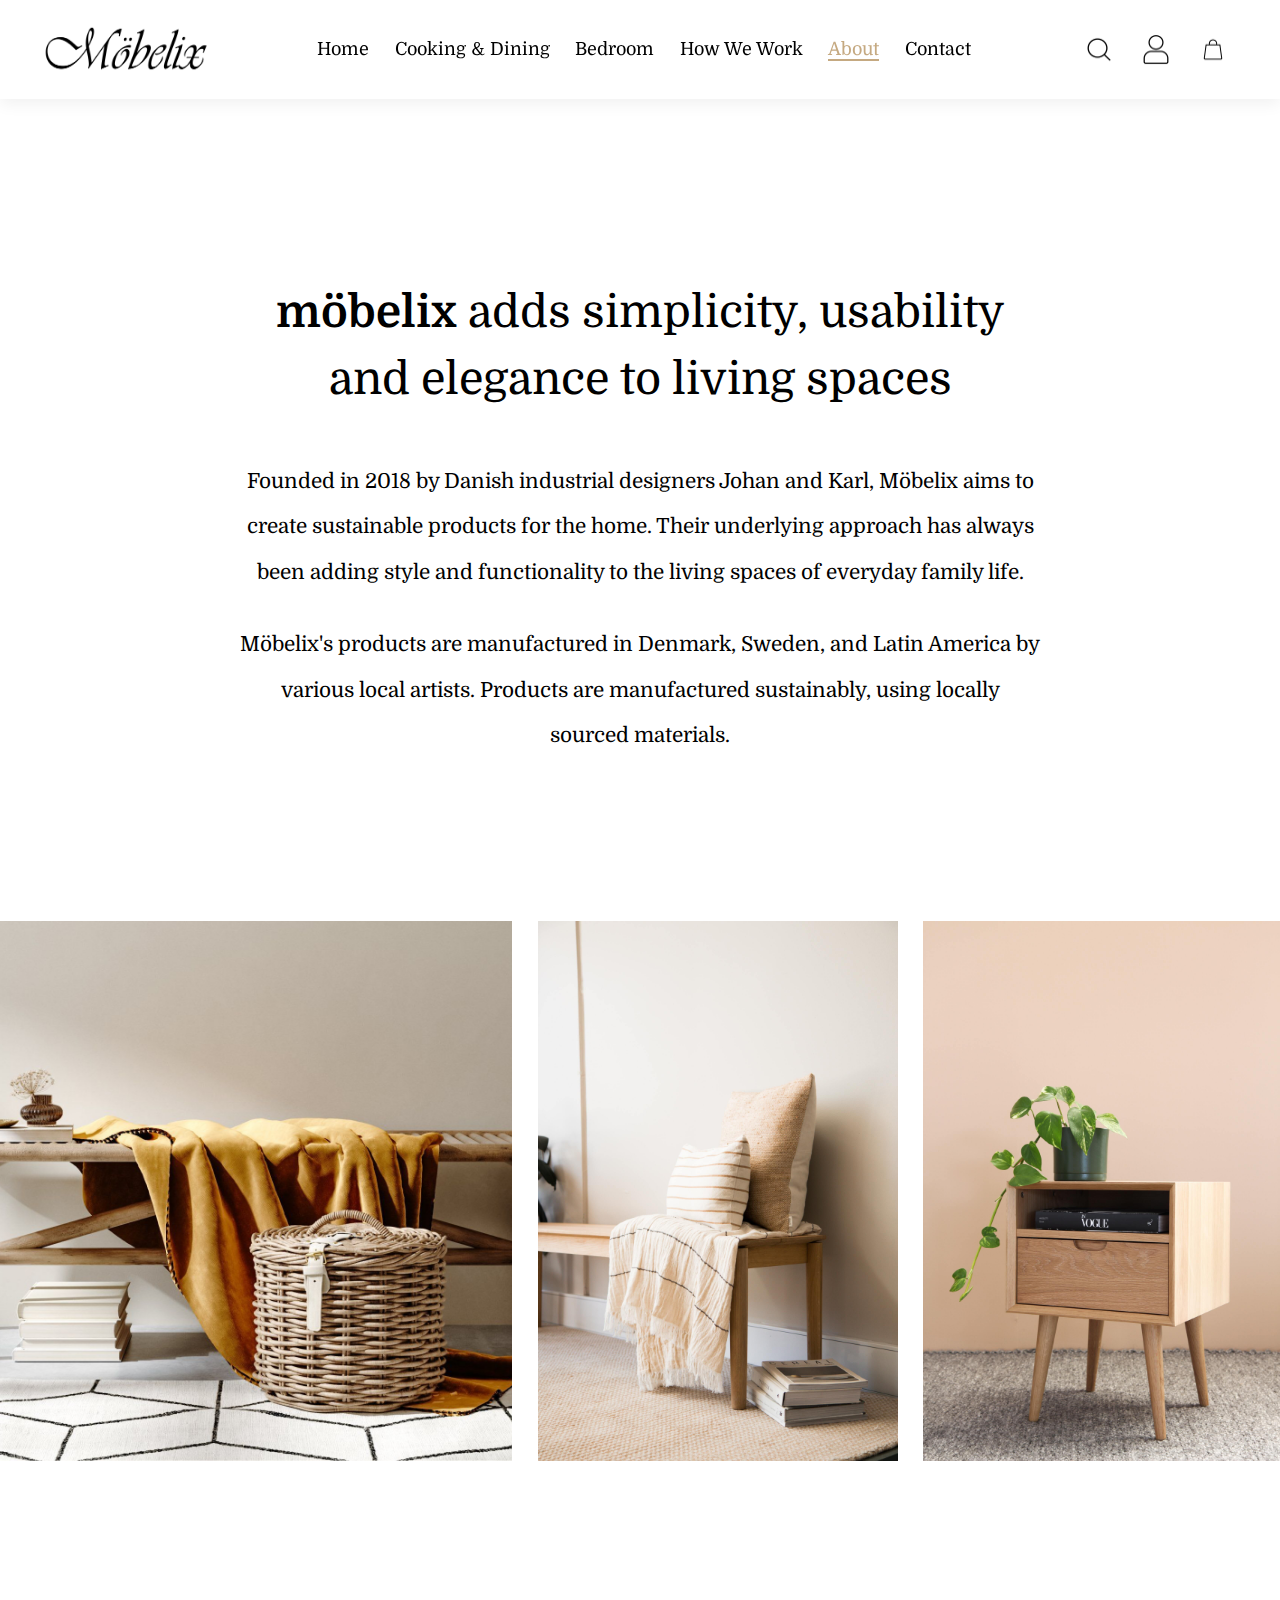
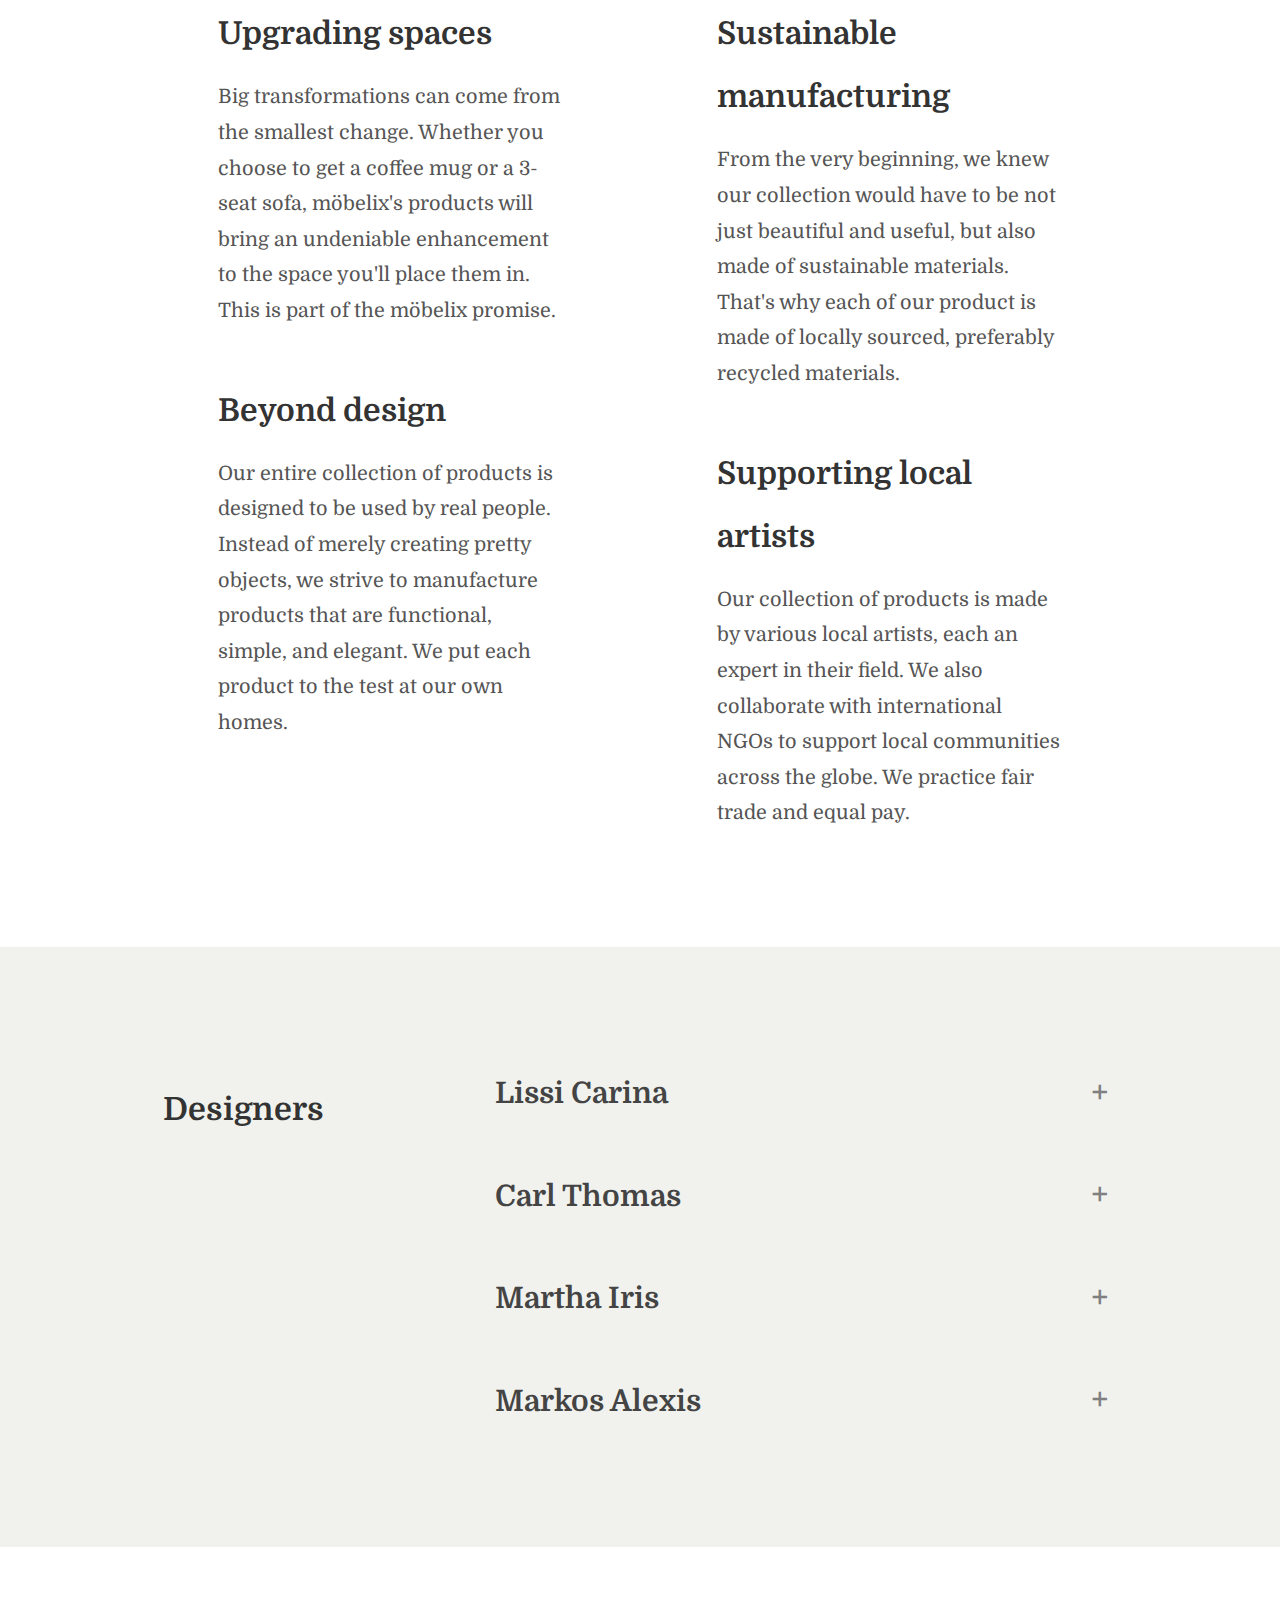
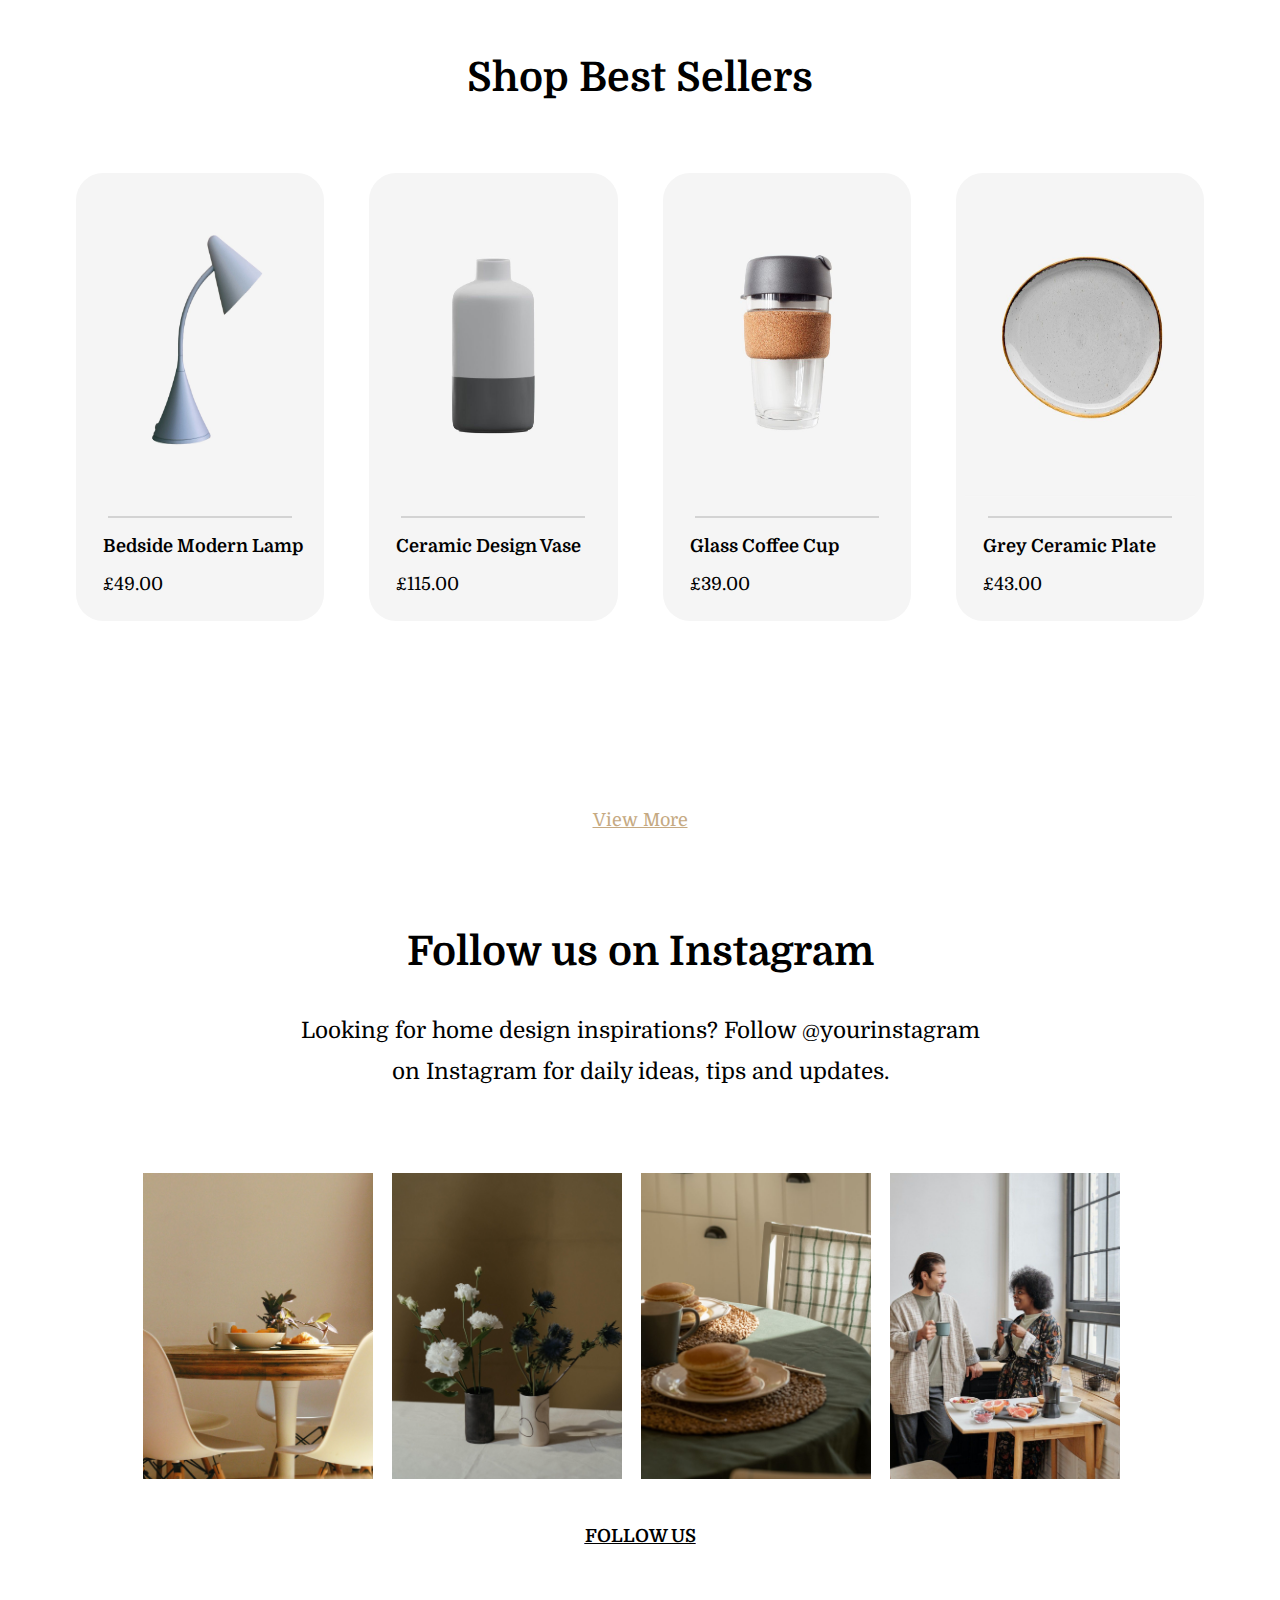
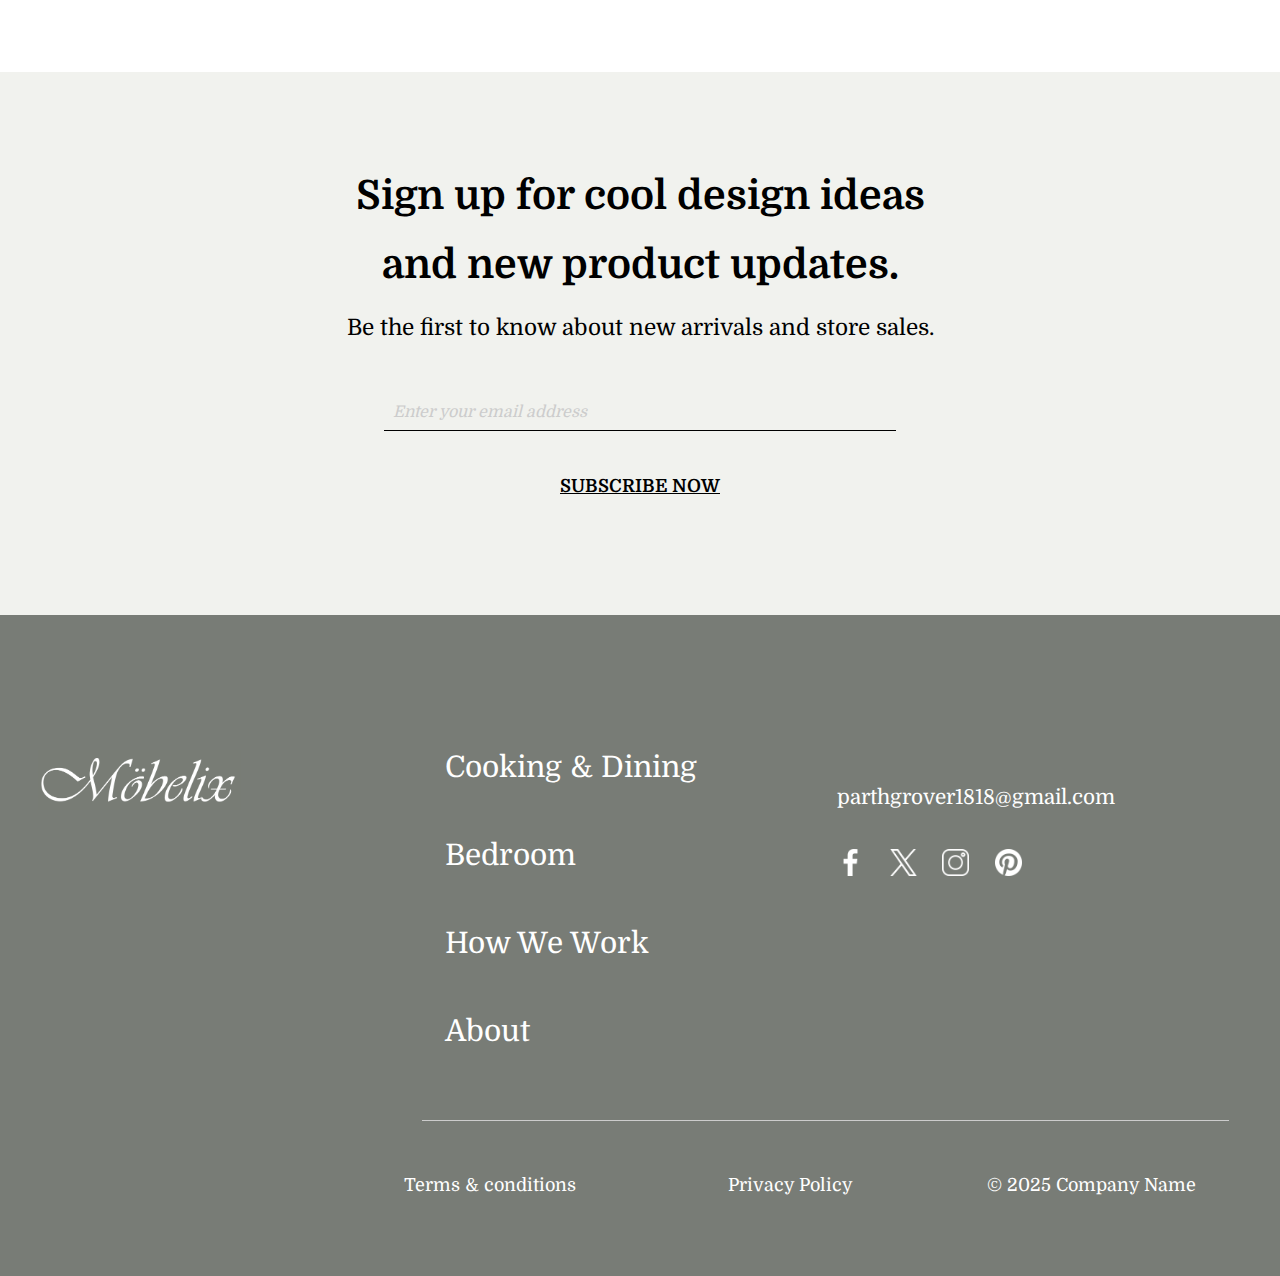
<file: about.html>
<!DOCTYPE html>
<html lang="en">
<head>
    <meta charset="UTF-8">
    <meta name="viewport" content="width=device-width, initial-scale=1.0, maximum-scale=1.0, user-scalable=no">
    <title>Home Furniture</title>
    <link rel="stylesheet" href="style_about.css">
</head>
<body>

    <p class="mobile_view">Use a desktop to visit the website.</p>

    <div class="website-content">

        <section id="header">
            <a href="#"><img src="images/logo.png" class="logo" alt="Website Logo"></a>
    
            <div>
                <ul id="navbar_headers">
                    <li><a href="index.html">Home</a></li>
                    <li><a href="cd.html">Cooking & Dining</a></li>
                    <li><a href="bedroom.html">Bedroom</a></li>
                    <li><a href="howwework.html">How We Work</a></li>
                    <li><a class="active" href="about.html">About</a></li>
                    <li><a href="contact.html">Contact</a></li>
                </ul>
            </div>
    
            <div>
                <ul id="navbar_icons">
                    <li><a href="search.html"><img src="images/magnifying-glass.png"></a></li>
                    <li><a href="profile.html"><img src="images/people.png"></a></li>
                    <li><a href="basket.html"><img src="images/shopping-bag.png"></a></li>
                </ul>
            </div>
    
        </section>

        <section id="big0">
            <h2><span style="font-weight: bold;">möbelix</span> adds simplicity, usability and elegance to living spaces</h2>
            <p>Founded in 2018 by Danish industrial designers Johan and Karl, Möbelix aims to create sustainable products for the home. Their underlying approach has always been adding style and functionality to the living spaces of everyday family life. </p>
            <p style="margin-top: 3vh;">Möbelix's products are manufactured in Denmark, Sweden, and Latin America by various local artists. Products are manufactured sustainably, using locally sourced materials.</p>
        </section>

        <section id="big1">
            <img src="images/Bench-with-decor-close-up-in-home-interior-1920w.jpg">
            <img src="images/pillows-blanket-on-bench-1920w.jpg">
            <img src="images/plant-on-nighstand-table-1920w.jpg">
        </section>


        <section id="big2">

            <div class="row">

                <div class="each_block">
                    <h2>Upgrading spaces</h2>
                    <p>Big transformations can come from the smallest change. Whether you choose to get a coffee mug or a 3-seat sofa, möbelix's products will bring an undeniable enhancement to the space you'll place them in. This is part of the möbelix promise.</p>
                </div>

                <div class="each_block">
                    <h2>Beyond design</h2>
                    <p>Our entire collection of products is designed to be used by real people. Instead of merely creating pretty objects, we strive to manufacture products that are functional, simple, and elegant. We put each product to the test at our own homes.</p>
                </div>

            </div>

            <div class="row">

                <div class="each_block">
                    <h2>Sustainable manufacturing</h2>
                    <p>From the very beginning, we knew our collection would have to be not just beautiful and useful, but also made of sustainable materials. That's why each of our product is made of locally sourced, preferably recycled materials.</p>
                </div>

                <div class="each_block">
                    <h2>Supporting local artists</h2>
                    <p>Our collection of products is made by various local artists, each an expert in their field. We also collaborate with international NGOs to support local communities across the globe. We practice fair trade and equal pay.</p>
                </div>

            </div>

        </section>

        <section id="big_between1">

            <div class="designers_heading">
                <h1>Designers</h1>
            </div>
        
            <div class="designers_list">
                <div class="designer">
                    <div class="designer_header">
                        <h2>Lissi Carina</h2>
                        <span class="toggle-icon">+</span>
                    </div>
                    <p class="designer_info">
                        An expert in interior design and textiles, Lissi has been a home stylist and textile designer for over a decade. Some of her previous customers include Michelin-star restaurants and top-tier furnishing companies in Copenhagen.
                   </p>
                </div>
        
                <div class="designer">
                    <div class="designer_header">
                        <h2>Carl Thomas</h2>
                        <span class="toggle-icon">+</span>
                    </div>
                    <p class="designer_info">
                        An expert in interior design and textiles, Carl has been a home stylist and textile designer for over a decade. Some of his previous customers include Michelin-star restaurants and top-tier furnishing companies in Copenhagen.
                    </p>
                </div>
        
                <div class="designer">
                    <div class="designer_header">
                        <h2>Martha Iris</h2>
                        <span class="toggle-icon">+</span>
                    </div>
                    <p class="designer_info">
                        An expert in interior design and textiles, Martha has been a home stylist and textile designer for over a decade. Some of her previous customers include Michelin-star restaurants and top-tier furnishing companies in Copenhagen.
                    </p>
                </div>
        
                <div class="designer">
                    <div class="designer_header">
                        <h2>Markos Alexis</h2>
                        <span class="toggle-icon">+</span>
                    </div>
                    <p class="designer_info">
                        An expert in interior design and textiles, Markos has been a home stylist and textile designer for over a decade. Some of his previous customers include Michelin-star restaurants and top-tier furnishing companies in Copenhagen.
                    </p>
                </div>
            </div>
        
        </section>

        <section id="big3">
            <h2 id="shop_best_seller">Shop Best Sellers</h2>
        
            <div id="best_seller_container"></div>
        
            <p id="view_less">View More</p>
        </section>
    

        <section id="big9">
            <h2>Follow us on Instagram</h2>
            <h3>Looking for home design inspirations? Follow @yourinstagram<br>on Instagram for daily ideas, tips and updates.</h3>

            <div>
                <div id="four_image_container">
                    <img src="images/dining-table-white-chair-fruit-basket-1920w.jpg">
                </div>
                <div id="four_image_container">
                    <img src="images/flower-vases-on-white-table.jpg">
                </div>
                <div id="four_image_container">
                    <img src="images/closeup-view-breakfast-table-pancakes-mug.jpg">
                </div>
                <div id="four_image_container">
                    <img src="images/couple-having-breakfast-kitchen-speaking-1920w.jpg">
                </div>
            </div>

            <a href="https://www.instagram.com"><p>FOLLOW US</p></a>
        </section>

        <section id="big10">

            <h2>Sign up for cool design ideas <br>and new product updates.</h2>
            <h3>Be the first to know about new arrivals and store sales.</h3>
            <input id="email" placeholder="Enter your email address">
            <p id="subscribeButton">SUBSCRIBE NOW</p>
            <div id="message">message</div>

        </section>

        <section id="big11">

            <footer>
                <div class="footer_container">

                    <div>
                        <div id="footer_logo">
                            <a><img src="images/green_logo.png" id="green_logo" alt="Website Logo"></a>
                        </div>
    
    
                        <div class="links">
                            <ul>
                                <li><a href="cd.html">Cooking & Dining</a></li>
                                <li><a href="bedroom.html">Bedroom</a></li>
                                <li><a href="howwework.html">How We Work</a></li>
                                <li><a href="about.html">About</a></li>
                            </ul>
                        </div>
                        <div class="contact">
                            <p><br>parthgrover1818@gmail.com</p>
                            <div class="social_icons">
                                <span><a href="https://www.facebook.com"><img src="images/facebook-app-symbol.png" alt="Facebook"></a></span>
                                <span><a href="https://www.x.com"><img src="images/twitter.png" alt="Twitter"></a></span>
                                <span><a href="https://www.instagram.com"><img src="images/instagram.png" alt="Instagram"></a></span>
                                <span><a href="https://www.pinterest.com"><img src="images/pinterest-logo.png" alt="Pinterest"></a></span>
                            </div>
                        </div>
                    </div>
        
                    <hr>
                
                    <div class="footer_bottom">
                        <p></p>
                        <p><a href="tnc.html">Terms & conditions</a></p>
                        <p><a href="privacy_policy.html">Privacy Policy</a></p>
                        <p>© 2025 Company Name</p>
                    </div>
                    
                </div>

            </footer>

        </section>
    </div>

    <script src="about.js"></script>
</body>
</html>
</file>
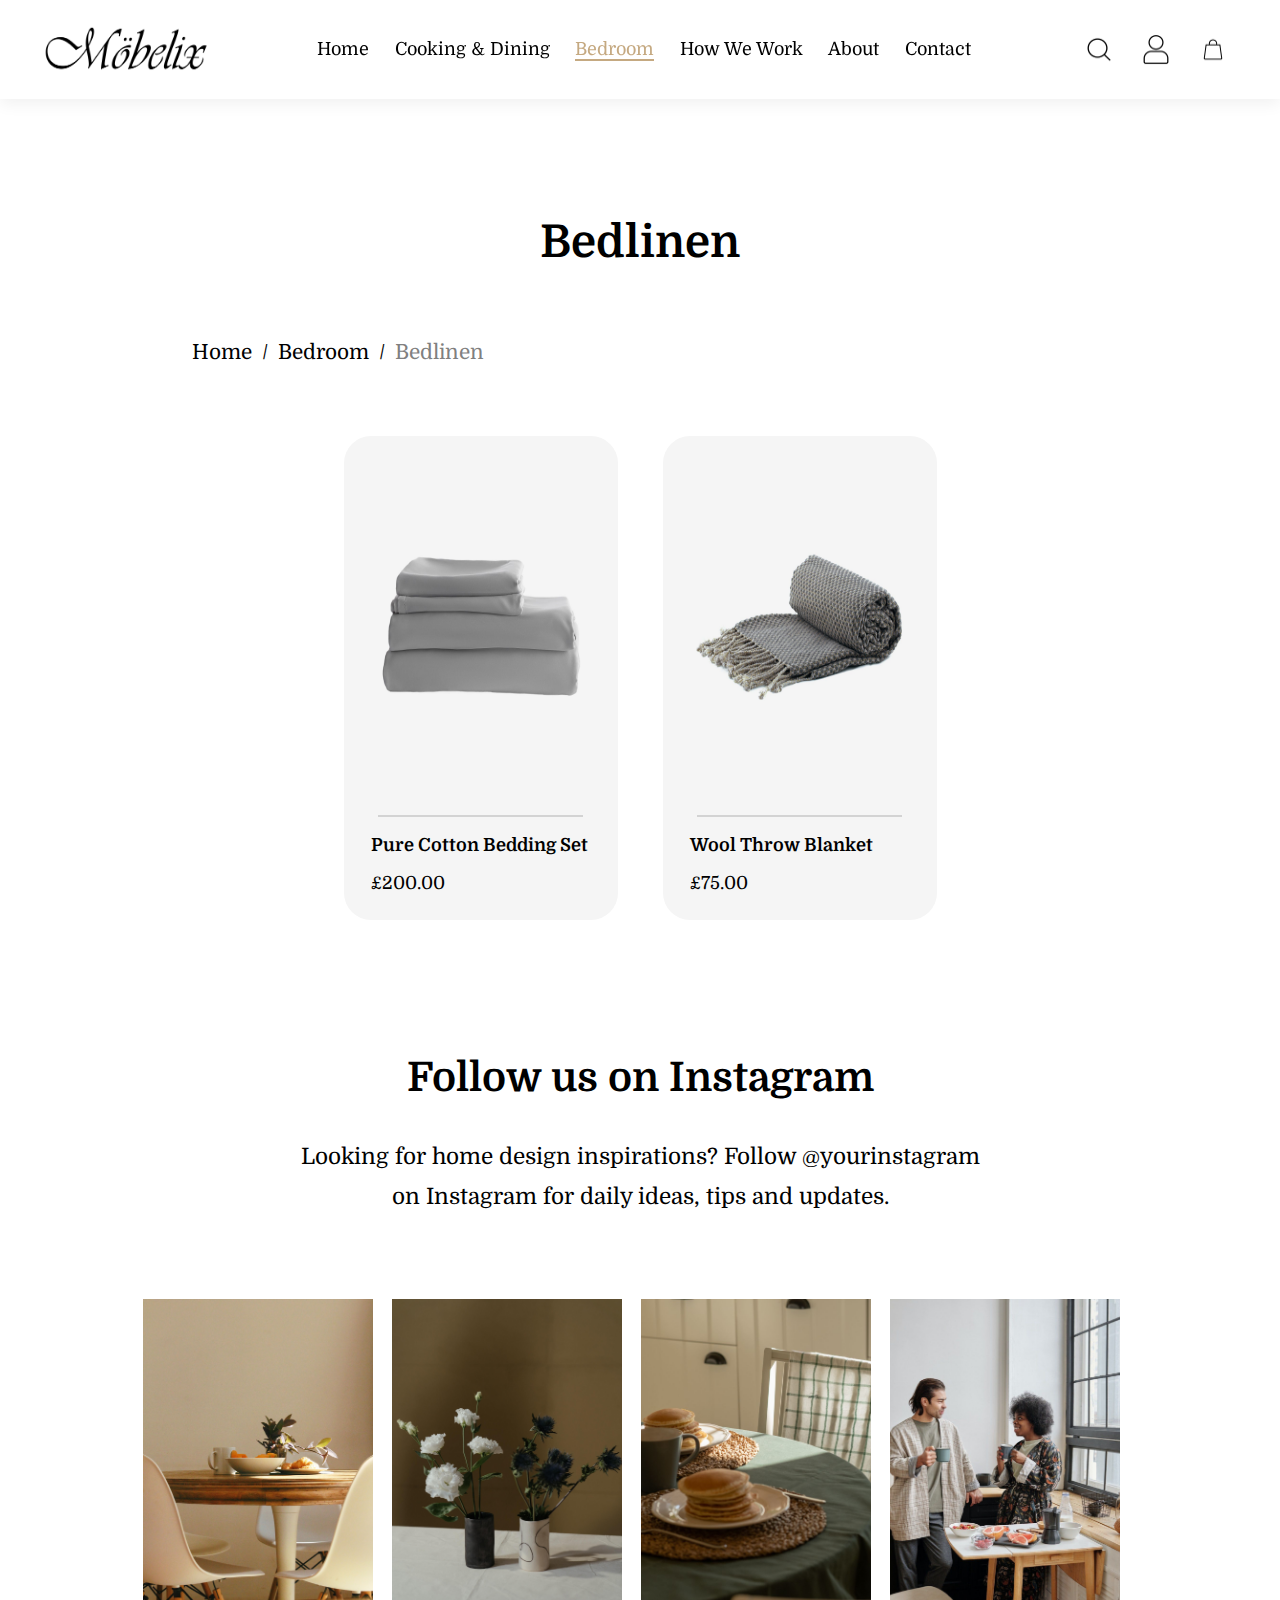
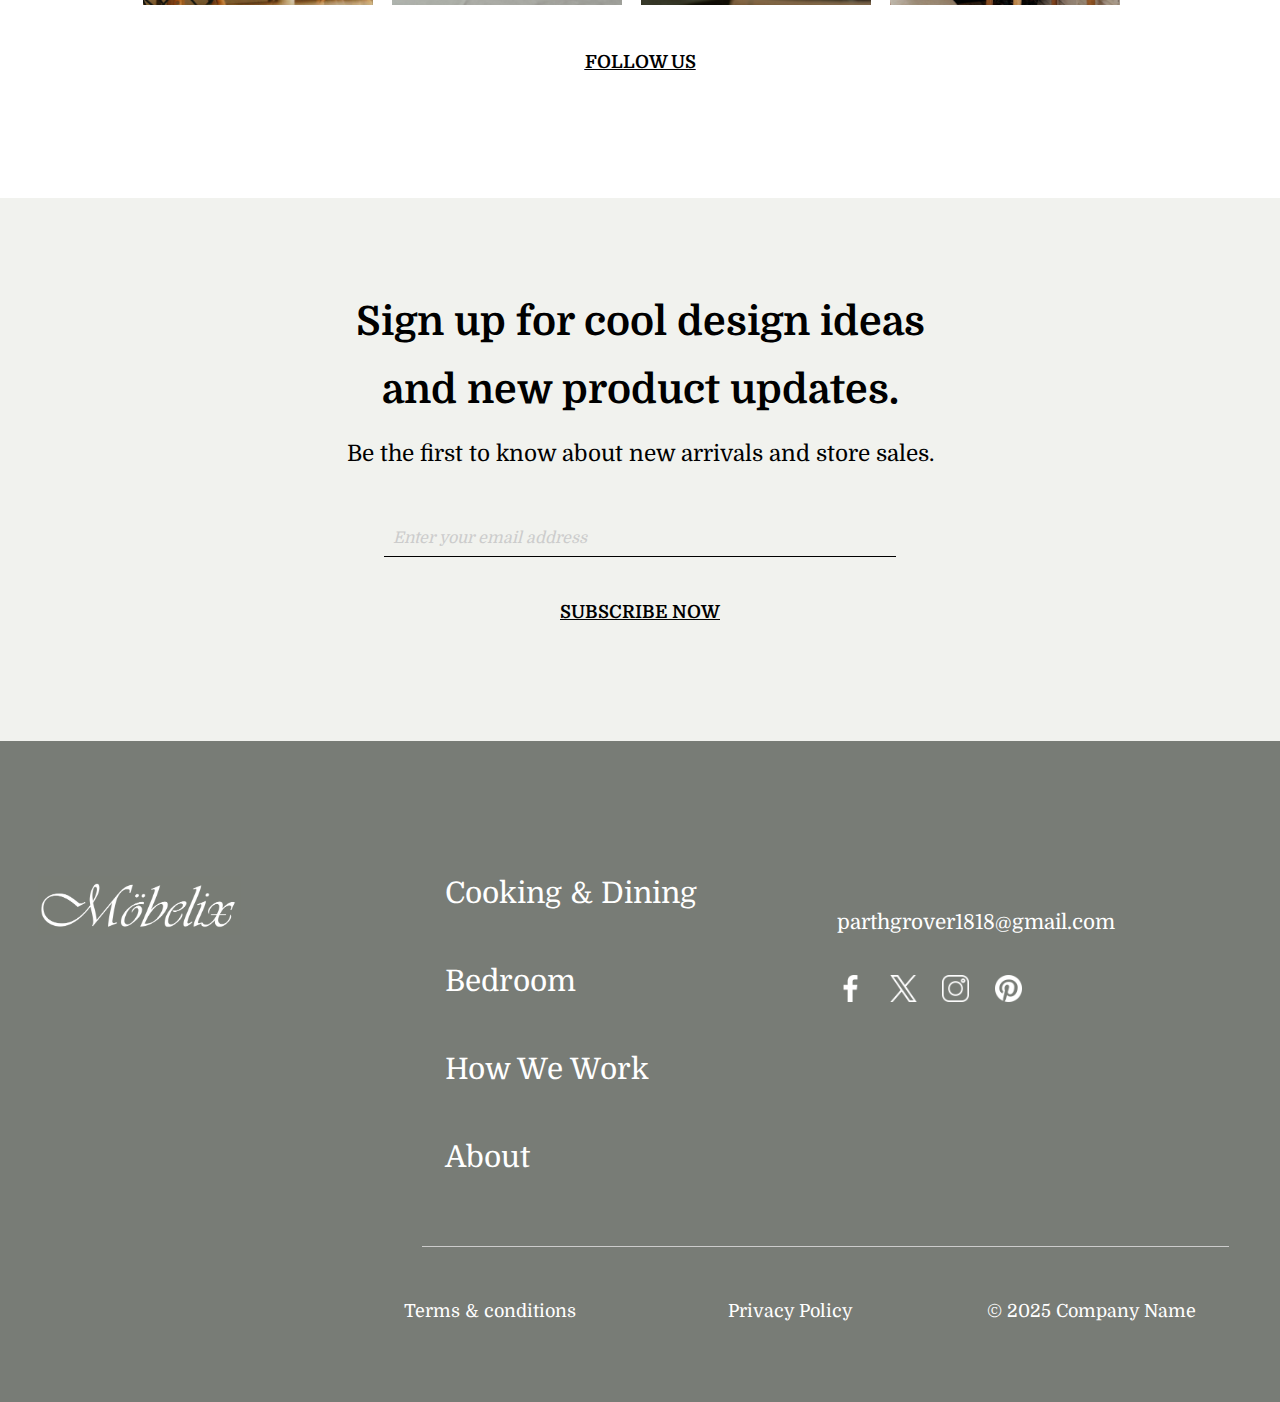
<file: bedlinen.html>
<!DOCTYPE html>
<html lang="en">
<head>
    <meta charset="UTF-8">
    <meta name="viewport" content="width=device-width, initial-scale=1.0, maximum-scale=1.0, user-scalable=no">
    <title>Home Furniture</title>
    <link rel="stylesheet" href="style_bedlinen.css">
</head>
<body>

    <p class="mobile_view">Use a desktop to visit the website.</p>

    <div class="website-content">

        <section id="header">
            <a href="#"><img src="images/logo.png" class="logo" alt="Website Logo"></a>

            <div>
                <ul id="navbar_headers">
                    <li><a href="index.html">Home</a></li>
                    <li><a href="cd.html">Cooking & Dining</a></li>
                    <li><a class="active" href="bedroom.html">Bedroom</a></li>
                    <li><a href="howwework.html">How We Work</a></li>
                    <li><a href="about.html">About</a></li>
                    <li><a href="contact.html">Contact</a></li>
                </ul>
            </div>

            <div>
                <ul id="navbar_icons">
                    <li><a href="search.html"><img src="images/magnifying-glass.png"></a></li>
                    <li><a href="profile.html"><img src="images/people.png"></a></li>
                    <li><a href="basket.html"><img src="images/shopping-bag.png"></a></li>
                </ul>
            </div>
    
        </section>

        <section id="heading">

            <h2>Bedlinen</h2>
            
            <p style=" cursor: pointer;"><a href="index.html" style="text-decoration: none; color: black;">Home&nbsp</a> / <a href="bedroom.html" style="text-decoration: none; color: black;">&nbspBedroom&nbsp</a> / <span style="color: grey;">&nbspBedlinen</span></p>
        </section>

        <section id="big3"> 
        
            <div id="best_seller_container"></div>
        
        </section>

        <section id="big9">
            <h2>Follow us on Instagram</h2>
            <h3>Looking for home design inspirations? Follow @yourinstagram<br>on Instagram for daily ideas, tips and updates.</h3>

            <div>
                <div id="four_image_container">
                    <img src="images/dining-table-white-chair-fruit-basket-1920w.jpg">
                </div>
                <div id="four_image_container">
                    <img src="images/flower-vases-on-white-table.jpg">
                </div>
                <div id="four_image_container">
                    <img src="images/closeup-view-breakfast-table-pancakes-mug.jpg">
                </div>
                <div id="four_image_container">
                    <img src="images/couple-having-breakfast-kitchen-speaking-1920w.jpg">
                </div>
            </div>

            <a href="https://www.instagram.com"><p>FOLLOW US</p></a>
        </section>

        <section id="big10">

            <h2>Sign up for cool design ideas <br>and new product updates.</h2>
            <h3>Be the first to know about new arrivals and store sales.</h3>
            <input id="email" placeholder="Enter your email address">
            <p id="subscribeButton">SUBSCRIBE NOW</p>
            <div id="message">message</div>

        </section>

        <section id="big11">

            <footer>
                <div class="footer_container">

                    <div>
                        <div id="footer_logo">
                            <a><img src="images/green_logo.png" id="green_logo" alt="Website Logo"></a>
                        </div>
    
                        <div class="links">
                            <ul>
                                <li><a href="cd.html">Cooking & Dining</a></li>
                                <li><a href="bedroom.html">Bedroom</a></li>
                                <li><a href="howwework.html">How We Work</a></li>
                                <li><a href="about.html">About</a></li>
                            </ul>
                        </div>
                        <div class="contact">
                            <p><br>parthgrover1818@gmail.com</p>
                            <div class="social_icons">
                                <span><a href="https://www.facebook.com"><img src="images/facebook-app-symbol.png" alt="Facebook"></a></span>
                                <span><a href="https://www.x.com"><img src="images/twitter.png" alt="Twitter"></a></span>
                                <span><a href="https://www.instagram.com"><img src="images/instagram.png" alt="Instagram"></a></span>
                                <span><a href="https://www.pinterest.com"><img src="images/pinterest-logo.png" alt="Pinterest"></a></span>
                            </div>
                        </div>
                    </div>

                    <hr>

                    <div class="footer_bottom">
                        <p></p>
                        <p><a href="tnc.html">Terms & conditions</a></p>
                        <p><a href="privacy_policy.html">Privacy Policy</a></p>
                        <p>© 2025 Company Name</p>
                    </div>
            
                </div>

            </footer>

        </section>

    </div>

    <script src="bedlinen.js"></script>
</body>
</html>
</file>
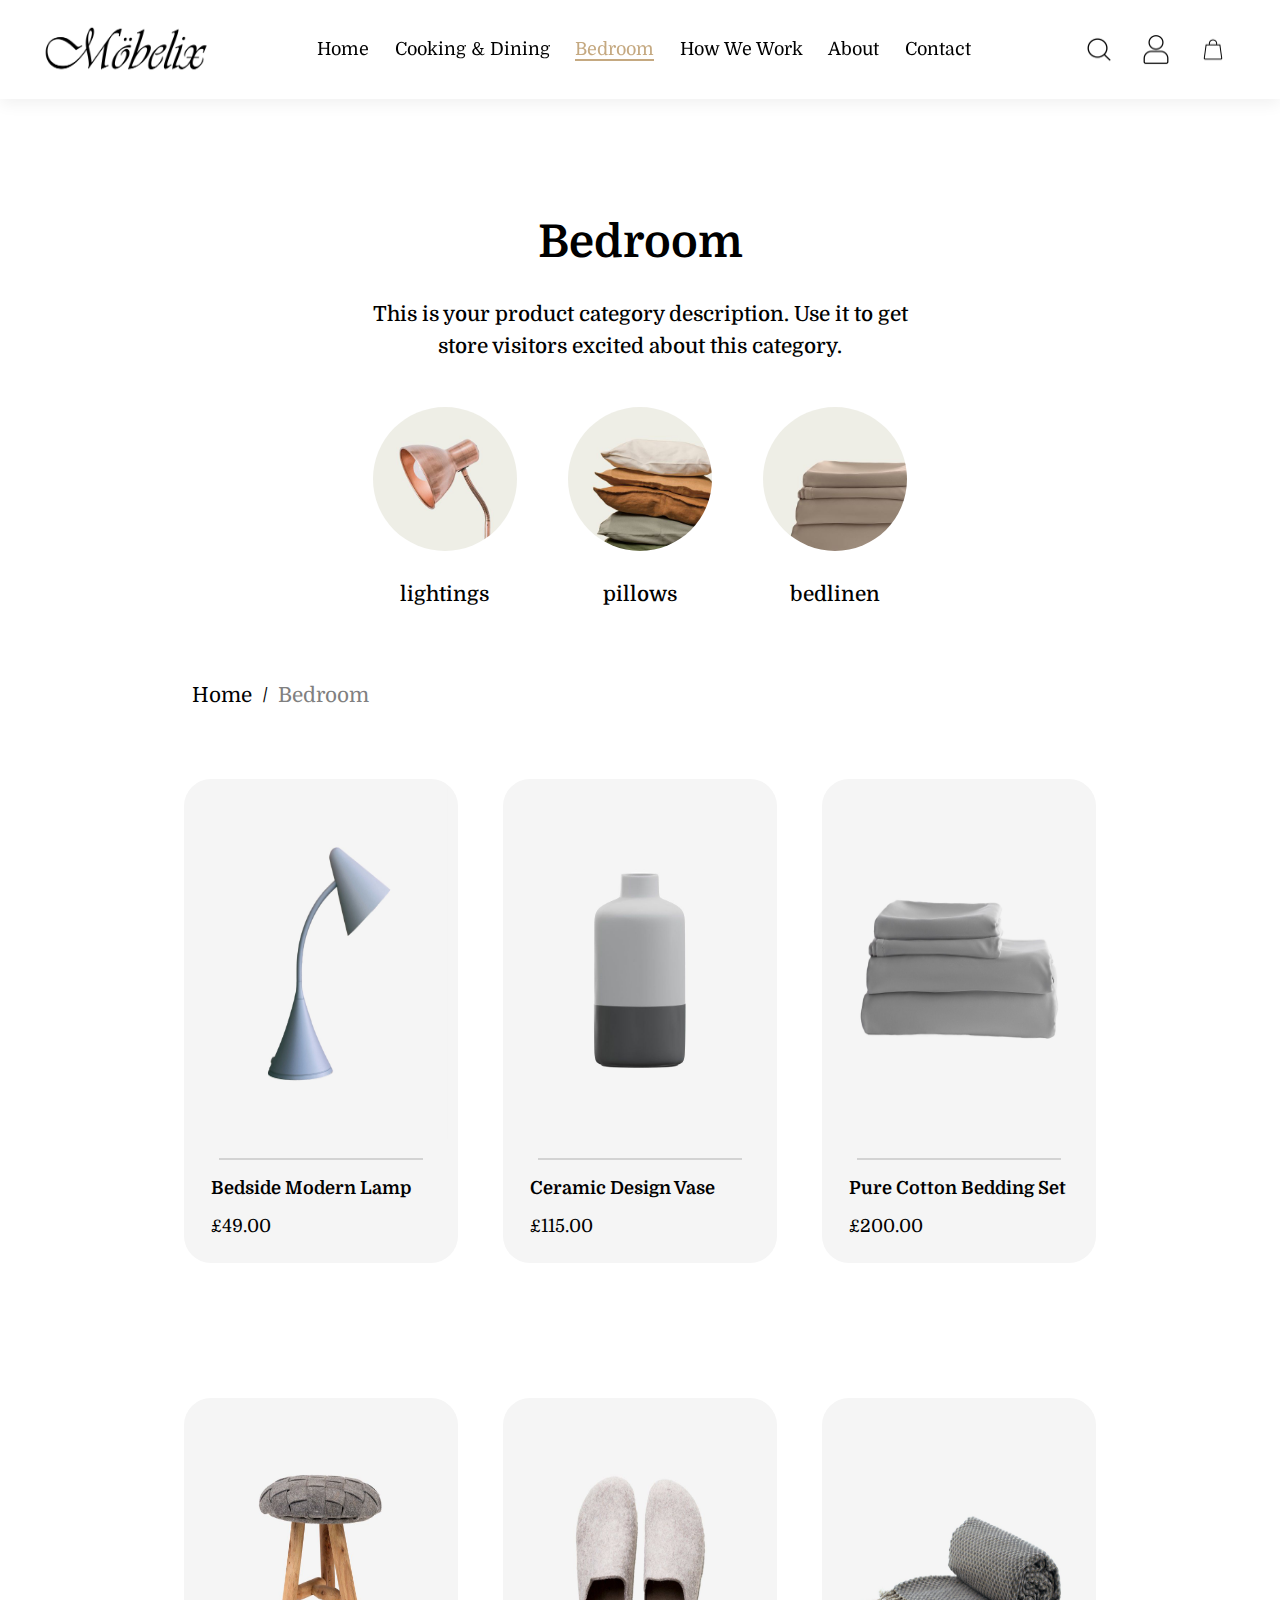
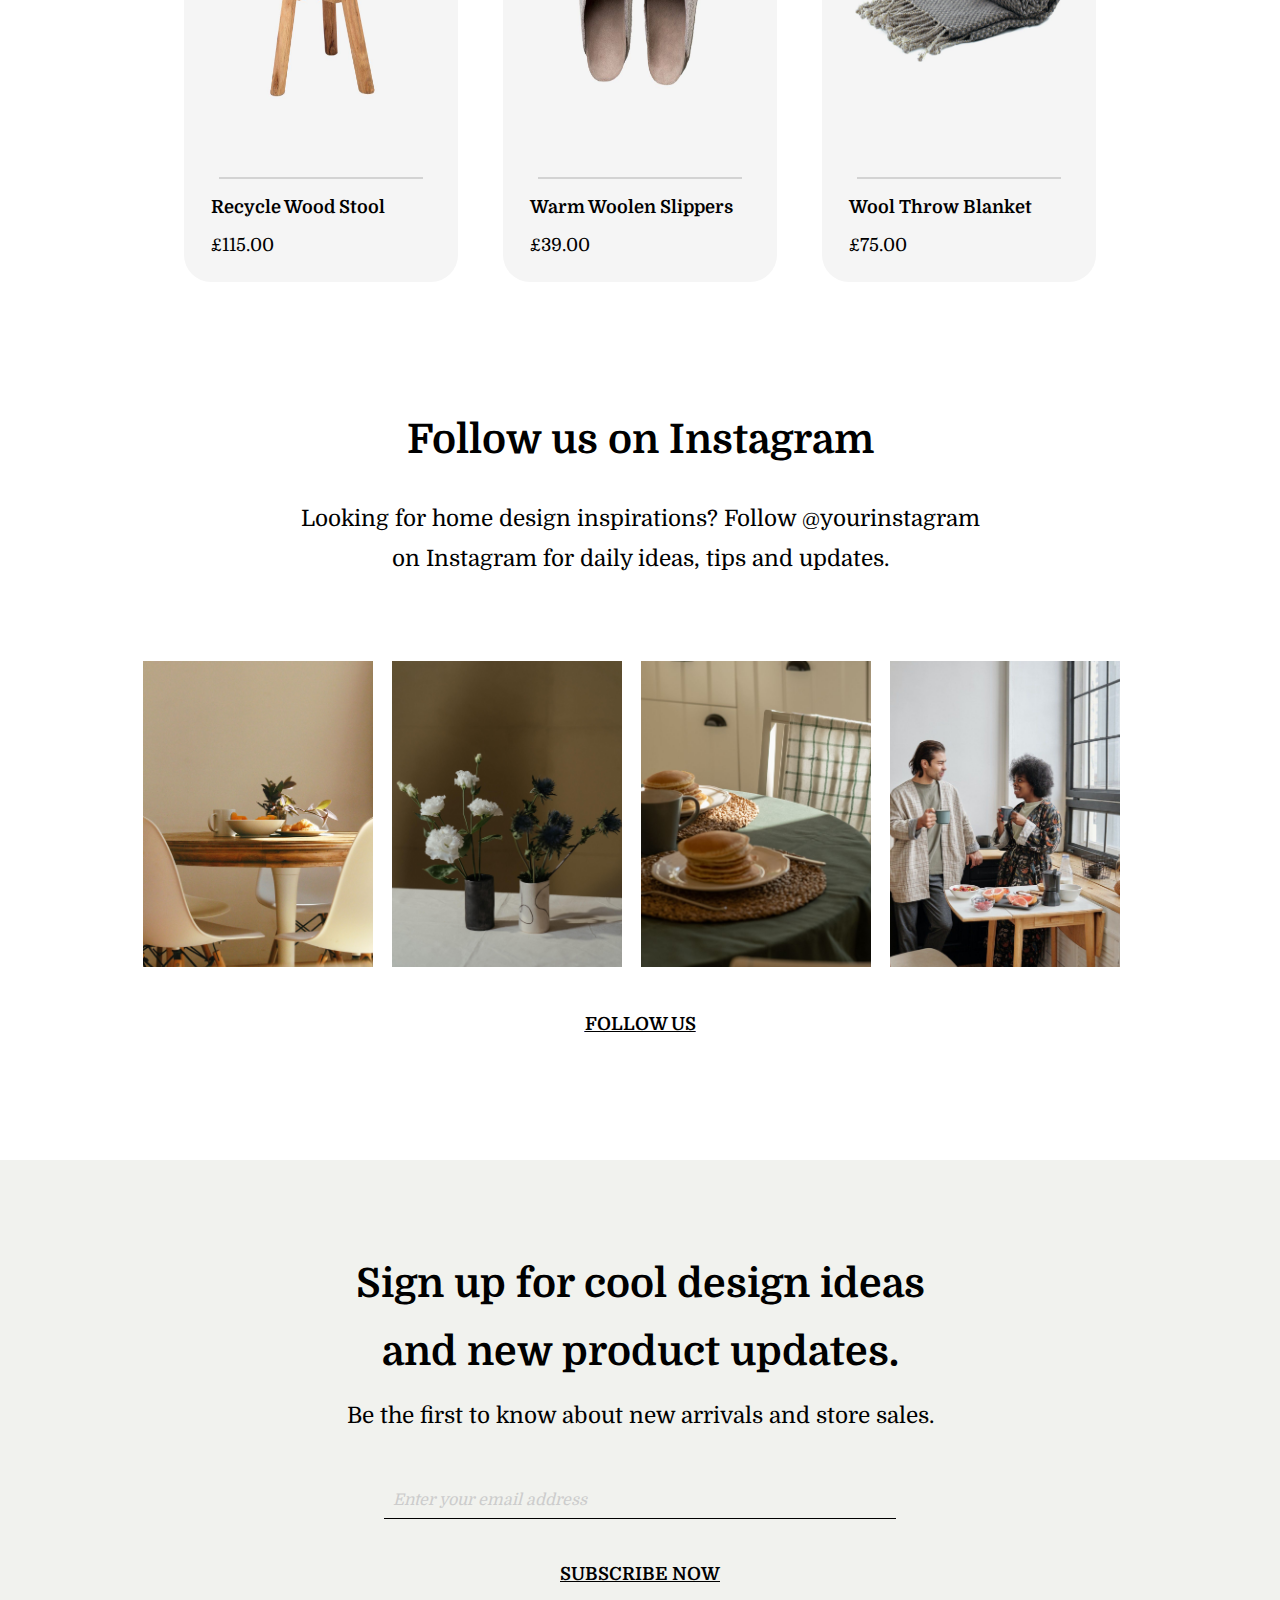
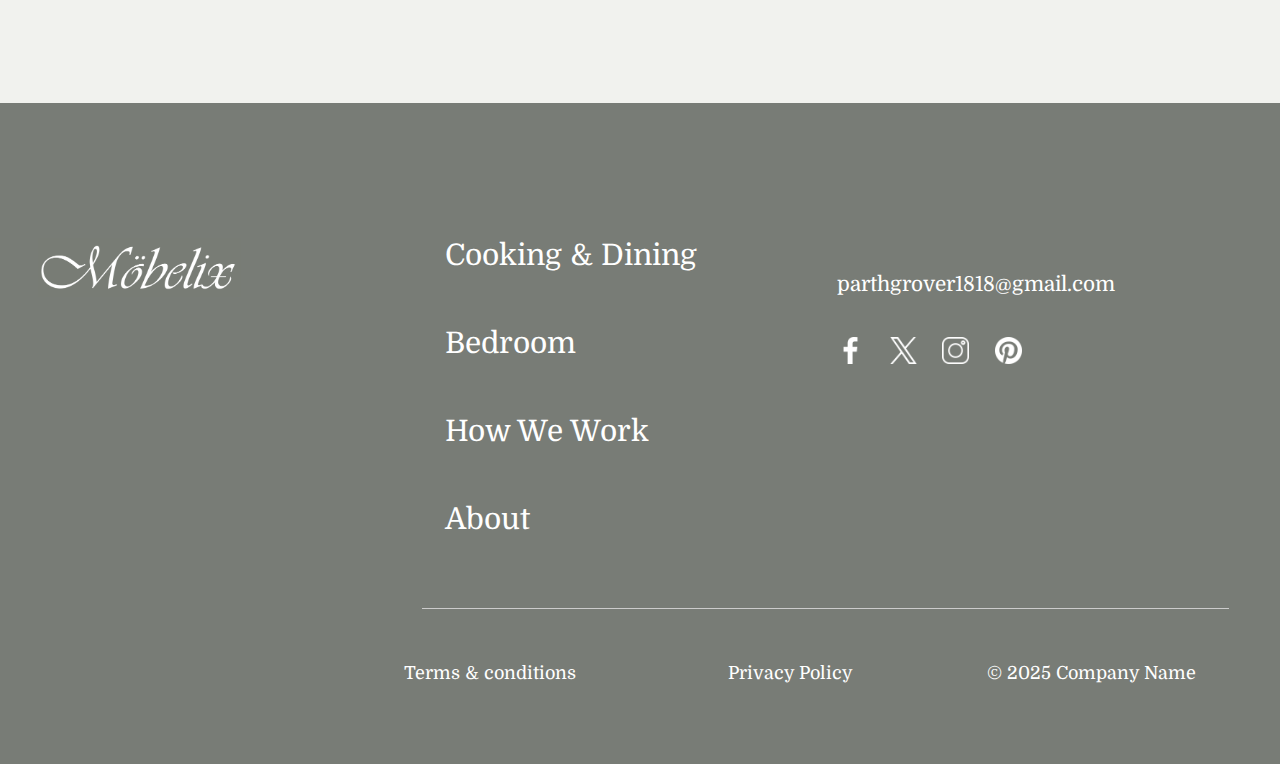
<file: bedroom.html>
<!DOCTYPE html>
<html lang="en">
<head>
    <meta charset="UTF-8">
    <meta name="viewport" content="width=device-width, initial-scale=1.0, maximum-scale=1.0, user-scalable=no">
    <title>Home Furniture</title>
    <link rel="stylesheet" href="style_bedroom.css">
</head>
<body>

    <p class="mobile_view">Use a desktop to visit the website.</p>

    <div class="website-content">

        <section id="header">
            <a href="#"><img src="images/logo.png" class="logo" alt="Website Logo"></a>

            <div>
                <ul id="navbar_headers">
                    <li><a href="index.html">Home</a></li>
                    <li><a href="cd.html">Cooking & Dining</a></li>
                    <li><a class="active" href="bedroom.html">Bedroom</a></li>
                    <li><a href="howwework.html">How We Work</a></li>
                    <li><a href="about.html">About</a></li>
                    <li><a href="contact.html">Contact</a></li>
                </ul>
            </div>

            <div>
                <ul id="navbar_icons">
                    <li><a href="search.html"><img src="images/magnifying-glass.png"></a></li>
                    <li><a href="profile.html"><img src="images/people.png"></a></li>
                    <li><a href="basket.html"><img src="images/shopping-bag.png"></a></li>
                </ul>
            </div>
    
        </section>

        <section id="heading">

            <h2>Bedroom</h2>
            <h3>This is your product category description. Use it to get <br>store visitors excited about this category.</h3>

            <div id="full_image_container">

                <div class="small_container">
                    <a href="lightings.html"><img src="images/lighting-lamp-subcategory-thumbnail-400h.jpg"></a>
                    <h3 class="small_container_heading">lightings</h3>
                </div>

                <div class="small_container">
                    <a href="pillows.html"><img src="images/pillows-subcategory-thumbnail-400h.jpg"></a>
                    <h3 class="small_container_heading">pillows</h3>
                </div>
                
                <div class="small_container">
                    <a href="bedlinen.html"><img src="images/bedlinen-subcategory-thumbnail-400h.jpg"></a>
                    <h3 class="small_container_heading">bedlinen</h3>
                </div>
            </div>


            <p style=" cursor: pointer;"><a href="index.html" style="text-decoration: none; color: black;">Home&nbsp</a> / <span style="color: grey;">&nbspBedroom</span></p>
        </section>

        <section id="big3"> 
        
            <div id="best_seller_container"></div>
        
        </section>

        <section id="big9">
            <h2>Follow us on Instagram</h2>
            <h3>Looking for home design inspirations? Follow @yourinstagram<br>on Instagram for daily ideas, tips and updates.</h3>

            <div>
                <div id="four_image_container">
                    <img src="images/dining-table-white-chair-fruit-basket-1920w.jpg">
                </div>
                <div id="four_image_container">
                    <img src="images/flower-vases-on-white-table.jpg">
                </div>
                <div id="four_image_container">
                    <img src="images/closeup-view-breakfast-table-pancakes-mug.jpg">
                </div>
                <div id="four_image_container">
                    <img src="images/couple-having-breakfast-kitchen-speaking-1920w.jpg">
                </div>
            </div>

            <a href="https://www.instagram.com"><p>FOLLOW US</p></a>
        </section>

        <section id="big10">

            <h2>Sign up for cool design ideas <br>and new product updates.</h2>
            <h3>Be the first to know about new arrivals and store sales.</h3>
            <input id="email" placeholder="Enter your email address">
            <p id="subscribeButton">SUBSCRIBE NOW</p>
            <div id="message">message</div>

        </section>

        <section id="big11">

            <footer>
                <div class="footer_container">

                    <div>
                        <div id="footer_logo">
                            <a><img src="images/green_logo.png" id="green_logo" alt="Website Logo"></a>
                        </div>
    
                        <div class="links">
                            <ul>
                                <li><a href="cd.html">Cooking & Dining</a></li>
                                <li><a href="bedroom.html">Bedroom</a></li>
                                <li><a href="howwework.html">How We Work</a></li>
                                <li><a href="about.html">About</a></li>
                            </ul>
                        </div>
                        <div class="contact">
                            <p><br>parthgrover1818@gmail.com</p>
                            <div class="social_icons">
                                <span><a href="https://www.facebook.com"><img src="images/facebook-app-symbol.png" alt="Facebook"></a></span>
                                <span><a href="https://www.x.com"><img src="images/twitter.png" alt="Twitter"></a></span>
                                <span><a href="https://www.instagram.com"><img src="images/instagram.png" alt="Instagram"></a></span>
                                <span><a href="https://www.pinterest.com"><img src="images/pinterest-logo.png" alt="Pinterest"></a></span>
                            </div>
                        </div>
                    </div>

                    <hr>

                    <div class="footer_bottom">
                        <p></p>
                        <p><a href="tnc.html">Terms & conditions</a></p>
                        <p><a href="privacy_policy.html">Privacy Policy</a></p>
                        <p>© 2025 Company Name</p>
                    </div>
            
                </div>

            </footer>

        </section>

    </div>

    <script src="bedroom.js"></script>
</body>
</html>
</file>
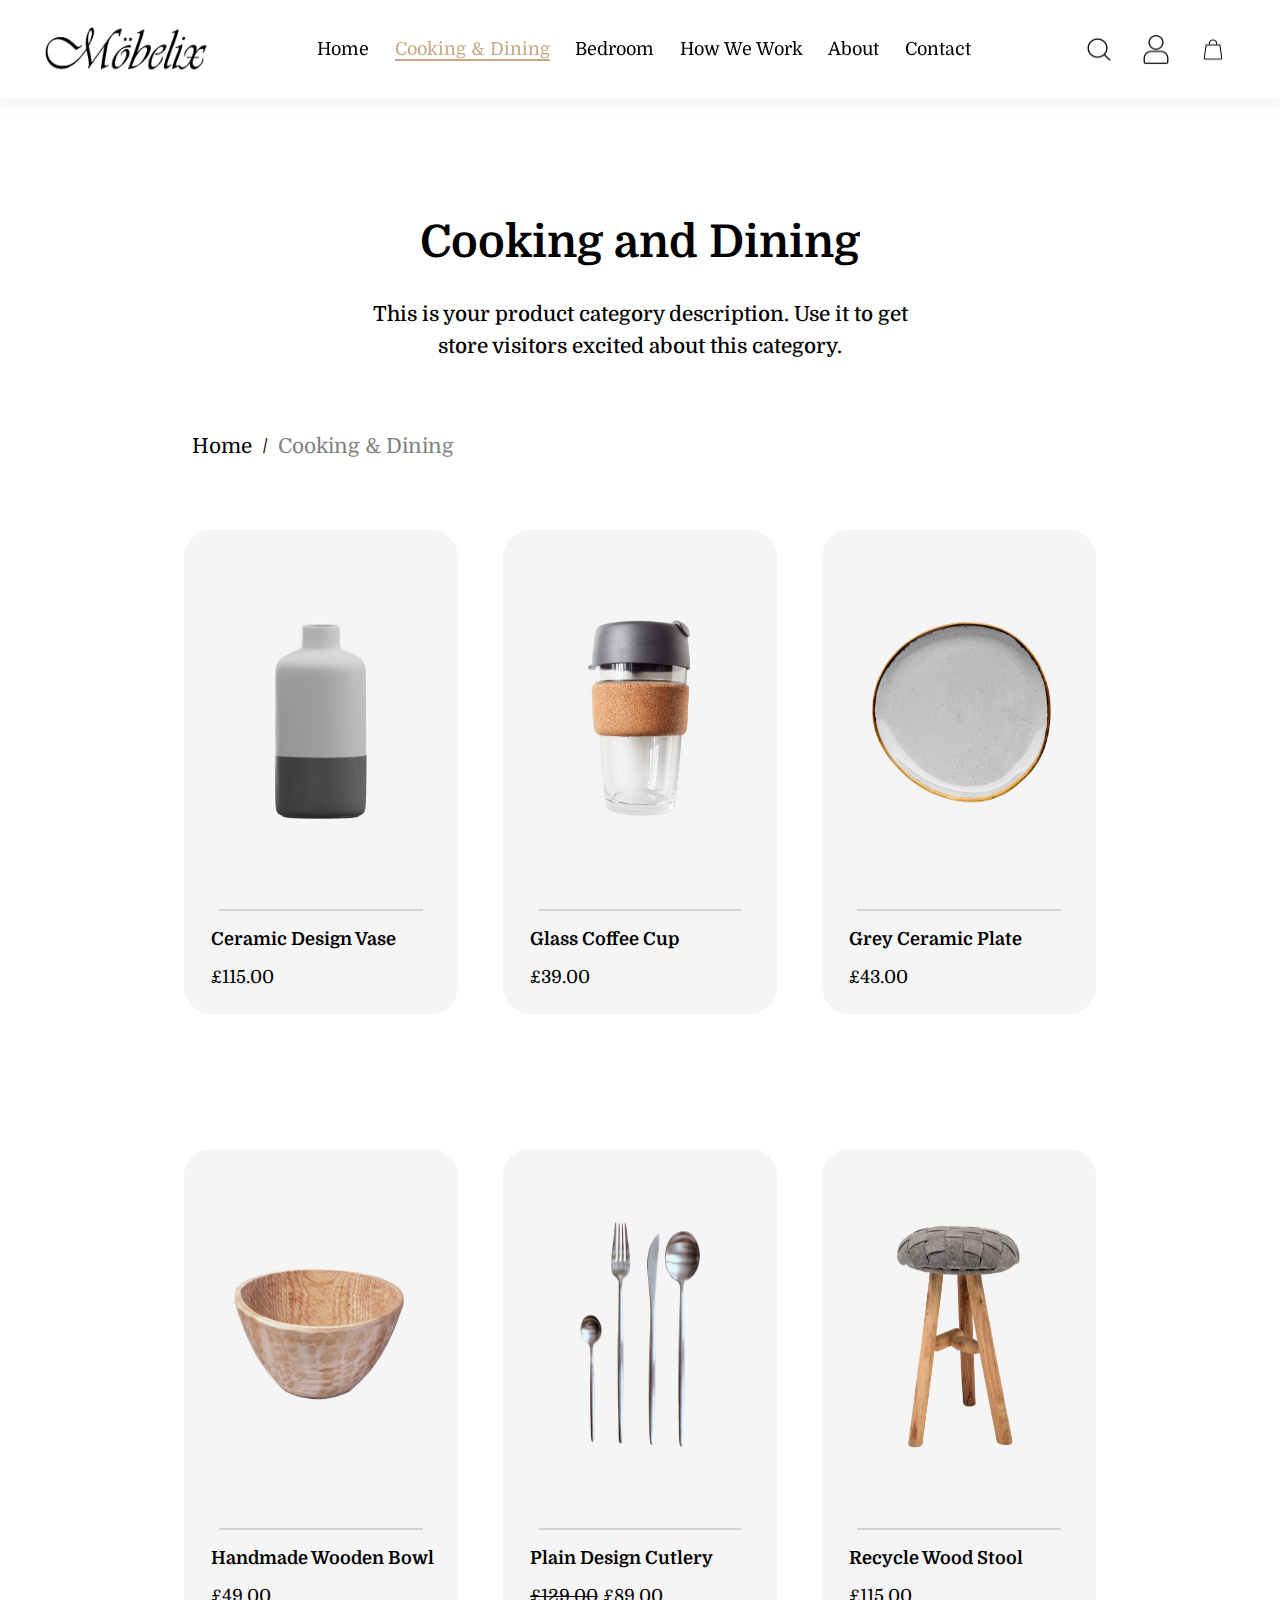
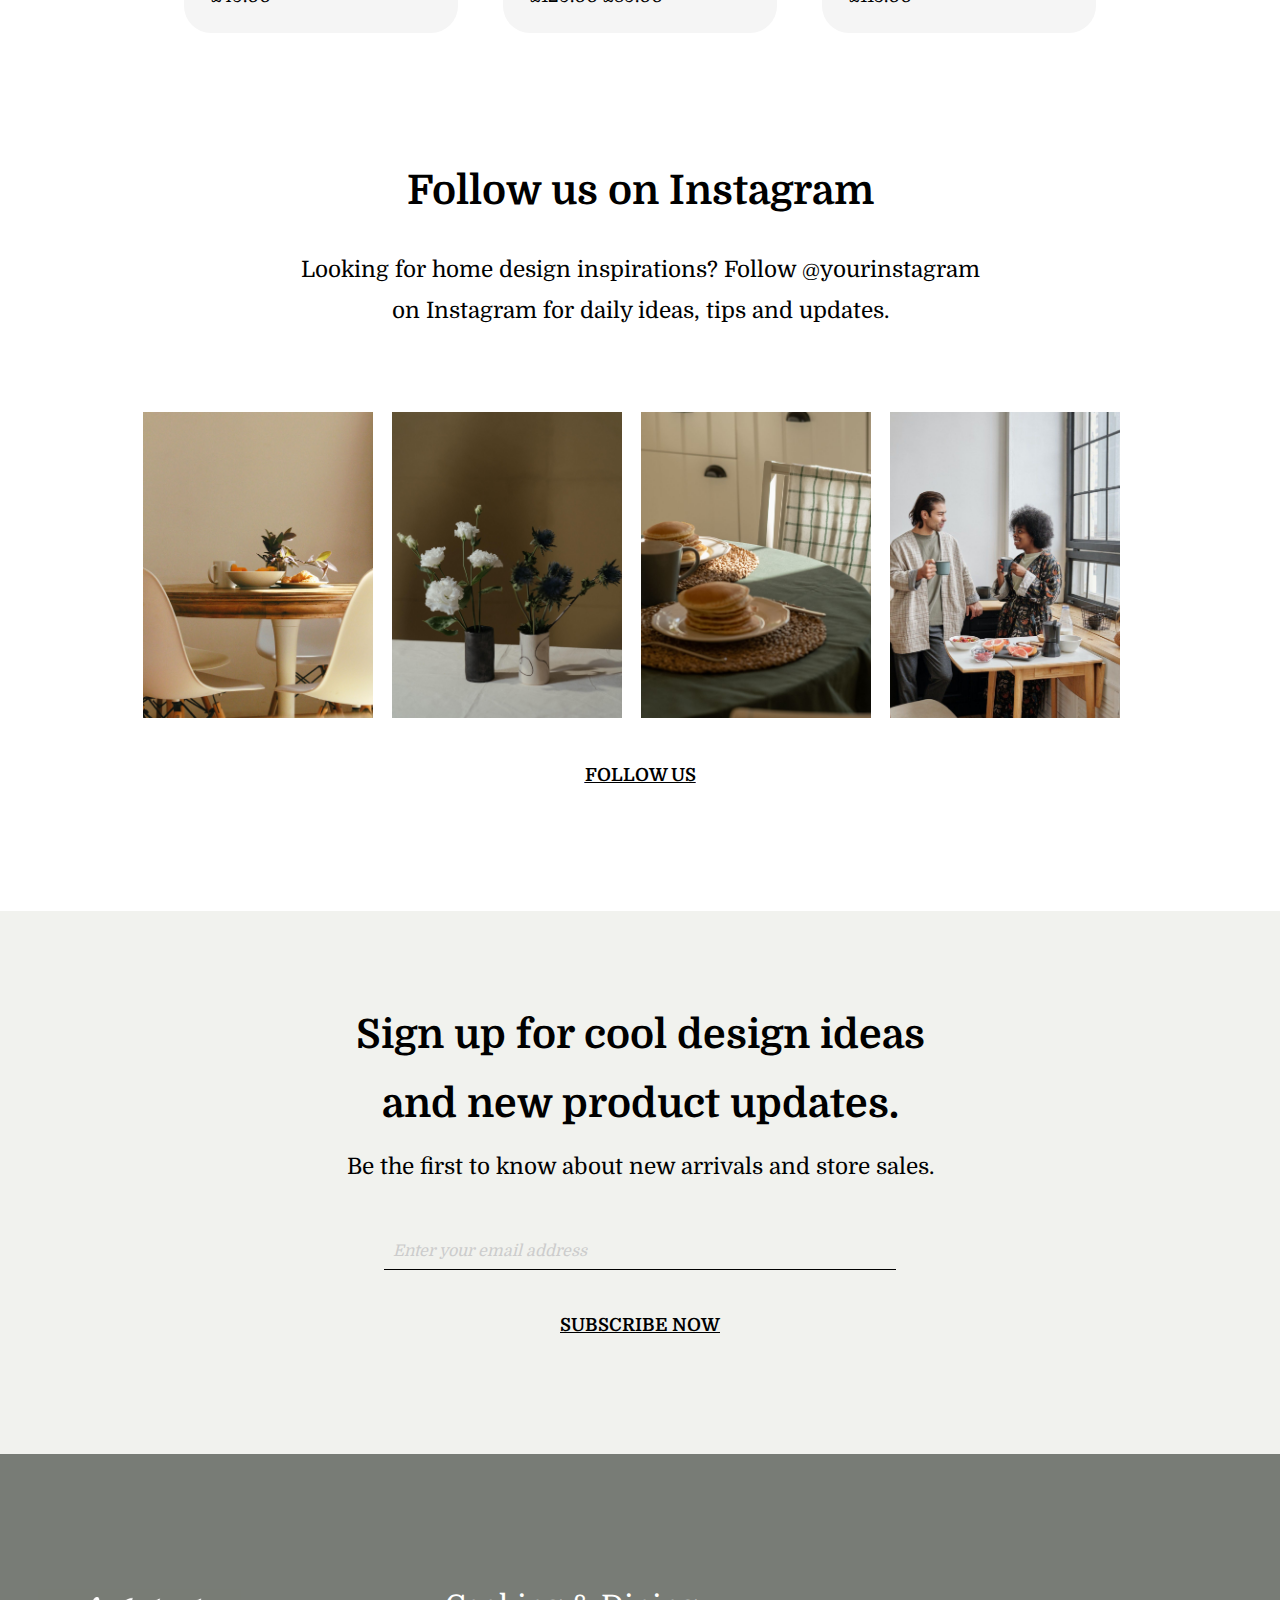
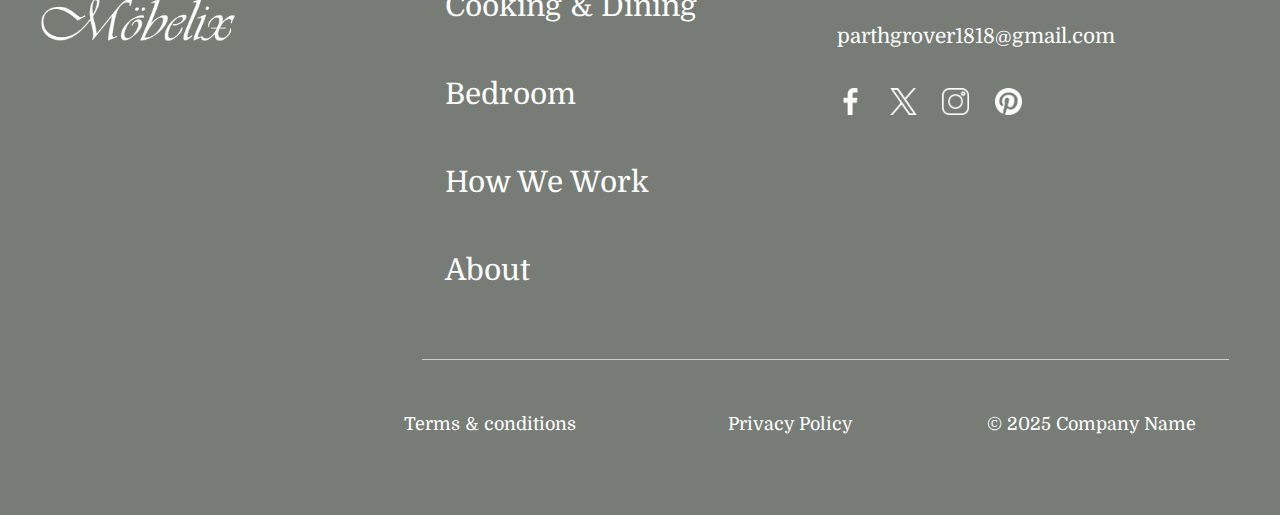
<file: cd.html>
<!DOCTYPE html>
<html lang="en">
<head>
    <meta charset="UTF-8">
    <meta name="viewport" content="width=device-width, initial-scale=1.0, maximum-scale=1.0, user-scalable=no">
    <title>Home Furniture</title>
    <link rel="stylesheet" href="style_cd.css">
</head>
<body>

    <p class="mobile_view">Use a desktop to visit the website.</p>

    <div class="website-content">

        <section id="header">
            <a href="#"><img src="images/logo.png" class="logo" alt="Website Logo"></a>

            <div>
                <ul id="navbar_headers">
                    <li><a href="index.html">Home</a></li>
                    <li><a class="active" href="cd.html">Cooking & Dining</a></li>
                    <li><a href="bedroom.html">Bedroom</a></li>
                    <li><a href="howwework.html">How We Work</a></li>
                    <li><a href="about.html">About</a></li>
                    <li><a href="contact.html">Contact</a></li>
                </ul>
            </div>

            <div>
                <ul id="navbar_icons">
                    <li><a href="search.html"><img src="images/magnifying-glass.png"></a></li>
                    <li><a href="profile.html"><img src="images/people.png"></a></li>
                    <li><a href="basket.html"><img src="images/shopping-bag.png"></a></li>
                </ul>
            </div>
    
        </section>

        <section id="heading">

            <h2>Cooking and Dining</h2>
            <h3>This is your product category description. Use it to get <br>store visitors excited about this category.</h3>
            <p style=" cursor: pointer;"><a href="index.html" style="text-decoration: none; color: black;">Home&nbsp</a> / <span style="color: grey;">&nbspCooking & Dining</span></p>
        </section>

        <section id="big3">
        
            <div id="best_seller_container"></div>
        
        </section>
        

        <section id="big9">
            <h2>Follow us on Instagram</h2>
            <h3>Looking for home design inspirations? Follow @yourinstagram<br>on Instagram for daily ideas, tips and updates.</h3>

            <div>
                <div id="four_image_container">
                    <img src="images/dining-table-white-chair-fruit-basket-1920w.jpg">
                </div>
                <div id="four_image_container">
                    <img src="images/flower-vases-on-white-table.jpg">
                </div>
                <div id="four_image_container">
                    <img src="images/closeup-view-breakfast-table-pancakes-mug.jpg">
                </div>
                <div id="four_image_container">
                    <img src="images/couple-having-breakfast-kitchen-speaking-1920w.jpg">
                </div>
            </div>

            <a href="https://www.instagram.com"><p>FOLLOW US</p></a>
        </section>

        <section id="big10">

            <h2>Sign up for cool design ideas <br>and new product updates.</h2>
            <h3>Be the first to know about new arrivals and store sales.</h3>
            <input id="email" placeholder="Enter your email address">
            <p id="subscribeButton">SUBSCRIBE NOW</p>
            <div id="message">message</div>

        </section>

        <section id="big11">

            <footer>
                <div class="footer_container">

                    <div>
                        <div id="footer_logo">
                            <a><img src="images/green_logo.png" id="green_logo" alt="Website Logo"></a>
                        </div>
    
                        <div class="links">
                            <ul>
                                <li><a href="cd.html">Cooking & Dining</a></li>
                                <li><a href="bedroom.html">Bedroom</a></li>
                                <li><a href="howwework.html">How We Work</a></li>
                                <li><a href="about.html">About</a></li>
                            </ul>
                        </div>
                        <div class="contact">
                            <p><br>parthgrover1818@gmail.com</p>
                            <div class="social_icons">
                                <span><a href="https://www.facebook.com"><img src="images/facebook-app-symbol.png" alt="Facebook"></a></span>
                                <span><a href="https://www.x.com"><img src="images/twitter.png" alt="Twitter"></a></span>
                                <span><a href="https://www.instagram.com"><img src="images/instagram.png" alt="Instagram"></a></span>
                                <span><a href="https://www.pinterest.com"><img src="images/pinterest-logo.png" alt="Pinterest"></a></span>
                            </div>
                        </div>
                    </div>

                    <hr>

                    <div class="footer_bottom">
                        <p></p>
                        <p><a href="tnc.html">Terms & conditions</a></p>
                        <p><a href="privacy_policy.html">Privacy Policy</a></p>
                        <p>© 2025 Company Name</p>
                    </div>
            
                </div>

            </footer>

        </section>

    </div>

    <script src="cd.js"></script>
</body>
</html>
</file>
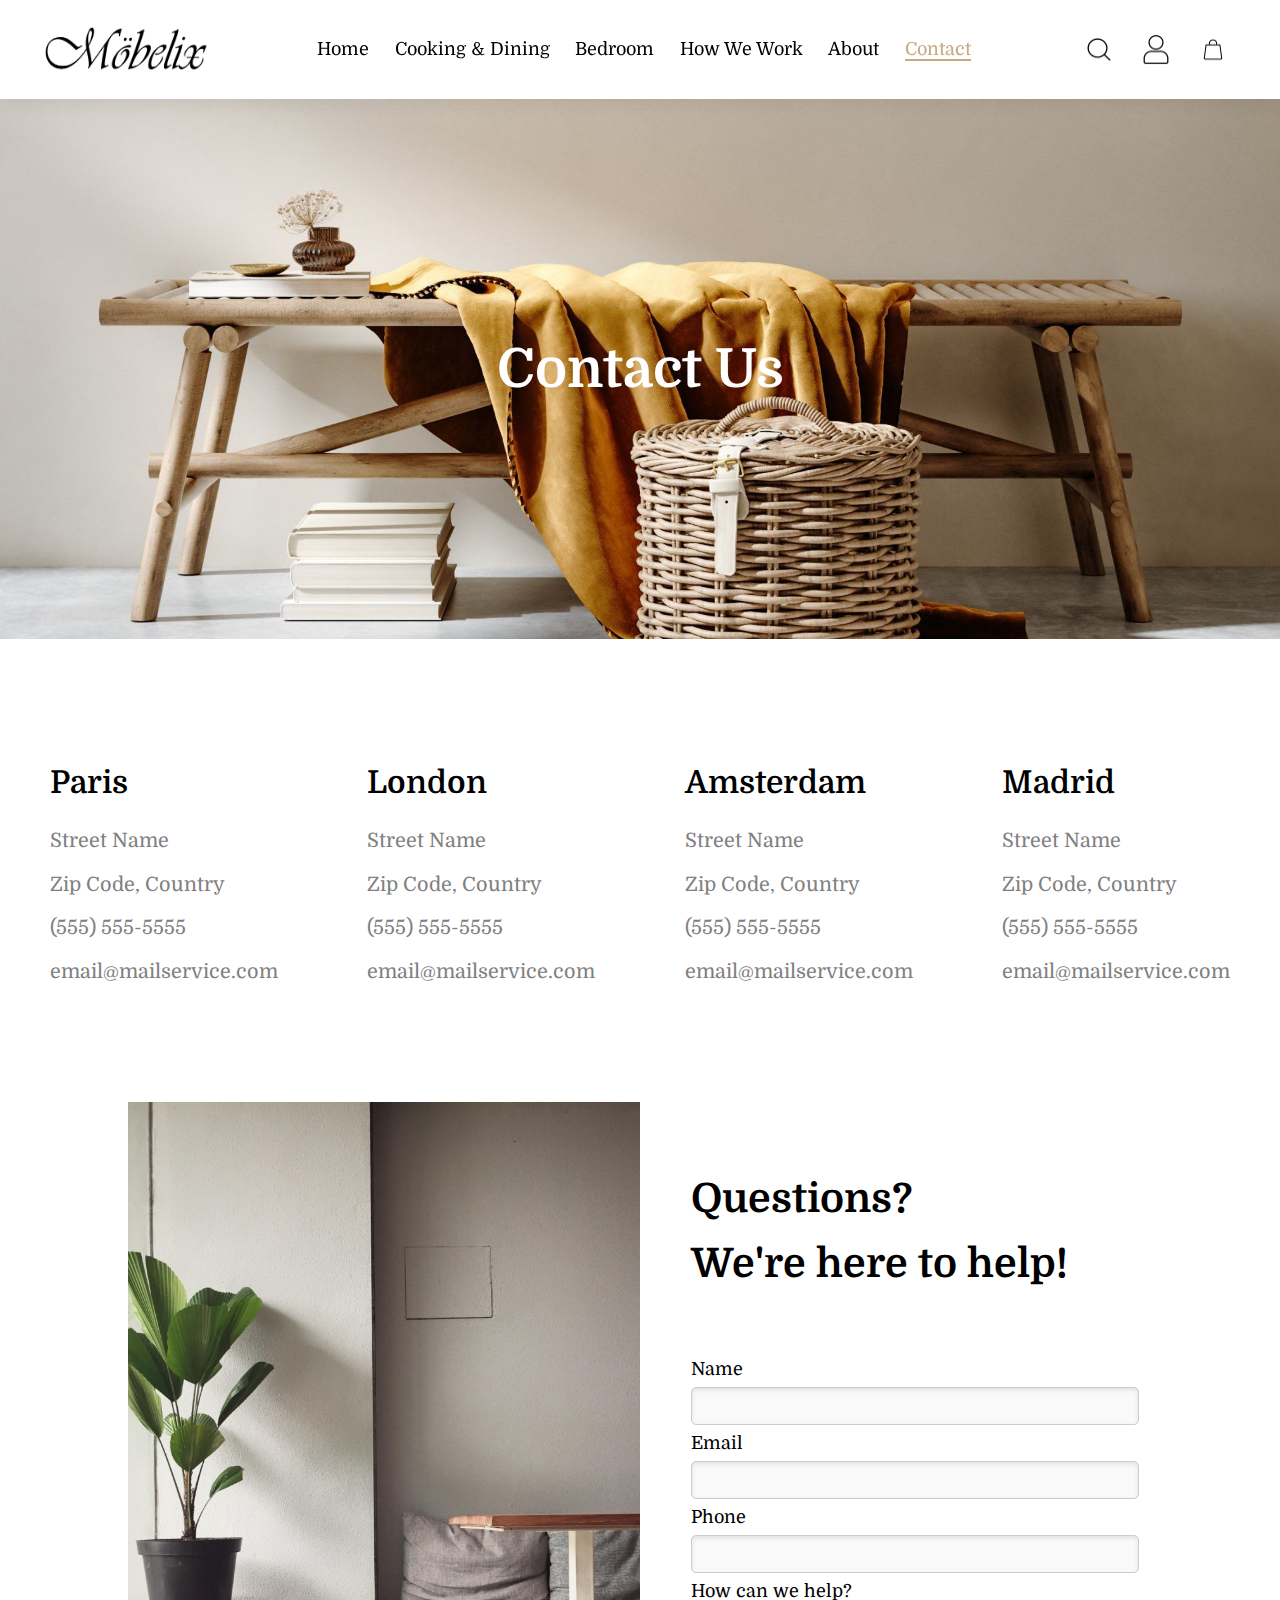
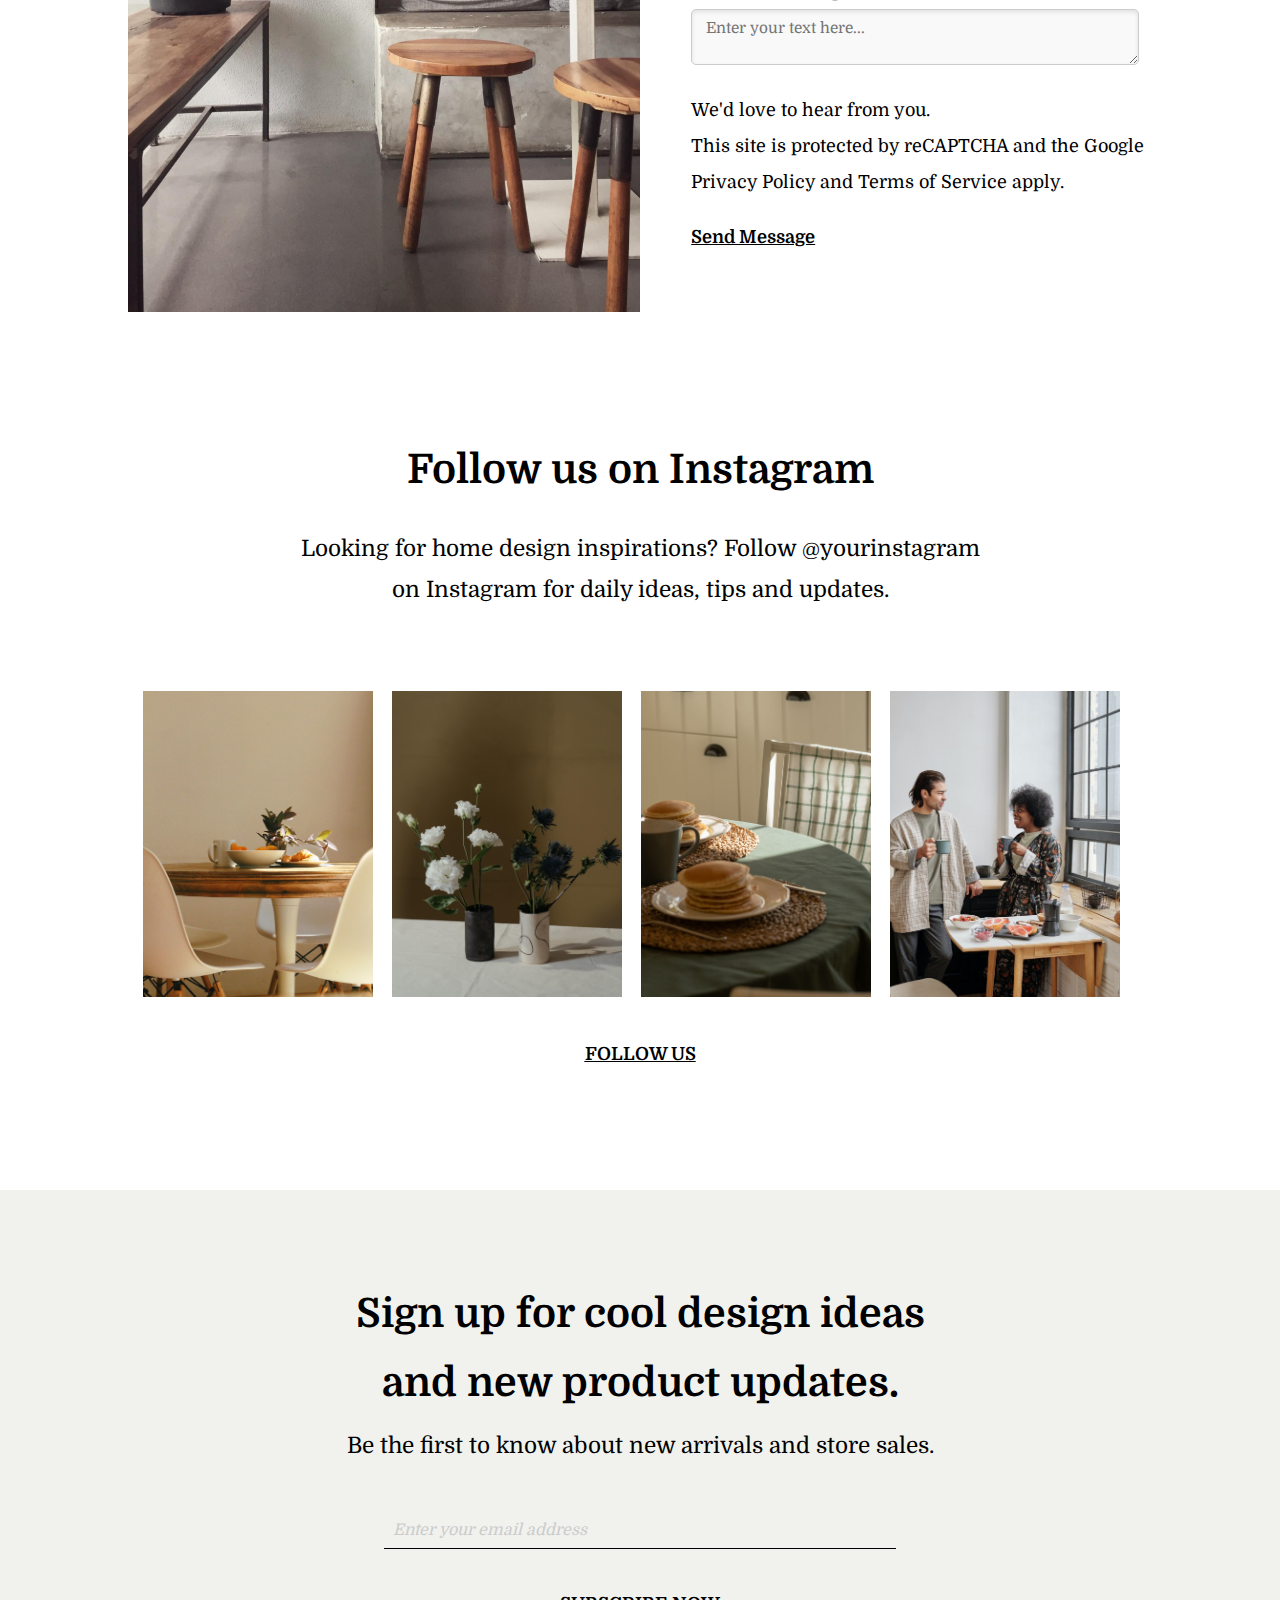
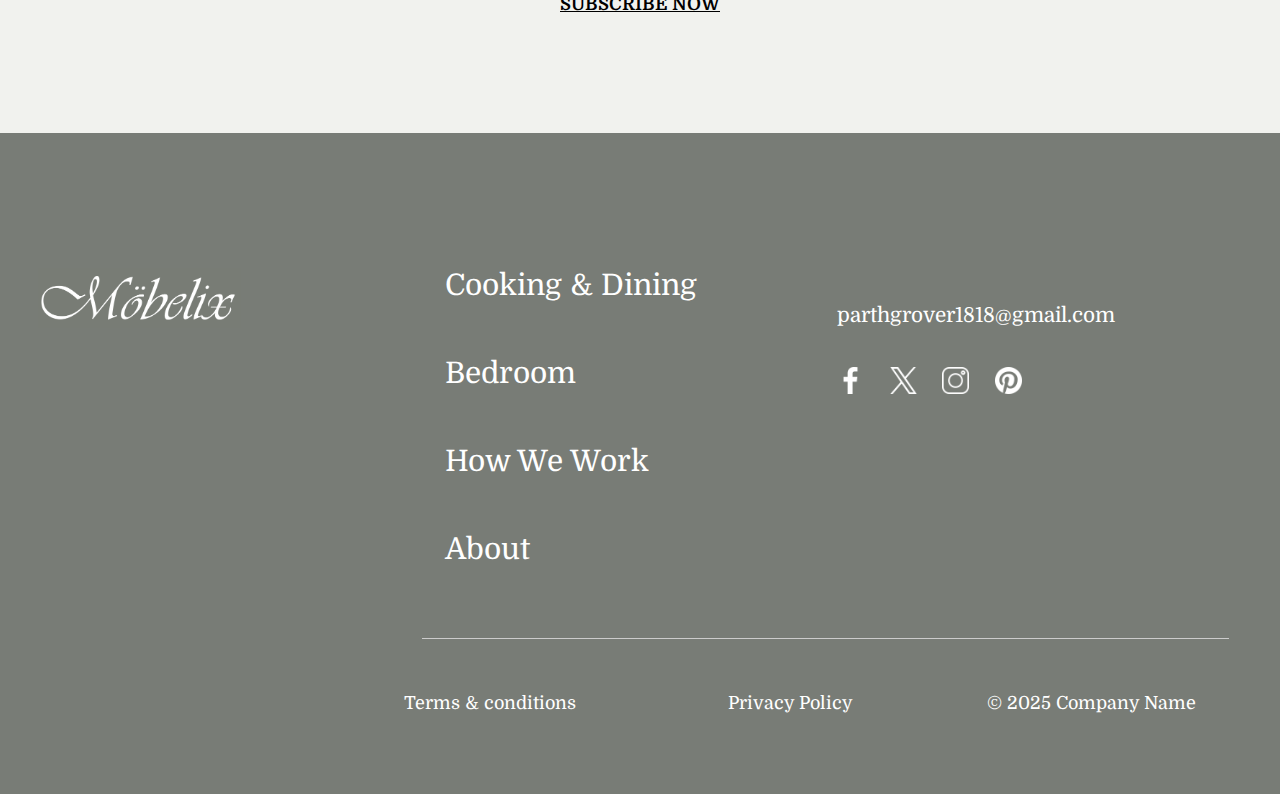
<file: contact.html>
<!DOCTYPE html>
<html lang="en">
<head>
    <meta charset="UTF-8">
    <meta name="viewport" content="width=device-width, initial-scale=1.0, maximum-scale=1.0, user-scalable=no">
    <title>Home Furniture</title>
    <link rel="stylesheet" href="style_contact.css">
</head>
<body>

    <p class="mobile_view">Use a desktop to visit the website.</p>

    <div class="website-content">

        <section id="header">
            <a href="#"><img src="images/logo.png" class="logo" alt="Website Logo"></a>
    
            <div>
                <ul id="navbar_headers">
                    <li><a href="index.html">Home</a></li>
                    <li><a href="cd.html">Cooking & Dining</a></li>
                    <li><a href="bedroom.html">Bedroom</a></li>
                    <li><a href="howwework.html">How We Work</a></li>
                    <li><a href="about.html">About</a></li>
                    <li><a class="active" href="contact.html">Contact</a></li>
                </ul>
            </div>
    
            <div>
                <ul id="navbar_icons">
                    <li><a href="search.html"><img src="images/magnifying-glass.png"></a></li>
                    <li><a href="profile.html"><img src="images/people.png"></a></li>
                    <li><a href="basket.html"><img src="images/shopping-bag.png"></a></li>
                </ul>
            </div>
    
        </section>

        <section id="big1">

            <img src="images/Bench-with-decor-close-up-in-home-interior-2880w.jpg">
            <h1>Contact Us</h1>

        </section>

        <section id="big2">
            <div id="big_container">
                <div class="small_container">
                    <h2>Paris</h2>

                    <h3>Street Name</h3>
                    <h3>Zip Code, Country</h3>
                    <h3>(555) 555-5555</h3>
                    <h3>email@mailservice.com</h3>
                </div>

                <div class="small_container">
                    <h2>London</h2>
                    
                    <h3>Street Name</h3>
                    <h3>Zip Code, Country</h3>
                    <h3>(555) 555-5555</h3>
                    <h3>email@mailservice.com</h3>
                </div>

                <div class="small_container">
                    <h2>Amsterdam</h2>
                    
                    <h3>Street Name</h3>
                    <h3>Zip Code, Country</h3>
                    <h3>(555) 555-5555</h3>
                    <h3>email@mailservice.com</h3>
                </div>

                <div class="small_container">
                    <h2>Madrid</h2>
                    
                    <h3>Street Name</h3>
                    <h3>Zip Code, Country</h3>
                    <h3>(555) 555-5555</h3>
                    <h3>email@mailservice.com</h3>
                </div>
            </div>
        </section>
    
        <section id="big3">
            <img class="column_image1" src="images/design-closeup-view-room-plant-on-bench-1920w.jpg">
            <div class="column_text1">
                <h2>Questions? <br>We're here to help!</h2>
                
                <h3>Name</h3>
                <input type="text">

                <h3>Email</h3>
                <input type="email">

                <h3 class="phoneInput">Phone</h3>
                <input type="number">

                <h3>How can we help?</h3>
                <textarea placeholder="Enter your text here..."></textarea>

                <h3 style="margin-bottom: 3vh; margin-top: 3vh;">We'd love to hear from you. <br>This site is protected by reCAPTCHA and the Google Privacy Policy and Terms of Service apply.</h3>
                <p class="send_message">Send Message</p>

                <h3 class="hidden_message" style="display: none; margin-top: 2vh;">Thank you for contacting us. <br>We will get back to you as soon as possible.</h3>
            </div>
    
        </section>

        <section id="big9">
            <h2>Follow us on Instagram</h2>
            <h3>Looking for home design inspirations? Follow @yourinstagram<br>on Instagram for daily ideas, tips and updates.</h3>

            <div>
                <div id="four_image_container">
                    <img src="images/dining-table-white-chair-fruit-basket-1920w.jpg">
                </div>
                <div id="four_image_container">
                    <img src="images/flower-vases-on-white-table.jpg">
                </div>
                <div id="four_image_container">
                    <img src="images/closeup-view-breakfast-table-pancakes-mug.jpg">
                </div>
                <div id="four_image_container">
                    <img src="images/couple-having-breakfast-kitchen-speaking-1920w.jpg">
                </div>
            </div>

            <a href="https://www.instagram.com"><p>FOLLOW US</p></a>
        </section>

        <section id="big10">

            <h2>Sign up for cool design ideas <br>and new product updates.</h2>
            <h3>Be the first to know about new arrivals and store sales.</h3>
            <input id="email" placeholder="Enter your email address">
            <p id="subscribeButton">SUBSCRIBE NOW</p>
            <div id="message">message</div>

        </section>

        <section id="big11">

            <footer>
                <div class="footer_container">

                    <div>
                        <div id="footer_logo">
                            <a><img src="images/green_logo.png" id="green_logo" alt="Website Logo"></a>
                        </div>
    
    
                        <div class="links">
                            <ul>
                                <li><a href="cd.html">Cooking & Dining</a></li>
                                <li><a href="bedroom.html">Bedroom</a></li>
                                <li><a href="howwework.html">How We Work</a></li>
                                <li><a href="about.html">About</a></li>
                            </ul>
                        </div>
                        <div class="contact">
                            <p><br>parthgrover1818@gmail.com</p>
                            <div class="social_icons">
                                <span><a href="https://www.facebook.com"><img src="images/facebook-app-symbol.png" alt="Facebook"></a></span>
                                <span><a href="https://www.x.com"><img src="images/twitter.png" alt="Twitter"></a></span>
                                <span><a href="https://www.instagram.com"><img src="images/instagram.png" alt="Instagram"></a></span>
                                <span><a href="https://www.pinterest.com"><img src="images/pinterest-logo.png" alt="Pinterest"></a></span>
                            </div>
                        </div>
                    </div>
        
                    <hr>
                
                    <div class="footer_bottom">
                        <p></p>
                        <p><a href="tnc.html">Terms & conditions</a></p>
                        <p><a href="privacy_policy.html">Privacy Policy</a></p>
                        <p>© 2025 Company Name</p>
                    </div>
                    
                </div>

            </footer>

        </section>
    </div>

    <script src="contact.js"></script>
</body>
</html>
</file>
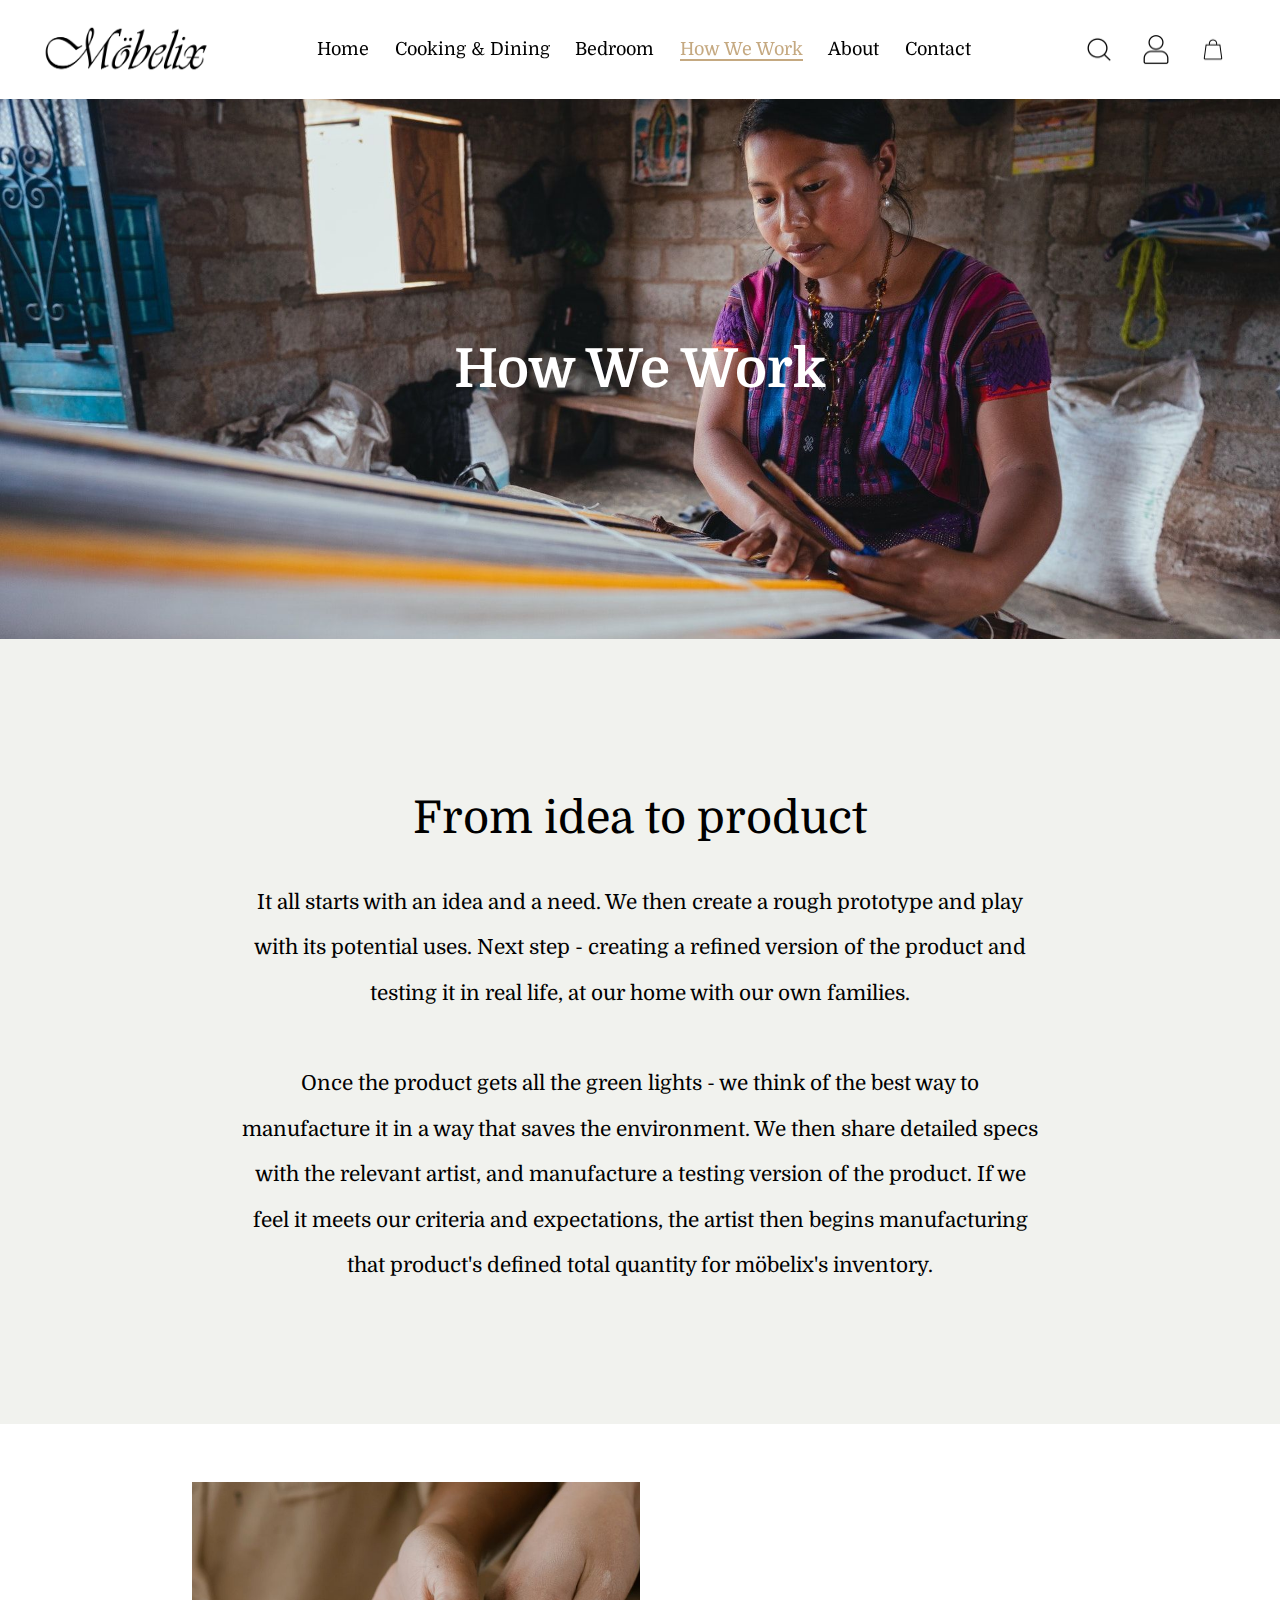
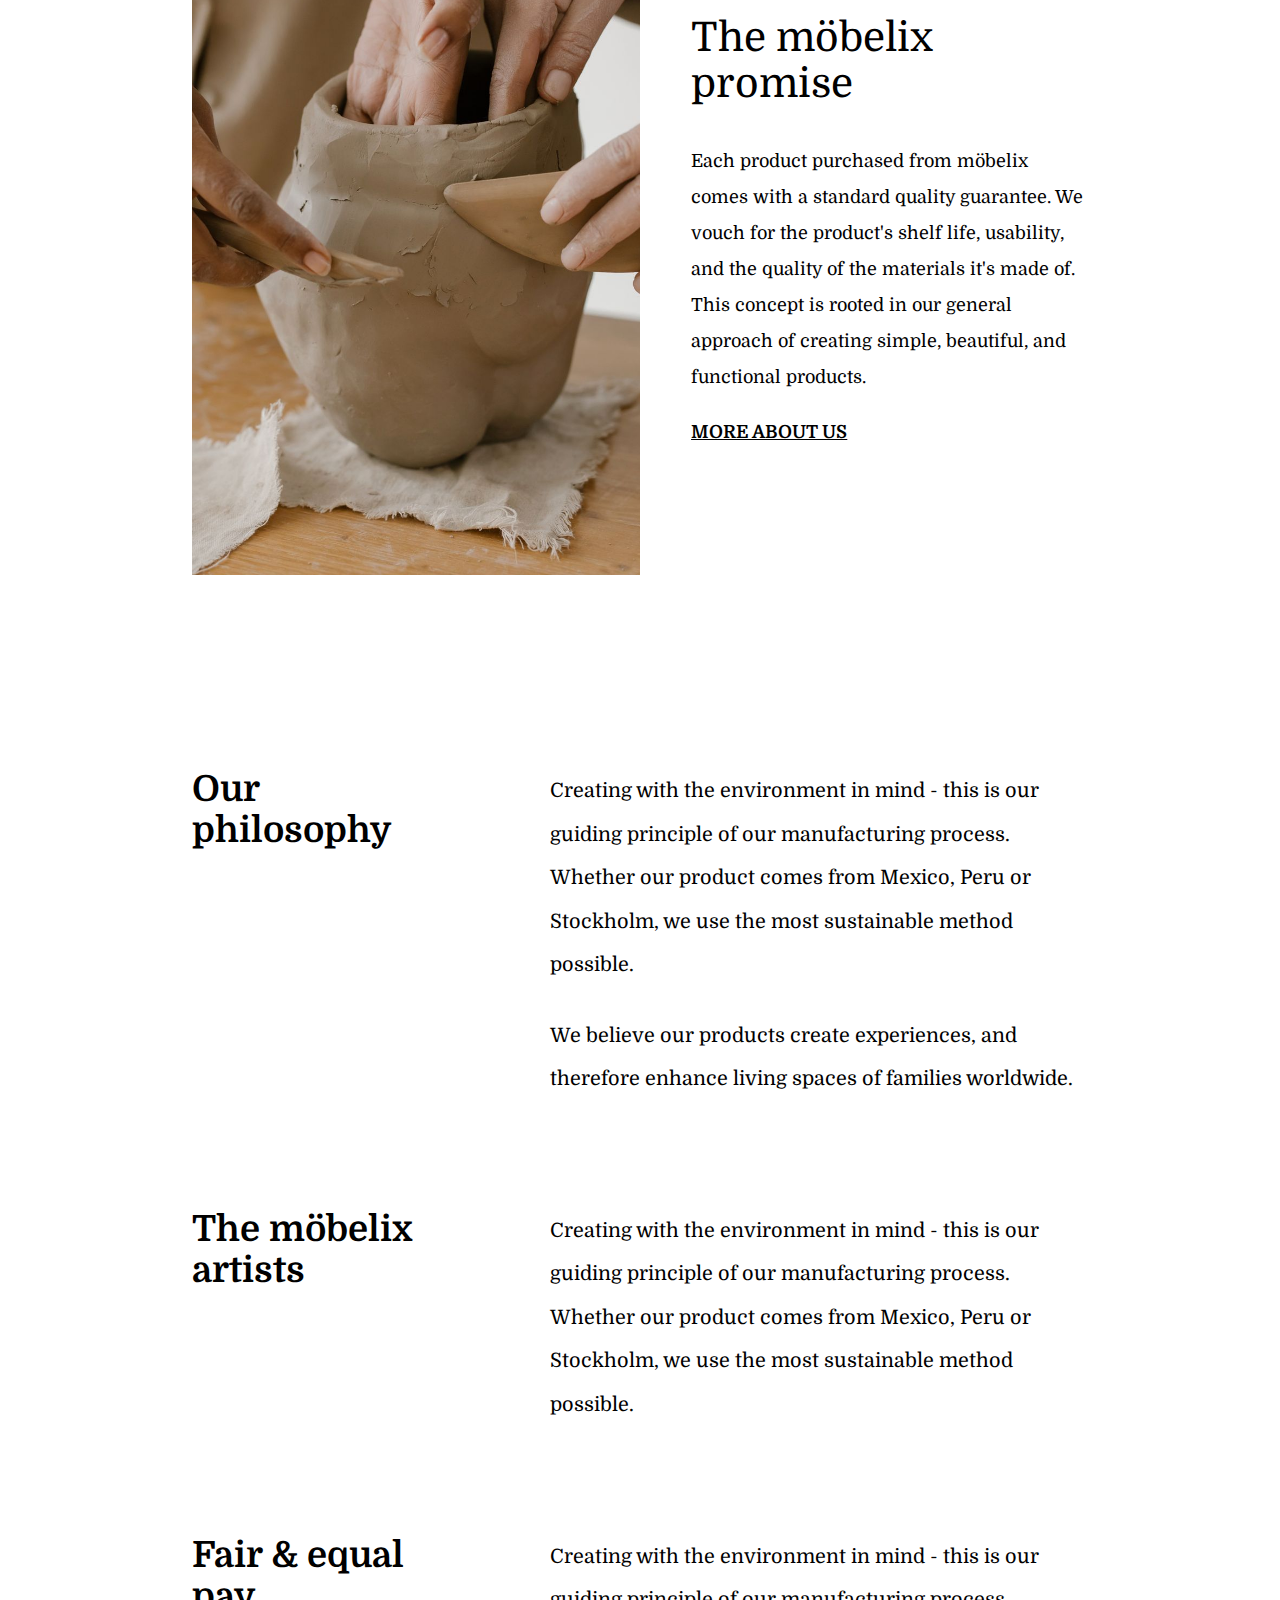
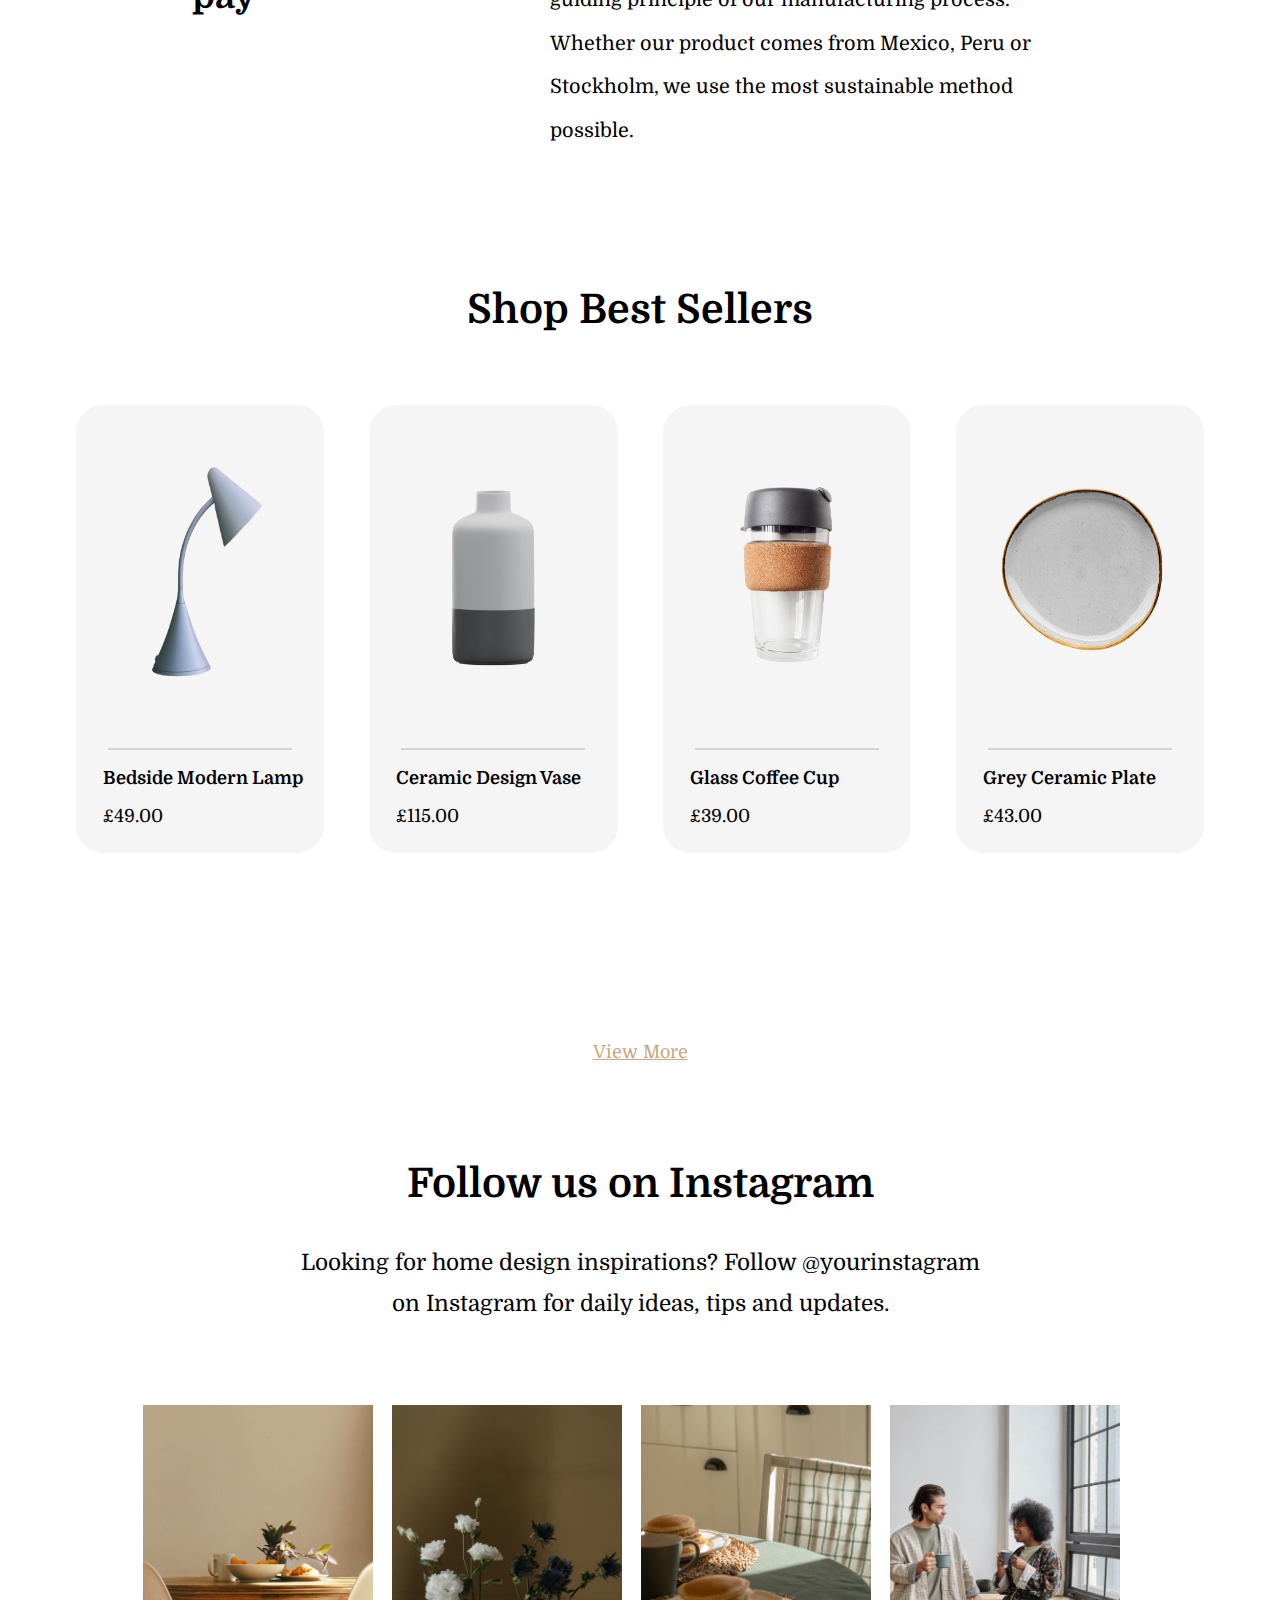
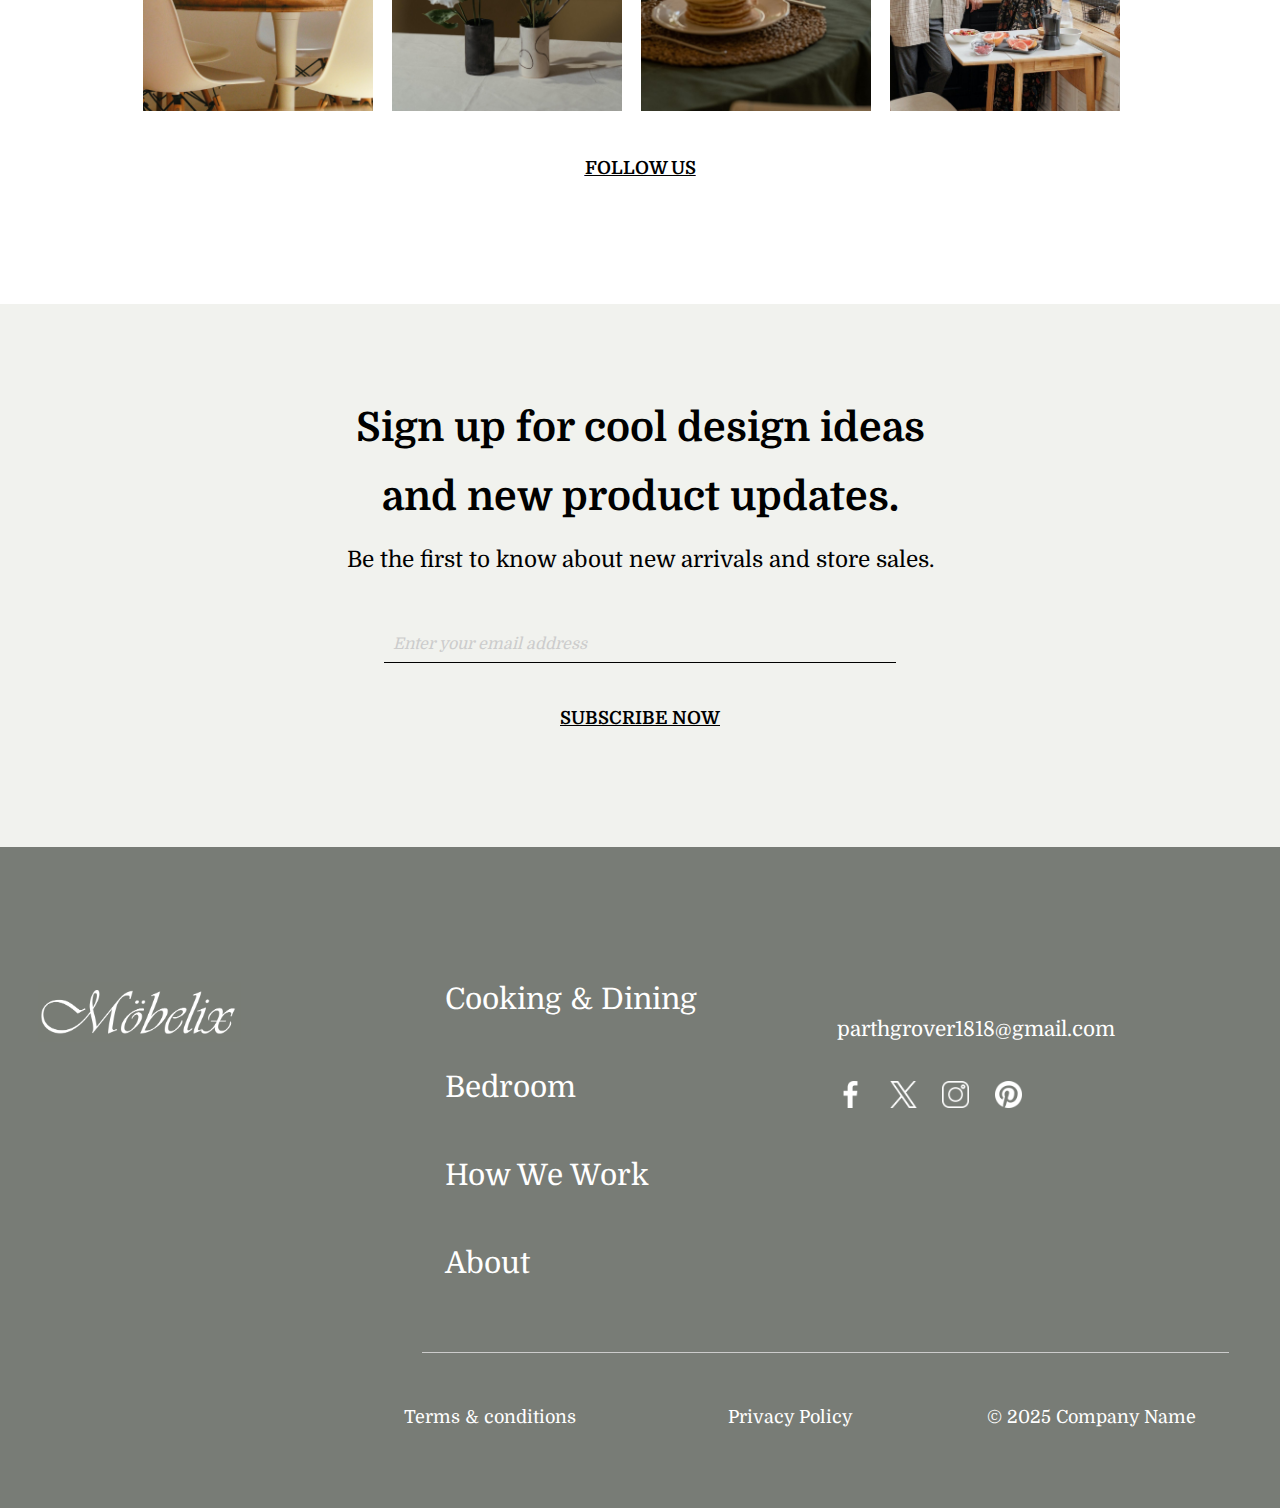
<file: howwework.html>
<!DOCTYPE html>
<html lang="en">
<head>
    <meta charset="UTF-8">
    <meta name="viewport" content="width=device-width, initial-scale=1.0, maximum-scale=1.0, user-scalable=no">
    <title>Home Furniture</title>
    <link rel="stylesheet" href="style_howwework.css">
</head>
<body>

    <p class="mobile_view">Use a desktop to visit the website.</p>

    <div class="website-content">

        <section id="header">
            <a href="#"><img src="images/logo.png" class="logo" alt="Website Logo"></a>
    
            <div>
                <ul id="navbar_headers">
                    <li><a href="index.html">Home</a></li>
                    <li><a href="cd.html">Cooking & Dining</a></li>
                    <li><a href="bedroom.html">Bedroom</a></li>
                    <li><a class="active" href="howwework.html">How We Work</a></li>
                    <li><a href="about.html">About</a></li>
                    <li><a href="contact.html">Contact</a></li>
                </ul>
            </div>
    
            <div>
                <ul id="navbar_icons">
                    <li><a href="search.html"><img src="images/magnifying-glass.png"></a></li>
                    <li><a href="profile.html"><img src="images/people.png"></a></li>
                    <li><a href="basket.html"><img src="images/shopping-bag.png"></a></li>
                </ul>
            </div>
    
        </section>

        <section id="big1">

            <img src="images/mexican-woman-working-manufacturing-2880w.jpg">
            <h1>How We Work</h1>

        </section>

        <section id="big2">
            <h2>From idea to product</h2>
            <p style="margin-bottom: 5vh;">It all starts with an idea and a need. We then create a rough prototype and play with its potential uses. Next step - creating a refined version of the product and testing it in real life, at our home with our own families.</p>
            <p>Once the product gets all the green lights - we think of the best way to manufacture it in a way that saves the environment. We then share detailed specs with the relevant artist, and manufacture a testing version of the product. If we feel it meets our criteria and expectations, the artist then begins manufacturing that product's defined total quantity for möbelix's inventory.</p>
        </section>



        <section id="big_between1">
            <img class="column_image1" src="images/2hands-working-ceramic-object-1920w.jpg">
            <div class="column_text1">
                <h2>The <b>möbelix</b> promise</h2>
                <h3>Each product purchased from möbelix comes with a standard quality guarantee. We vouch for the product's shelf life, usability, and the quality of the materials it's made of. This concept is rooted in our general approach of creating simple, beautiful, and functional products.</h3>
                <a href="about.html"><p>MORE ABOUT US</p></a>
            </div>
        </section>


        <section id="big_between2">
            <div>
                <h2 class="left_heading">Our philosophy</h2>
                <div class="right_text">
                    <p>Creating with the environment in mind - this is our guiding principle of our manufacturing process. Whether our product comes from Mexico, Peru or Stockholm, we use the most sustainable method possible.</p>
                    <p style="margin-top: 3vh;">We believe our products create experiences, and therefore enhance living spaces of families worldwide.</p>
                </div>
            </div>
        
            <div>
                <h2 class="left_heading">The möbelix artists</h2>
                <div class="right_text">
                    <p>Creating with the environment in mind - this is our guiding principle of our manufacturing process. Whether our product comes from Mexico, Peru or Stockholm, we use the most sustainable method possible.</p>
                </div>
            </div>
        
            <div>
                <h2 class="left_heading">Fair & equal pay</h2>
                <div class="right_text">
                    <p>Creating with the environment in mind - this is our guiding principle of our manufacturing process. Whether our product comes from Mexico, Peru or Stockholm, we use the most sustainable method possible.</p>
                </div>
            </div>

        </section>


        <section id="big3">
            <h2 id="shop_best_seller">Shop Best Sellers</h2>
        
            <div id="best_seller_container"></div>
        
            <p id="view_less">View More</p>
        </section>
    

        <section id="big9">
            <h2>Follow us on Instagram</h2>
            <h3>Looking for home design inspirations? Follow @yourinstagram<br>on Instagram for daily ideas, tips and updates.</h3>

            <div>
                <div id="four_image_container">
                    <img src="images/dining-table-white-chair-fruit-basket-1920w.jpg">
                </div>
                <div id="four_image_container">
                    <img src="images/flower-vases-on-white-table.jpg">
                </div>
                <div id="four_image_container">
                    <img src="images/closeup-view-breakfast-table-pancakes-mug.jpg">
                </div>
                <div id="four_image_container">
                    <img src="images/couple-having-breakfast-kitchen-speaking-1920w.jpg">
                </div>
            </div>

            <a href="https://www.instagram.com"><p>FOLLOW US</p></a>
        </section>

        <section id="big10">

            <h2>Sign up for cool design ideas <br>and new product updates.</h2>
            <h3>Be the first to know about new arrivals and store sales.</h3>
            <input id="email" placeholder="Enter your email address">
            <p id="subscribeButton">SUBSCRIBE NOW</p>
            <div id="message">message</div>

        </section>

        <section id="big11">

            <footer>
                <div class="footer_container">

                    <div>
                        <div id="footer_logo">
                            <a><img src="images/green_logo.png" id="green_logo" alt="Website Logo"></a>
                        </div>
    
    
                        <div class="links">
                            <ul>
                                <li><a href="cd.html">Cooking & Dining</a></li>
                                <li><a href="bedroom.html">Bedroom</a></li>
                                <li><a href="howwework.html">How We Work</a></li>
                                <li><a href="about.html">About</a></li>
                            </ul>
                        </div>
                        <div class="contact">
                            <p><br>parthgrover1818@gmail.com</p>
                            <div class="social_icons">
                                <span><a href="https://www.facebook.com"><img src="images/facebook-app-symbol.png" alt="Facebook"></a></span>
                                <span><a href="https://www.x.com"><img src="images/twitter.png" alt="Twitter"></a></span>
                                <span><a href="https://www.instagram.com"><img src="images/instagram.png" alt="Instagram"></a></span>
                                <span><a href="https://www.pinterest.com"><img src="images/pinterest-logo.png" alt="Pinterest"></a></span>
                            </div>
                        </div>
                    </div>
        
                    <hr>
                
                    <div class="footer_bottom">
                        <p></p>
                        <p><a href="tnc.html">Terms & conditions</a></p>
                        <p><a href="privacy_policy.html">Privacy Policy</a></p>
                        <p>© 2025 Company Name</p>
                    </div>
                    
                </div>

            </footer>

        </section>
    </div>

    <script src="howwework.js"></script>
</body>
</html>
</file>
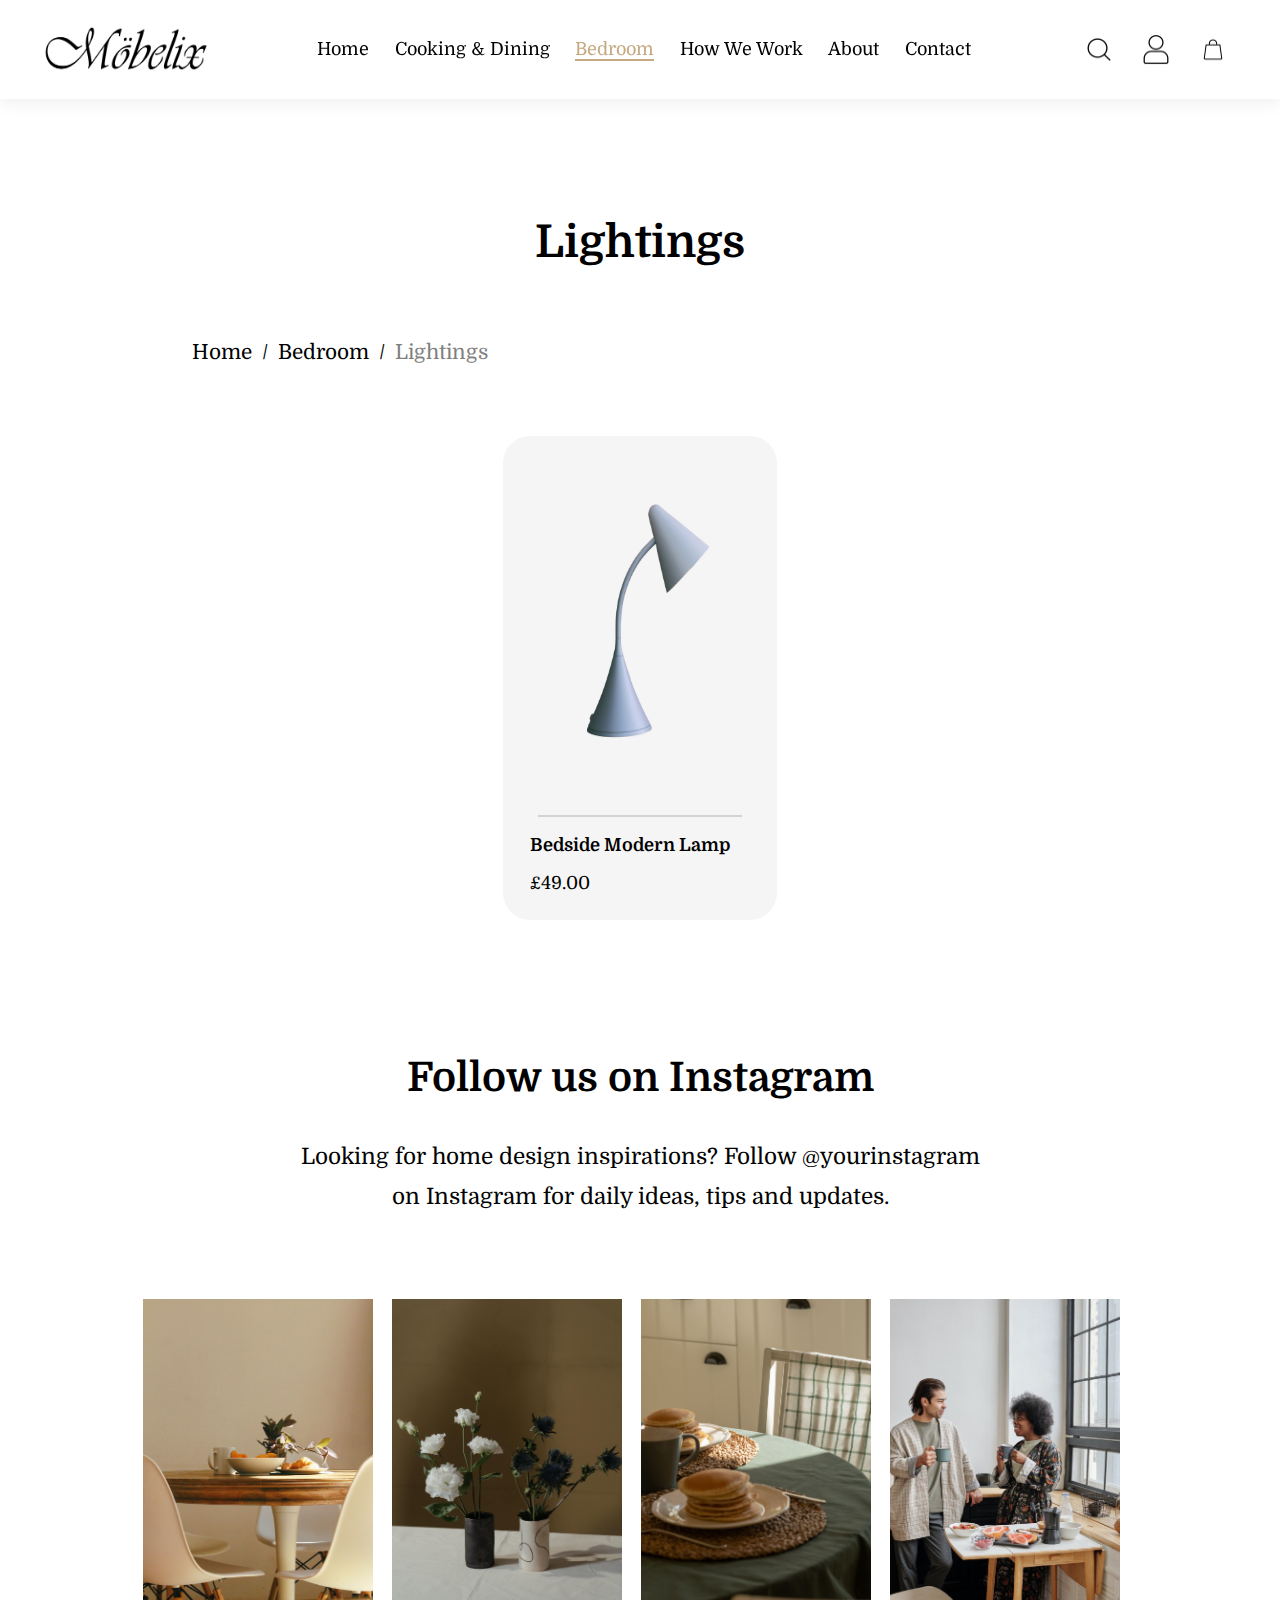
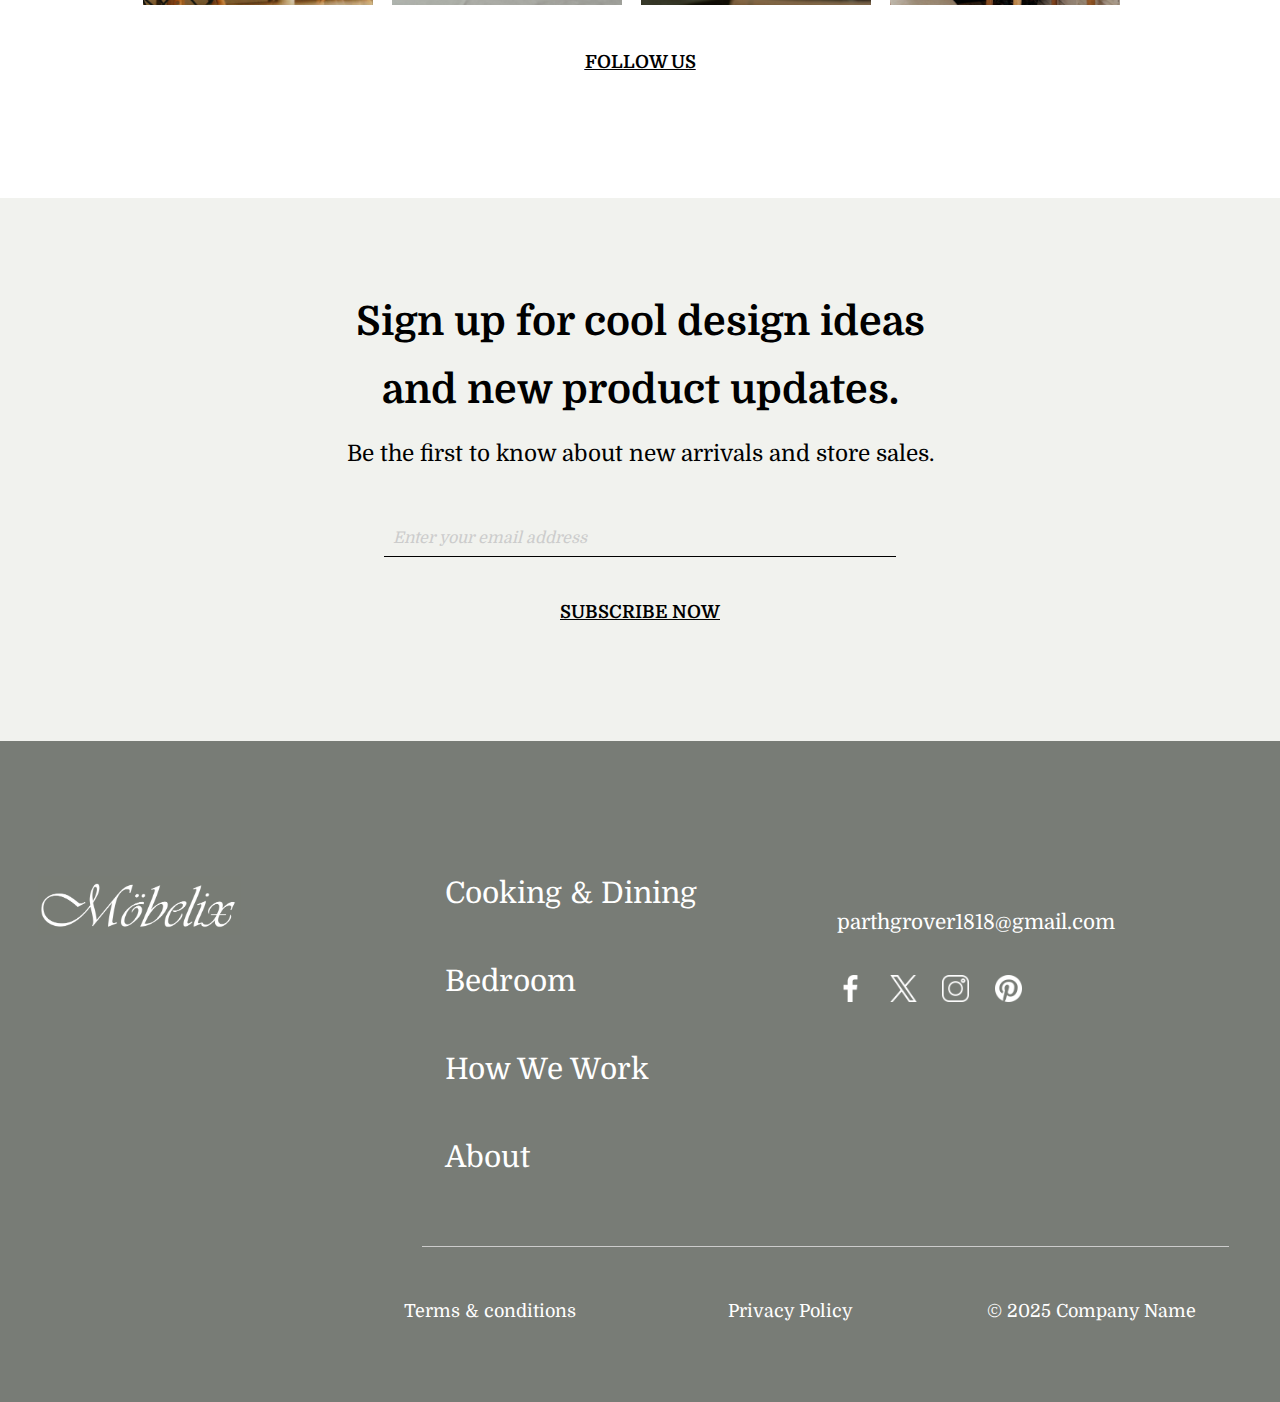
<file: lightings.html>
<!DOCTYPE html>
<html lang="en">
<head>
    <meta charset="UTF-8">
    <meta name="viewport" content="width=device-width, initial-scale=1.0, maximum-scale=1.0, user-scalable=no">
    <title>Home Furniture</title>
    <link rel="stylesheet" href="style_lightings.css">
</head>
<body>

    <p class="mobile_view">Use a desktop to visit the website.</p>

    <div class="website-content">

        <section id="header">
            <a href="#"><img src="images/logo.png" class="logo" alt="Website Logo"></a>

            <div>
                <ul id="navbar_headers">
                    <li><a href="index.html">Home</a></li>
                    <li><a href="cd.html">Cooking & Dining</a></li>
                    <li><a class="active" href="bedroom.html">Bedroom</a></li>
                    <li><a href="howwework.html">How We Work</a></li>
                    <li><a href="about.html">About</a></li>
                    <li><a href="contact.html">Contact</a></li>
                </ul>
            </div>

            <div>
                <ul id="navbar_icons">
                    <li><a href="search.html"><img src="images/magnifying-glass.png"></a></li>
                    <li><a href="profile.html"><img src="images/people.png"></a></li>
                    <li><a href="basket.html"><img src="images/shopping-bag.png"></a></li>
                </ul>
            </div>
    
        </section>

        <section id="heading">

            <h2>Lightings</h2>
            
            <p style=" cursor: pointer;"><a href="index.html" style="text-decoration: none; color: black;">Home&nbsp</a> / <a href="bedroom.html" style="text-decoration: none; color: black;">&nbspBedroom&nbsp</a> / <span style="color: grey;">&nbspLightings</span></p>
        </section>

        <section id="big3"> 
        
            <div id="best_seller_container"></div>
        
        </section>

        <section id="big9">
            <h2>Follow us on Instagram</h2>
            <h3>Looking for home design inspirations? Follow @yourinstagram<br>on Instagram for daily ideas, tips and updates.</h3>

            <div>
                <div id="four_image_container">
                    <img src="images/dining-table-white-chair-fruit-basket-1920w.jpg">
                </div>
                <div id="four_image_container">
                    <img src="images/flower-vases-on-white-table.jpg">
                </div>
                <div id="four_image_container">
                    <img src="images/closeup-view-breakfast-table-pancakes-mug.jpg">
                </div>
                <div id="four_image_container">
                    <img src="images/couple-having-breakfast-kitchen-speaking-1920w.jpg">
                </div>
            </div>

            <a href="https://www.instagram.com"><p>FOLLOW US</p></a>
        </section>

        <section id="big10">

            <h2>Sign up for cool design ideas <br>and new product updates.</h2>
            <h3>Be the first to know about new arrivals and store sales.</h3>
            <input id="email" placeholder="Enter your email address">
            <p id="subscribeButton">SUBSCRIBE NOW</p>
            <div id="message">message</div>

        </section>

        <section id="big11">

            <footer>
                <div class="footer_container">

                    <div>
                        <div id="footer_logo">
                            <a><img src="images/green_logo.png" id="green_logo" alt="Website Logo"></a>
                        </div>
    
                        <div class="links">
                            <ul>
                                <li><a href="cd.html">Cooking & Dining</a></li>
                                <li><a href="bedroom.html">Bedroom</a></li>
                                <li><a href="howwework.html">How We Work</a></li>
                                <li><a href="about.html">About</a></li>
                            </ul>
                        </div>
                        <div class="contact">
                            <p><br>parthgrover1818@gmail.com</p>
                            <div class="social_icons">
                                <span><a href="https://www.facebook.com"><img src="images/facebook-app-symbol.png" alt="Facebook"></a></span>
                                <span><a href="https://www.x.com"><img src="images/twitter.png" alt="Twitter"></a></span>
                                <span><a href="https://www.instagram.com"><img src="images/instagram.png" alt="Instagram"></a></span>
                                <span><a href="https://www.pinterest.com"><img src="images/pinterest-logo.png" alt="Pinterest"></a></span>
                            </div>
                        </div>
                    </div>

                    <hr>

                    <div class="footer_bottom">
                        <p></p>
                        <p><a href="tnc.html">Terms & conditions</a></p>
                        <p><a href="privacy_policy.html">Privacy Policy</a></p>
                        <p>© 2025 Company Name</p>
                    </div>
            
                </div>

            </footer>

        </section>

    </div>

    <script src="lightings.js"></script>
</body>
</html>
</file>
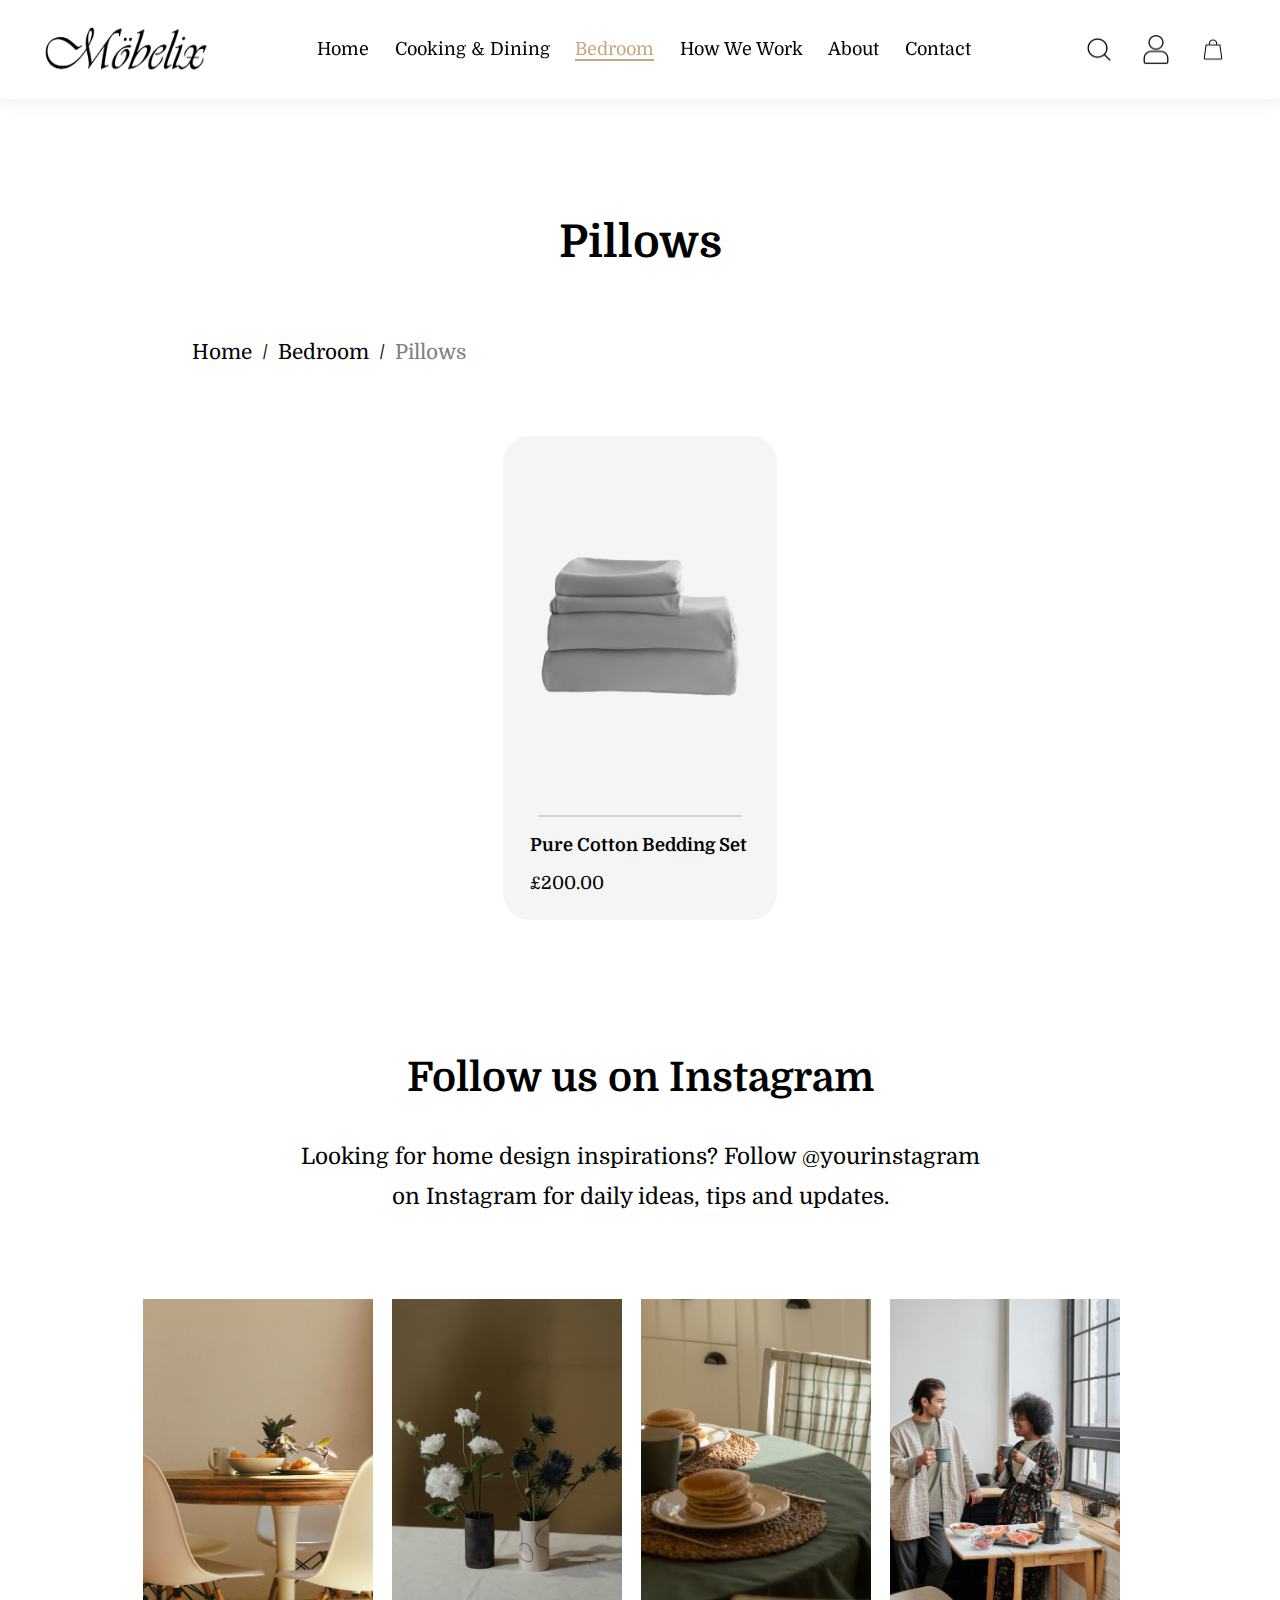
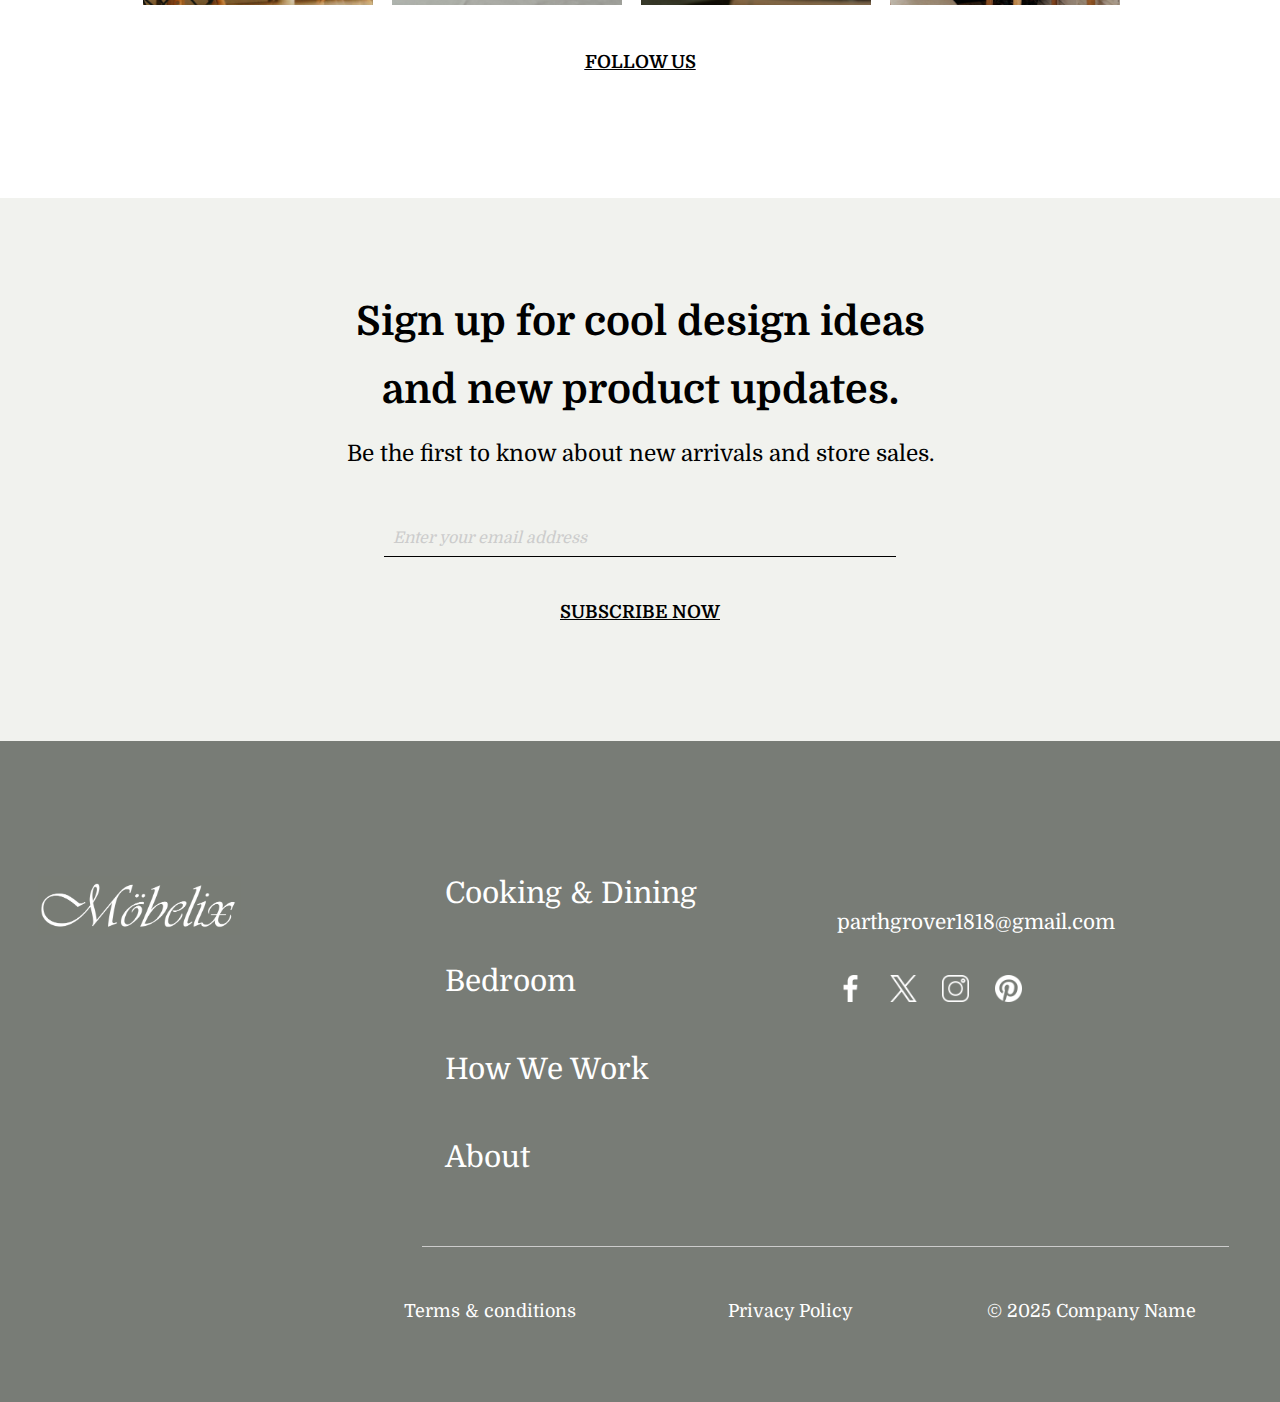
<file: pillows.html>
<!DOCTYPE html>
<html lang="en">
<head>
    <meta charset="UTF-8">
    <meta name="viewport" content="width=device-width, initial-scale=1.0, maximum-scale=1.0, user-scalable=no">
    <title>Home Furniture</title>
    <link rel="stylesheet" href="style_pillows.css">
</head>
<body>

    <p class="mobile_view">Use a desktop to visit the website.</p>

    <div class="website-content">

        <section id="header">
            <a href="#"><img src="images/logo.png" class="logo" alt="Website Logo"></a>

            <div>
                <ul id="navbar_headers">
                    <li><a href="index.html">Home</a></li>
                    <li><a href="cd.html">Cooking & Dining</a></li>
                    <li><a class="active" href="bedroom.html">Bedroom</a></li>
                    <li><a href="howwework.html">How We Work</a></li>
                    <li><a href="about.html">About</a></li>
                    <li><a href="contact.html">Contact</a></li>
                </ul>
            </div>

            <div>
                <ul id="navbar_icons">
                    <li><a href="search.html"><img src="images/magnifying-glass.png"></a></li>
                    <li><a href="profile.html"><img src="images/people.png"></a></li>
                    <li><a href="basket.html"><img src="images/shopping-bag.png"></a></li>
                </ul>
            </div>
    
        </section>

        <section id="heading">

            <h2>Pillows</h2>
            
            <p style=" cursor: pointer;"><a href="index.html" style="text-decoration: none; color: black;">Home&nbsp</a> / <a href="bedroom.html" style="text-decoration: none; color: black;">&nbspBedroom&nbsp</a> / <span style="color: grey;">&nbspPillows</span></p>
        </section>

        <section id="big3"> 
        
            <div id="best_seller_container"></div>
        
        </section>

        <section id="big9">
            <h2>Follow us on Instagram</h2>
            <h3>Looking for home design inspirations? Follow @yourinstagram<br>on Instagram for daily ideas, tips and updates.</h3>

            <div>
                <div id="four_image_container">
                    <img src="images/dining-table-white-chair-fruit-basket-1920w.jpg">
                </div>
                <div id="four_image_container">
                    <img src="images/flower-vases-on-white-table.jpg">
                </div>
                <div id="four_image_container">
                    <img src="images/closeup-view-breakfast-table-pancakes-mug.jpg">
                </div>
                <div id="four_image_container">
                    <img src="images/couple-having-breakfast-kitchen-speaking-1920w.jpg">
                </div>
            </div>

            <a href="https://www.instagram.com"><p>FOLLOW US</p></a>
        </section>

        <section id="big10">

            <h2>Sign up for cool design ideas <br>and new product updates.</h2>
            <h3>Be the first to know about new arrivals and store sales.</h3>
            <input id="email" placeholder="Enter your email address">
            <p id="subscribeButton">SUBSCRIBE NOW</p>
            <div id="message">message</div>

        </section>

        <section id="big11">

            <footer>
                <div class="footer_container">

                    <div>
                        <div id="footer_logo">
                            <a><img src="images/green_logo.png" id="green_logo" alt="Website Logo"></a>
                        </div>
    
                        <div class="links">
                            <ul>
                                <li><a href="cd.html">Cooking & Dining</a></li>
                                <li><a href="bedroom.html">Bedroom</a></li>
                                <li><a href="howwework.html">How We Work</a></li>
                                <li><a href="about.html">About</a></li>
                            </ul>
                        </div>
                        <div class="contact">
                            <p><br>parthgrover1818@gmail.com</p>
                            <div class="social_icons">
                                <span><a href="https://www.facebook.com"><img src="images/facebook-app-symbol.png" alt="Facebook"></a></span>
                                <span><a href="https://www.x.com"><img src="images/twitter.png" alt="Twitter"></a></span>
                                <span><a href="https://www.instagram.com"><img src="images/instagram.png" alt="Instagram"></a></span>
                                <span><a href="https://www.pinterest.com"><img src="images/pinterest-logo.png" alt="Pinterest"></a></span>
                            </div>
                        </div>
                    </div>

                    <hr>

                    <div class="footer_bottom">
                        <p></p>
                        <p><a href="tnc.html">Terms & conditions</a></p>
                        <p><a href="privacy_policy.html">Privacy Policy</a></p>
                        <p>© 2025 Company Name</p>
                    </div>
            
                </div>

            </footer>

        </section>

    </div>

    <script src="pillows.js"></script>
</body>
</html>
</file>
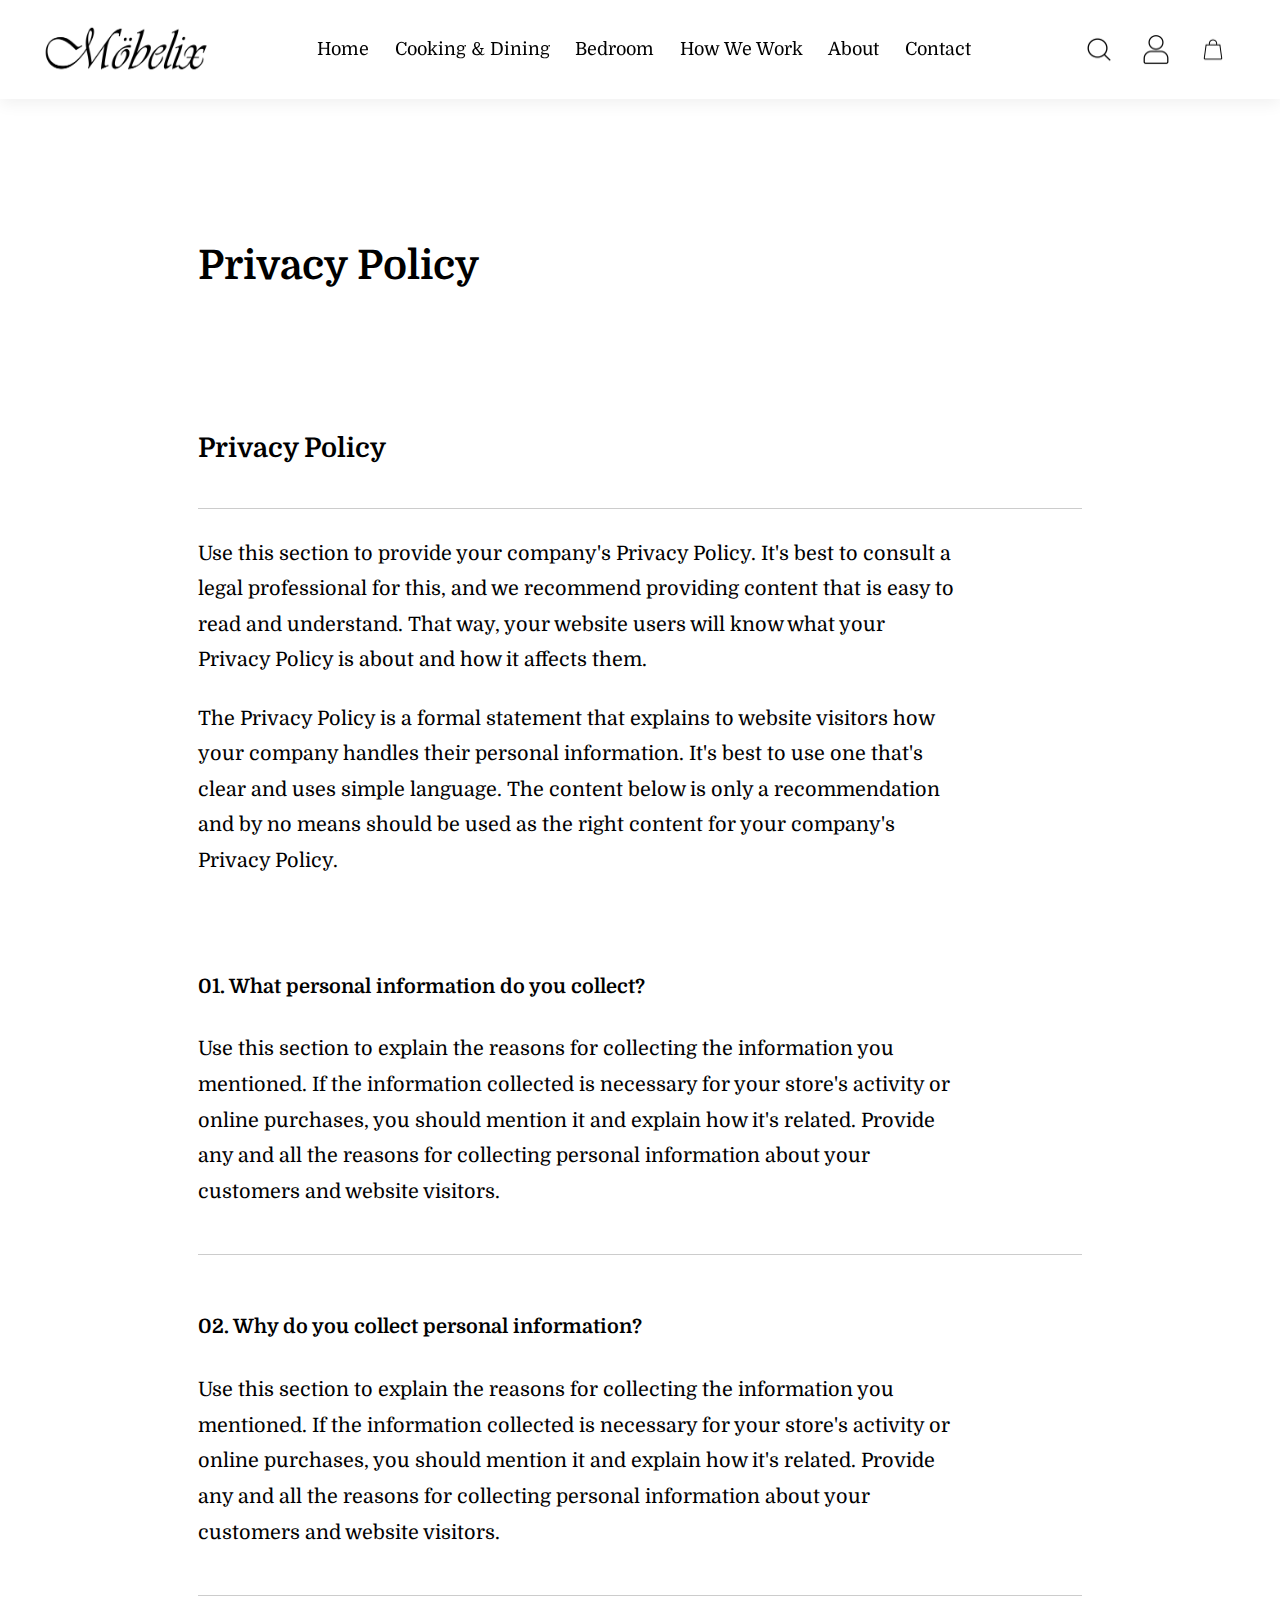
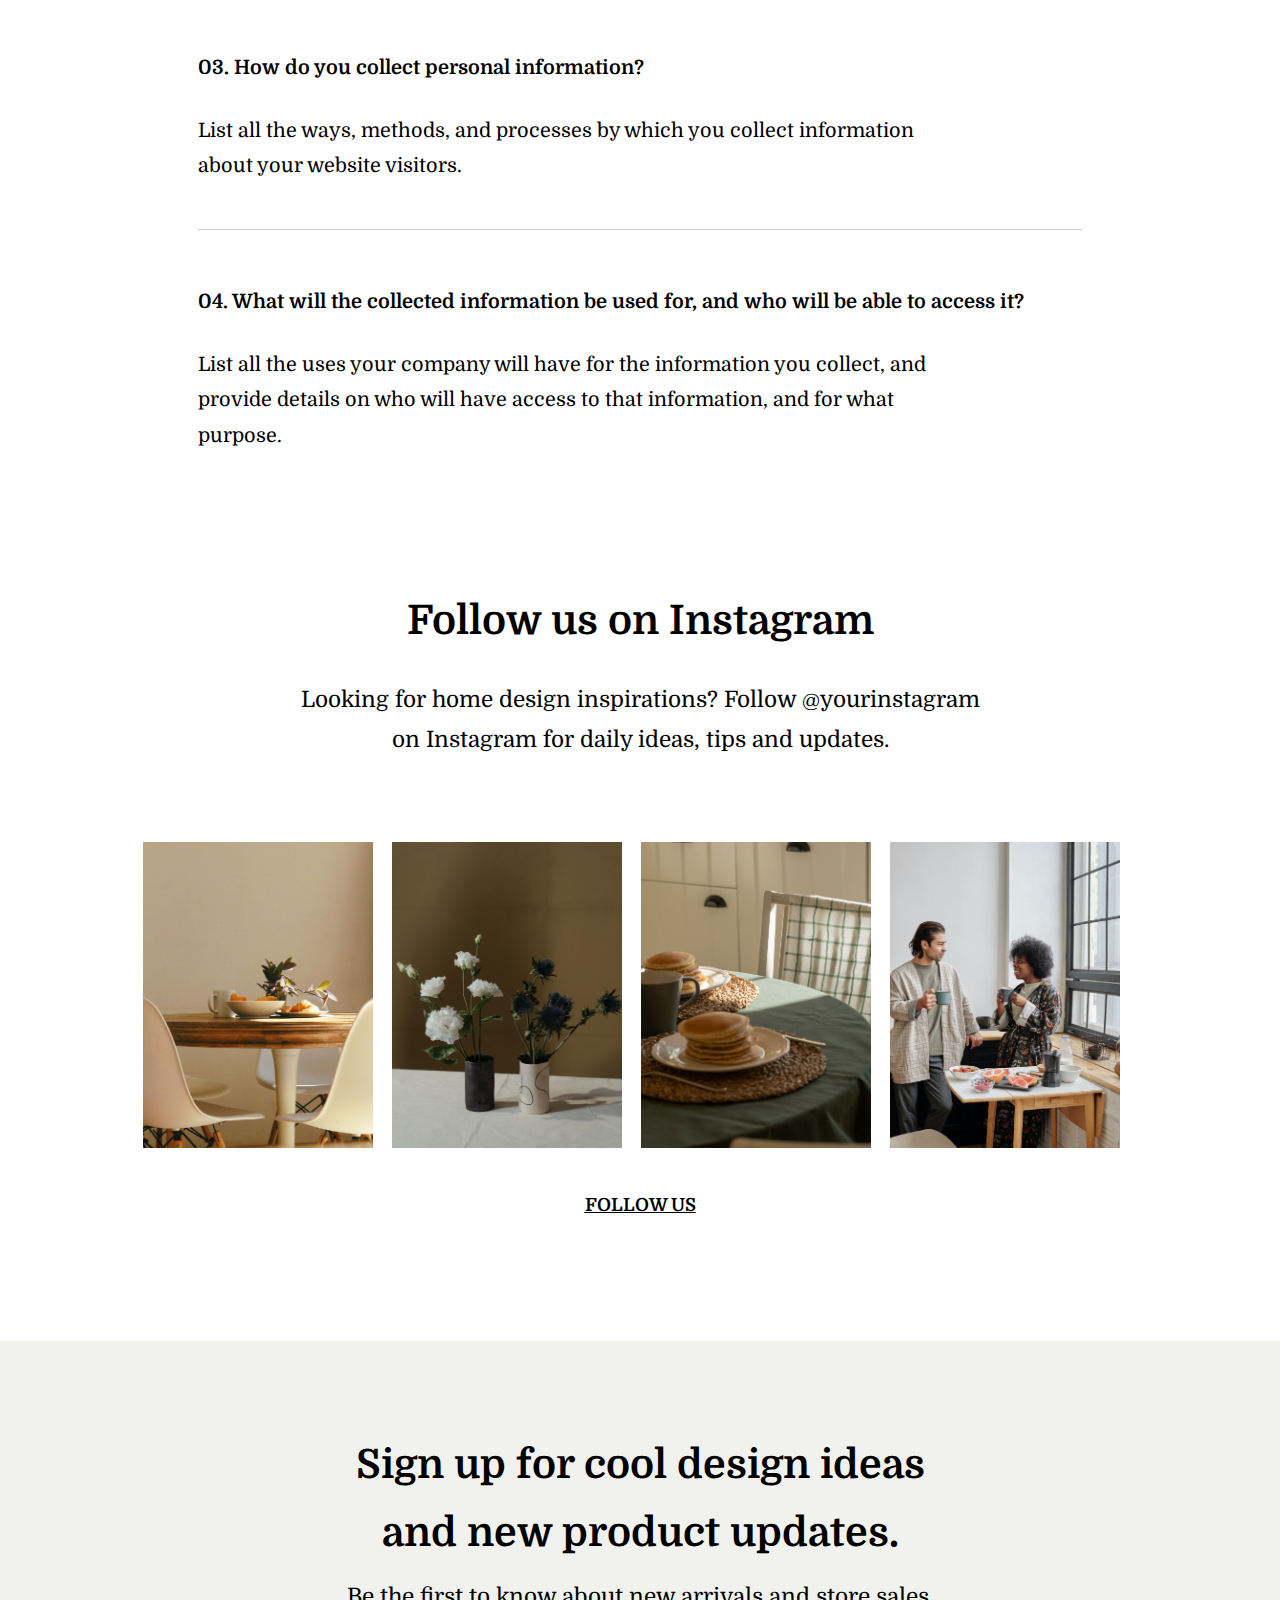
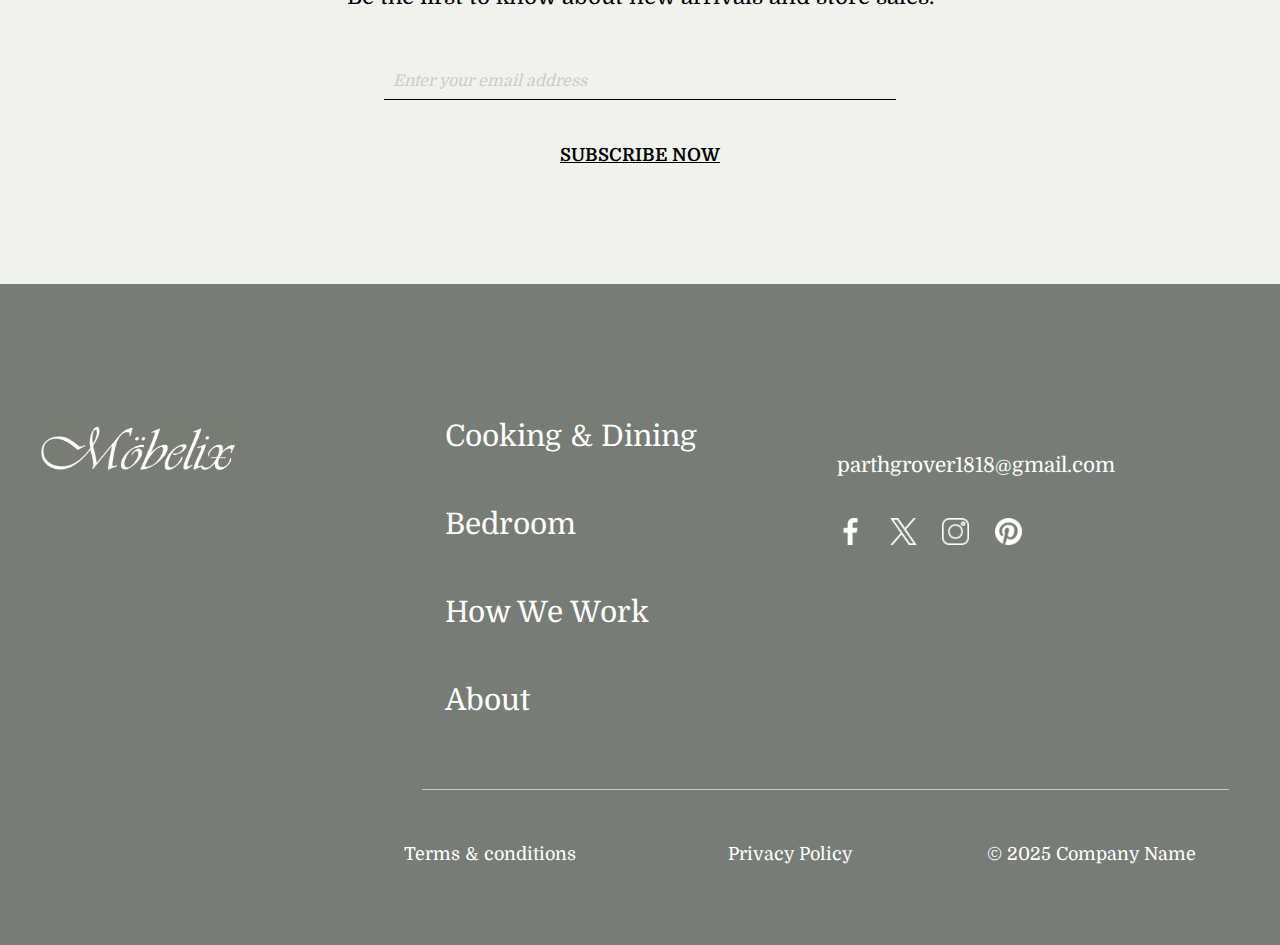
<file: privacy_policy.html>
<!DOCTYPE html>
<html lang="en">
<head>
    <meta charset="UTF-8">
    <meta name="viewport" content="width=device-width, initial-scale=1.0, maximum-scale=1.0, user-scalable=no">
    <title>Home Furniture</title>
    <link rel="stylesheet" href="style_privacy_policy.css">
</head>
<body>

    <p class="mobile_view">Use a desktop to visit the website.</p>

    <div class="website-content">

        <section id="header">
            <a href="#"><img src="images/logo.png" class="logo" alt="Website Logo"></a>
    
            <div>
                <ul id="navbar_headers">
                    <li><a href="index.html">Home</a></li>
                    <li><a href="cd.html">Cooking & Dining</a></li>
                    <li><a href="bedroom.html">Bedroom</a></li>
                    <li><a href="howwework.html">How We Work</a></li>
                    <li><a href="about.html">About</a></li>
                    <li><a href="contact.html">Contact</a></li>
                </ul>
            </div>
    
            <div>
                <ul id="navbar_icons">
                    <li><a href="search.html"><img src="images/magnifying-glass.png"></a></li>
                    <li><a href="profile.html"><img src="images/people.png"></a></li>
                    <li><a href="basket.html"><img src="images/shopping-bag.png"></a></li>
                </ul>
            </div>
    
        </section>


        <section id="big1">
            <div id="big_para">
                <div id="tnc_heading">
                    <h1>Privacy Policy</h1>
                </div>

                <div class="sub_para">
                    <h2>Privacy Policy</h2>
                    <hr>
                    <h3>Use this section to provide your company's Privacy Policy. It's best to consult a legal professional for this, and we recommend providing content that is easy to read and understand. That way, your website users will know what your Privacy Policy is about and how it affects them.</h3>
                    <h3 style="margin-top: 2.5vh;">The Privacy Policy is a formal statement that explains to website visitors how your company handles their personal information. It's best to use one that's clear and uses simple language. The content below is only a recommendation and by no means should be used as the right content for your company's Privacy Policy.</h3>

                    <h3 style="font-weight: 800; margin: 10vh 0 3vh;">01. What personal information do you collect?</h3>
                    <h3>Use this section to explain the reasons for collecting the information you mentioned. If the information collected is necessary for your store's activity or online purchases, you should mention it and explain how it's related. Provide any and all the reasons for collecting personal information about your customers and website visitors.</h3>
                </div>

                <div class="sub_para">
                    <hr>
                    <h3 style="font-weight: 800; margin: 6vh 0 3vh;">02. Why do you collect personal information?</h3>
                    <h3>Use this section to explain the reasons for collecting the information you mentioned. If the information collected is necessary for your store's activity or online purchases, you should mention it and explain how it's related. Provide any and all the reasons for collecting personal information about your customers and website visitors.</h3>
                </div>

                <div class="sub_para">
                    <hr>
                    <h3 style="font-weight: 800; margin: 6vh 0 3vh;">03. How do you collect personal information?</h3>
                    <h3>List all the ways, methods, and processes by which you collect information about your website visitors.</h3>
                </div>

                <div class="sub_para">
                    <hr>
                    <h3 style="font-weight: 800; margin: 6vh 0 3vh;">04. What will the collected information be used for, and who will be able to access it?</h3>
                    <h3>List all the uses your company will have for the information you collect, and provide details on who will have access to that information, and for what purpose.</h3>
                </div>

            </div>
        </section>
        

        <section id="big9">
            <h2>Follow us on Instagram</h2>
            <h3>Looking for home design inspirations? Follow @yourinstagram<br>on Instagram for daily ideas, tips and updates.</h3>

            <div>
                <div id="four_image_container">
                    <img src="images/dining-table-white-chair-fruit-basket-1920w.jpg">
                </div>
                <div id="four_image_container">
                    <img src="images/flower-vases-on-white-table.jpg">
                </div>
                <div id="four_image_container">
                    <img src="images/closeup-view-breakfast-table-pancakes-mug.jpg">
                </div>
                <div id="four_image_container">
                    <img src="images/couple-having-breakfast-kitchen-speaking-1920w.jpg">
                </div>
            </div>

            <a href="https://www.instagram.com"><p>FOLLOW US</p></a>
        </section>

        <section id="big10">

            <h2>Sign up for cool design ideas <br>and new product updates.</h2>
            <h3>Be the first to know about new arrivals and store sales.</h3>
            <input id="email" placeholder="Enter your email address">
            <p id="subscribeButton">SUBSCRIBE NOW</p>
            <div id="message">message</div>

        </section>

        <section id="big11">

            <footer>
                <div class="footer_container">

                    <div>
                        <div id="footer_logo">
                            <a><img src="images/green_logo.png" id="green_logo" alt="Website Logo"></a>
                        </div>
    
    
                        <div class="links">
                            <ul>
                                <li><a href="cd.html">Cooking & Dining</a></li>
                                <li><a href="bedroom.html">Bedroom</a></li>
                                <li><a href="howwework.html">How We Work</a></li>
                                <li><a href="about.html">About</a></li>
                            </ul>
                        </div>
                        <div class="contact">
                            <p><br>parthgrover1818@gmail.com</p>
                            <div class="social_icons">
                                <span><a href="https://www.facebook.com"><img src="images/facebook-app-symbol.png" alt="Facebook"></a></span>
                                <span><a href="https://www.x.com"><img src="images/twitter.png" alt="Twitter"></a></span>
                                <span><a href="https://www.instagram.com"><img src="images/instagram.png" alt="Instagram"></a></span>
                                <span><a href="https://www.pinterest.com"><img src="images/pinterest-logo.png" alt="Pinterest"></a></span>
                            </div>
                        </div>
                    </div>
        
                    <hr>
                
                    <div class="footer_bottom">
                        <p></p>
                        <p><a href="tnc.html">Terms & conditions</a></p>
                        <p><a href="privacy_policy.html">Privacy Policy</a></p>
                        <p>© 2025 Company Name</p>
                    </div>
                    
                </div>

            </footer>

        </section>
    </div>

    <script src="privacy_policy.js"></script>
</body>
</html>
</file>
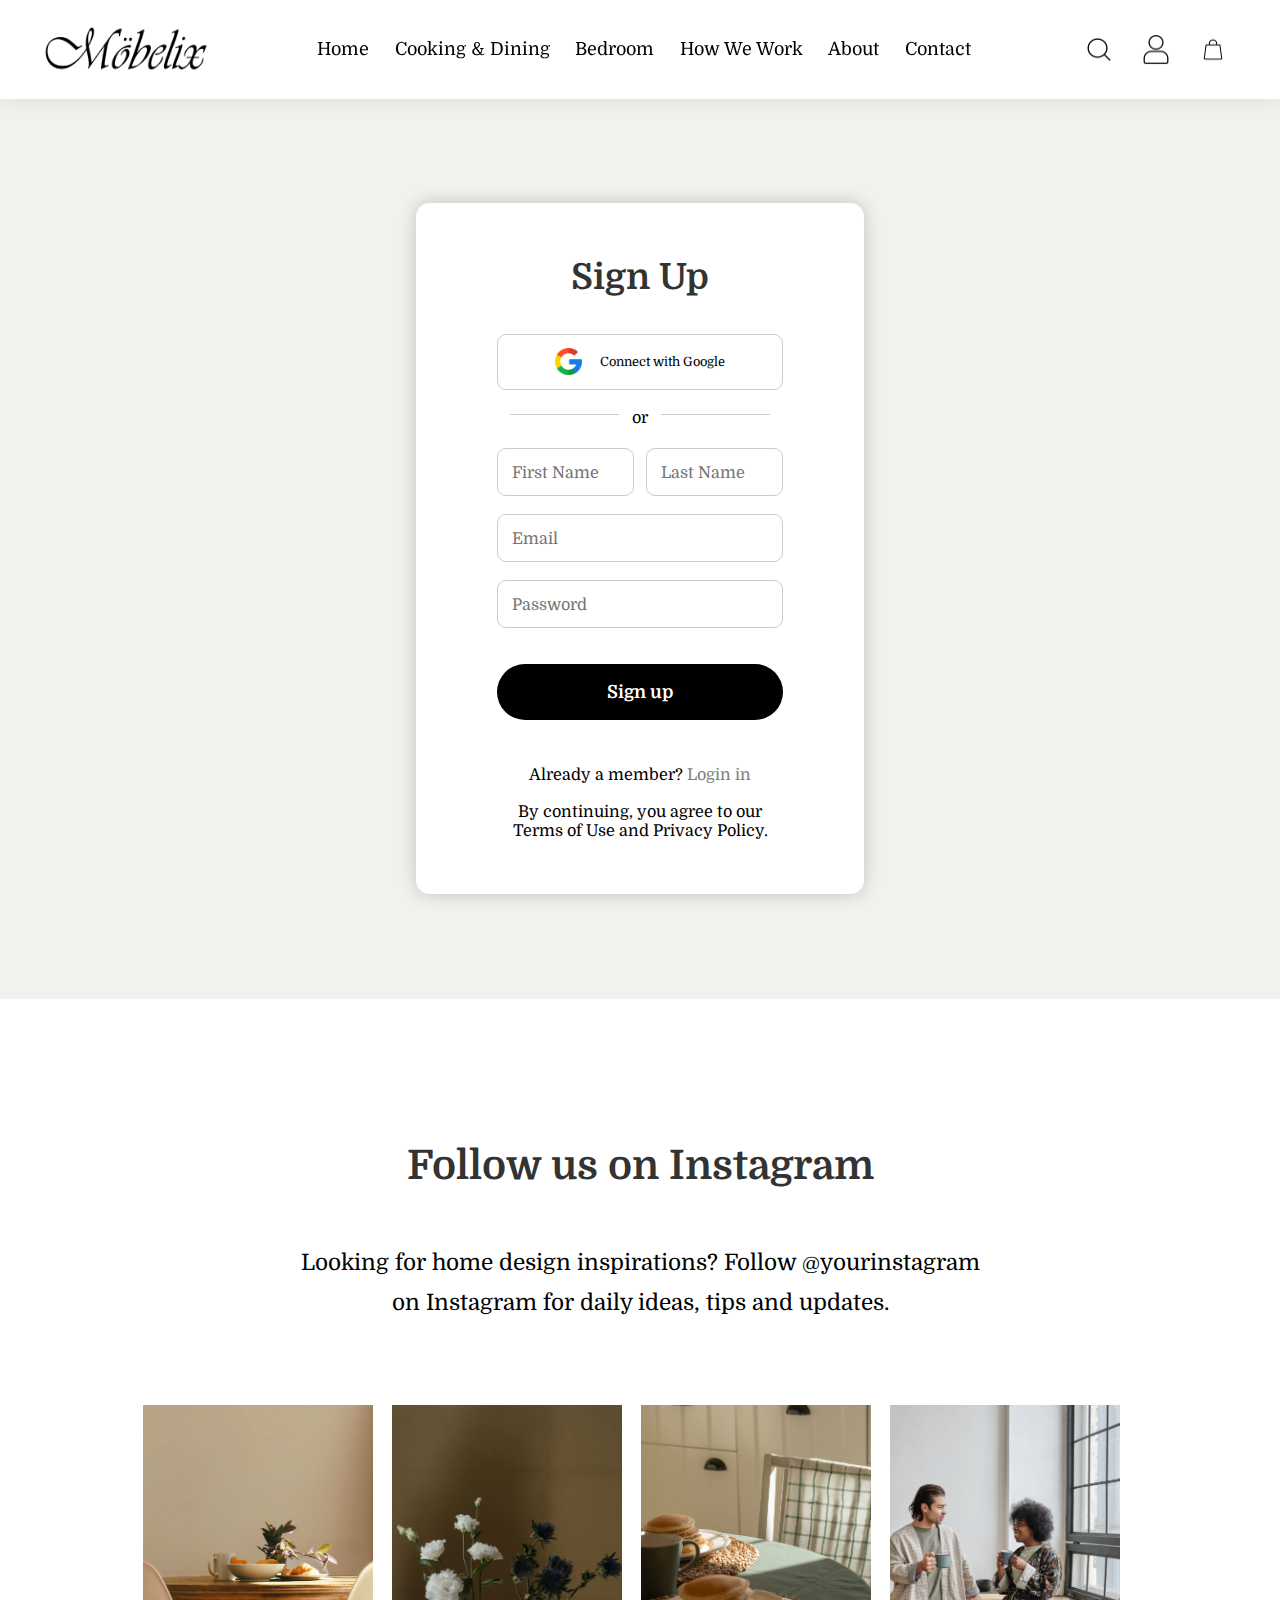
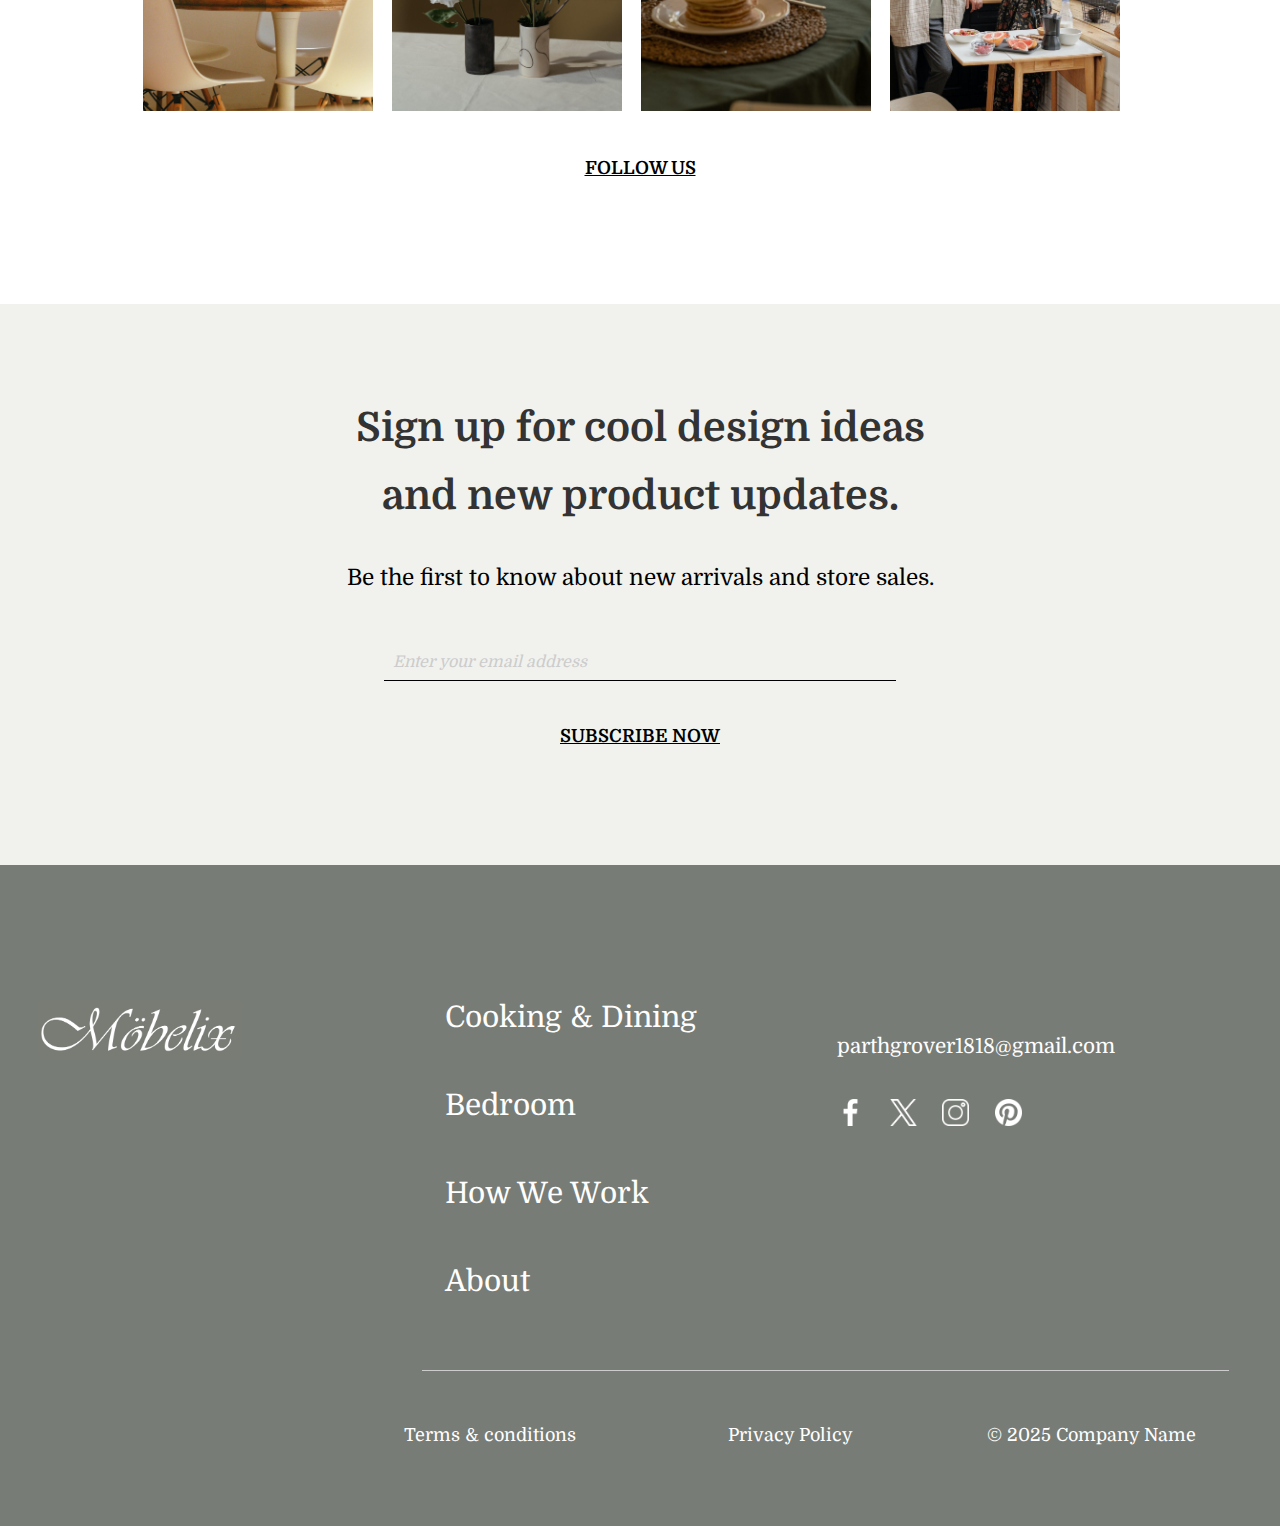
<file: profile.html>
<!DOCTYPE html>
<html lang="en">
<head>
    <meta charset="UTF-8">
    <meta name="viewport" content="width=device-width, initial-scale=1.0, maximum-scale=1.0, user-scalable=no">
    <title>Home Furniture</title>
    <link rel="stylesheet" href="style_profile.css">
</head>
<body>

    <p class="mobile_view">Use a desktop to visit the website.</p>

    <div class="website-content">

        <section id="header">
            <a href="#"><img src="images/logo.png" class="logo" alt="Website Logo"></a>
            <div>
                <ul id="navbar_headers">
                    <li><a href="index.html">Home</a></li>
                    <li><a href="cd.html">Cooking & Dining</a></li>
                    <li><a href="bedroom.html">Bedroom</a></li>
                    <li><a href="howwework.html">How We Work</a></li>
                    <li><a href="about.html">About</a></li>
                    <li><a href="contact.html">Contact</a></li>
                </ul>
            </div>
    
            <div>
                <ul id="navbar_icons">
                    <li><a href="search.html"><img src="images/magnifying-glass.png"></a></li>
                    <li><a href="profile.html"><img src="images/people.png"></a></li>
                    <li><a href="basket.html"><img src="images/shopping-bag.png"></a></li>
                </ul>
            </div>
    
        </section>

        <section class="big1">


            <div id="container">
                <h2>Sign Up</h2>
                
                    <a href="https://google.com">
                        <div class="google">
                            <img id="google_icon" src="images/google.png" alt="google">
                            <p id="no_underline">Connect with Google</p>
                        </div>
                        
                    </a>

                <div id="or">
                    <hr>
                    <h3>or</h3>
                    <hr>
                </div>

                <div id="name">
                    <input type="text" placeholder="First Name">
                    <input type="text" placeholder="Last Name">
                </div>

                <input type="text" placeholder="Email">
                <input type="text" placeholder="Password">

                <button>Sign up</button>

                <h3>Already a member? <span id="login_button" style="color: gray;">Login in</span></h3>

                <h3>By continuing, you agree to our Terms of Use and Privacy Policy.</h3>
            </div>

        </section>

        <section class="hidden big2">


            <div id="container">
                <h2>Login</h2>
                
                    <a href="https://google.com">
                        <div class="google">
                            <img id="google_icon" src="images/google.png" alt="google">
                            <p id="no_underline">Connect with Google</p>
                        </div>
                        
                    </a>

                <div id="or">
                    <hr>
                    <h3>or</h3>
                    <hr>
                </div>

                <input type="text" placeholder="Email">
                <input type="text" placeholder="Password">

                <h3><span id="forgot" style="color: gray; display: flex; justify-content: right;">Forgot password?</span></h3>

                <button>Login</button>

                <h3>Not a member? <span class="signup2" style="color: gray;">Sign Up</span></h3>
            </div>

        </section>

        <section class="hidden big3">


            <div id="container">
                <h2>Reset Password</h2>

                <h3 style="margin-bottom: 1vh;">Please enter your email address</h3>

                <input type="text" placeholder="Email">

                <button>Send Reset Link</button>

                <h3><span class="returnlogin" style="color: gray;">Return to login</span></h3>
            </div>

        </section>







        
        <section id="big9">
            <h2>Follow us on Instagram</h2>
            <h3>Looking for home design inspirations? Follow @yourinstagram<br>on Instagram for daily ideas, tips and updates.</h3>

            <div>
                <div id="four_image_container">
                    <img src="images/dining-table-white-chair-fruit-basket-1920w.jpg">
                </div>
                <div id="four_image_container">
                    <img src="images/flower-vases-on-white-table.jpg">
                </div>
                <div id="four_image_container">
                    <img src="images/closeup-view-breakfast-table-pancakes-mug.jpg">
                </div>
                <div id="four_image_container">
                    <img src="images/couple-having-breakfast-kitchen-speaking-1920w.jpg">
                </div>
            </div>

            <a href="https://www.instagram.com"><p>FOLLOW US</p></a>
        </section>

        <section id="big10">

            <h2>Sign up for cool design ideas <br>and new product updates.</h2>
            <h3>Be the first to know about new arrivals and store sales.</h3>
            <input id="email" placeholder="Enter your email address">
            <p id="subscribeButton">SUBSCRIBE NOW</p>
            <div id="message">message</div>

        </section>

        <section id="big11">

            <footer>
                <div class="footer_container">

                    <div>
                        <div id="footer_logo">
                            <a><img src="images/green_logo.png" id="green_logo" alt="Website Logo"></a>
                        </div>
    
    
                        <div class="links">
                            <ul>
                                <li><a href="cd.html">Cooking & Dining</a></li>
                                <li><a href="bedroom.html">Bedroom</a></li>
                                <li><a href="howwework.html">How We Work</a></li>
                                <li><a href="about.html">About</a></li>
                            </ul>
                        </div>
                        <div class="contact">
                            <p><br>parthgrover1818@gmail.com</p>
                            <div class="social_icons">
                                <span><a href="https://www.facebook.com"><img src="images/facebook-app-symbol.png" alt="Facebook"></a></span>
                                <span><a href="https://www.x.com"><img src="images/twitter.png" alt="Twitter"></a></span>
                                <span><a href="https://www.instagram.com"><img src="images/instagram.png" alt="Instagram"></a></span>
                                <span><a href="https://www.pinterest.com"><img src="images/pinterest-logo.png" alt="Pinterest"></a></span>
                            </div>
                        </div>
                    </div>
        
                    <hr>
                
                    <div class="footer_bottom">
                        <p></p>
                        <p><a href="tnc.html">Terms & conditions</a></p>
                        <p><a href="privacy_policy.html">Privacy Policy</a></p>
                        <p>© 2025 Company Name</p>
                    </div>
                    
                </div>

            </footer>

        </section>
    </div>

    <script src="profile.js"></script>
</body>
</html>
</file>
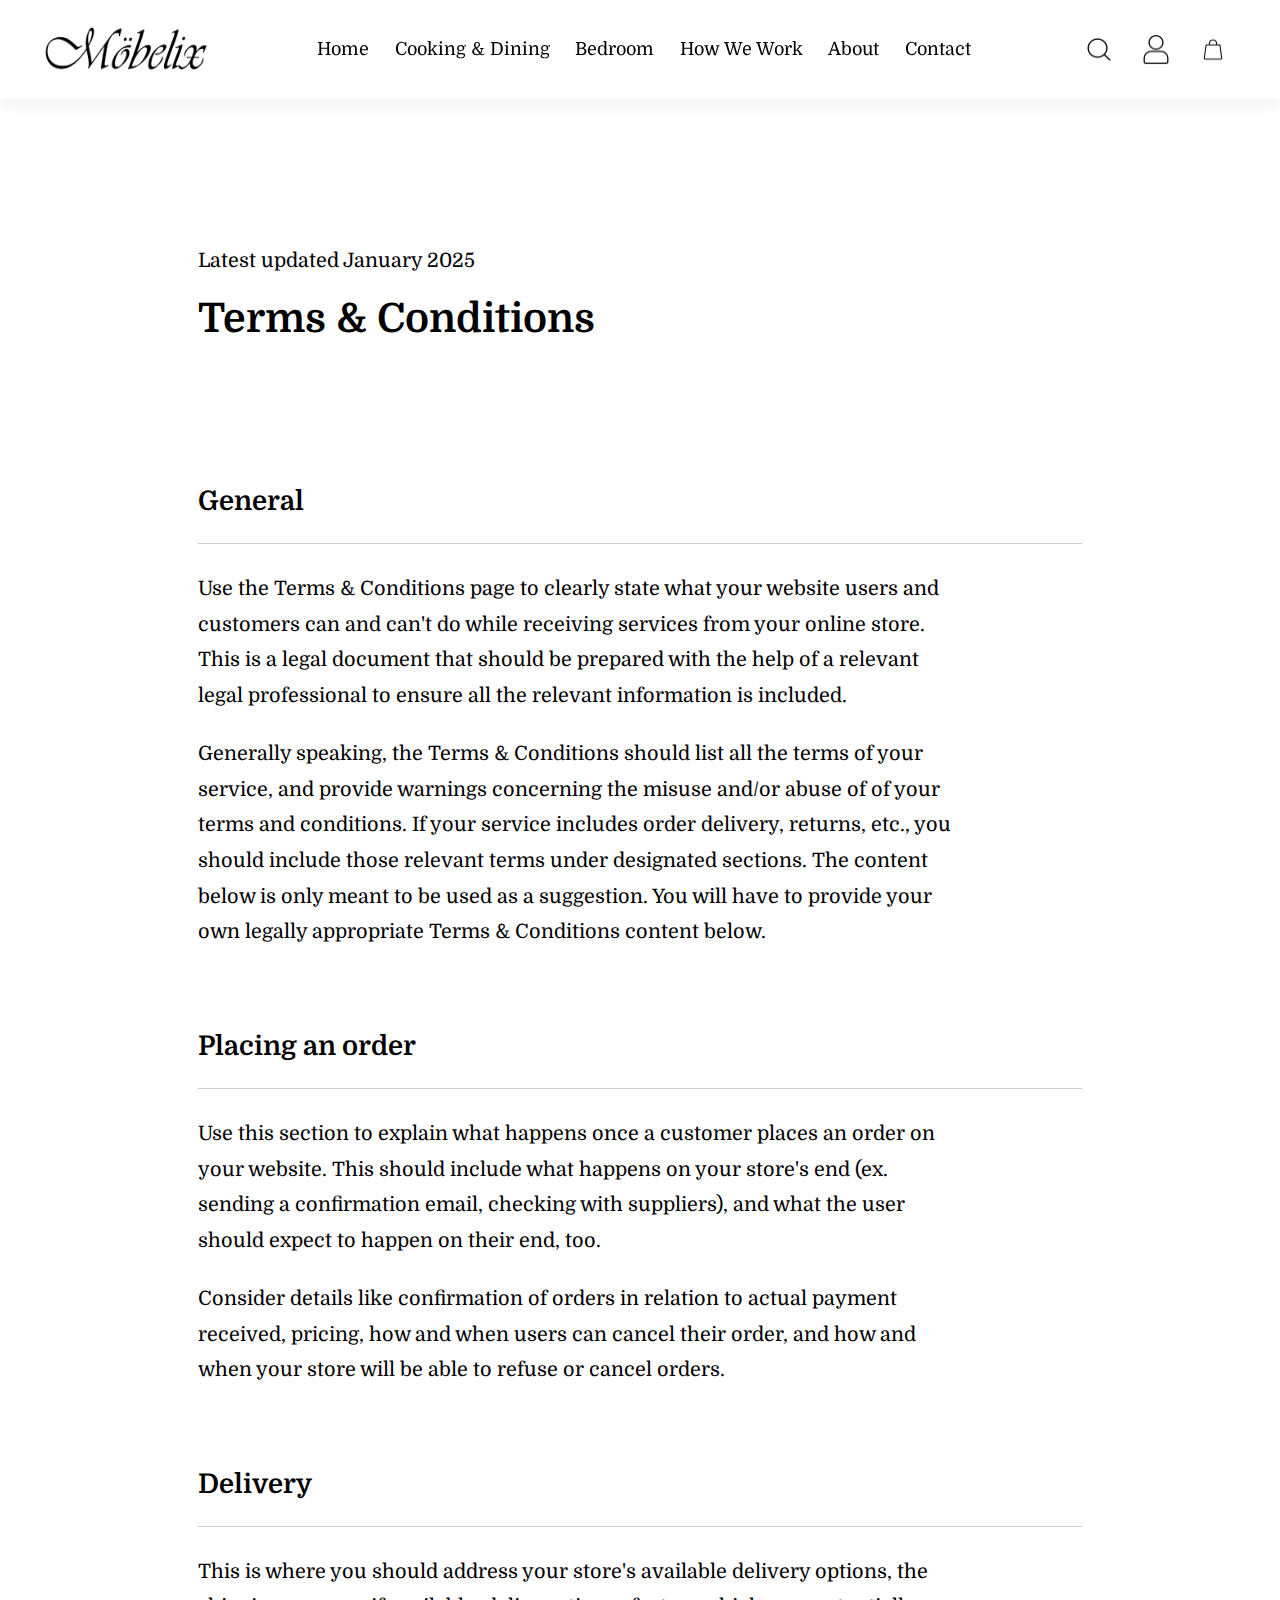
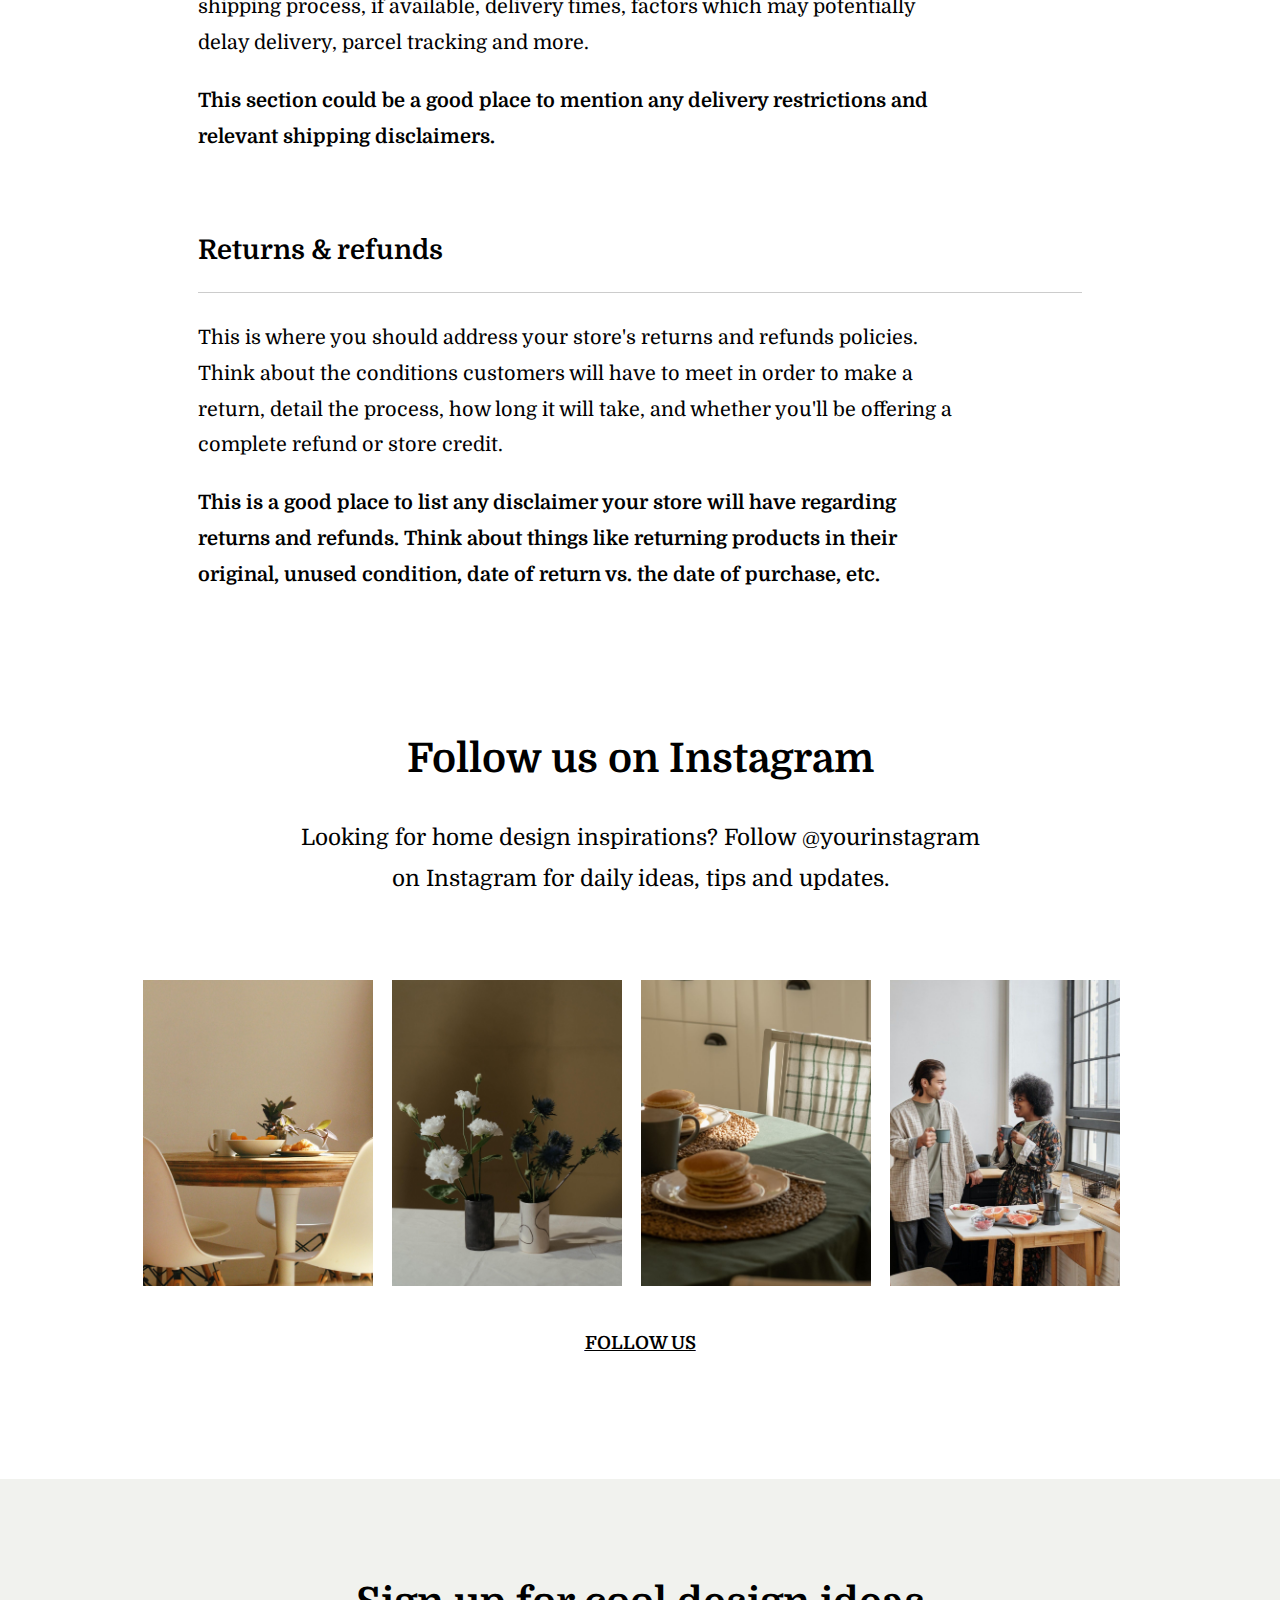
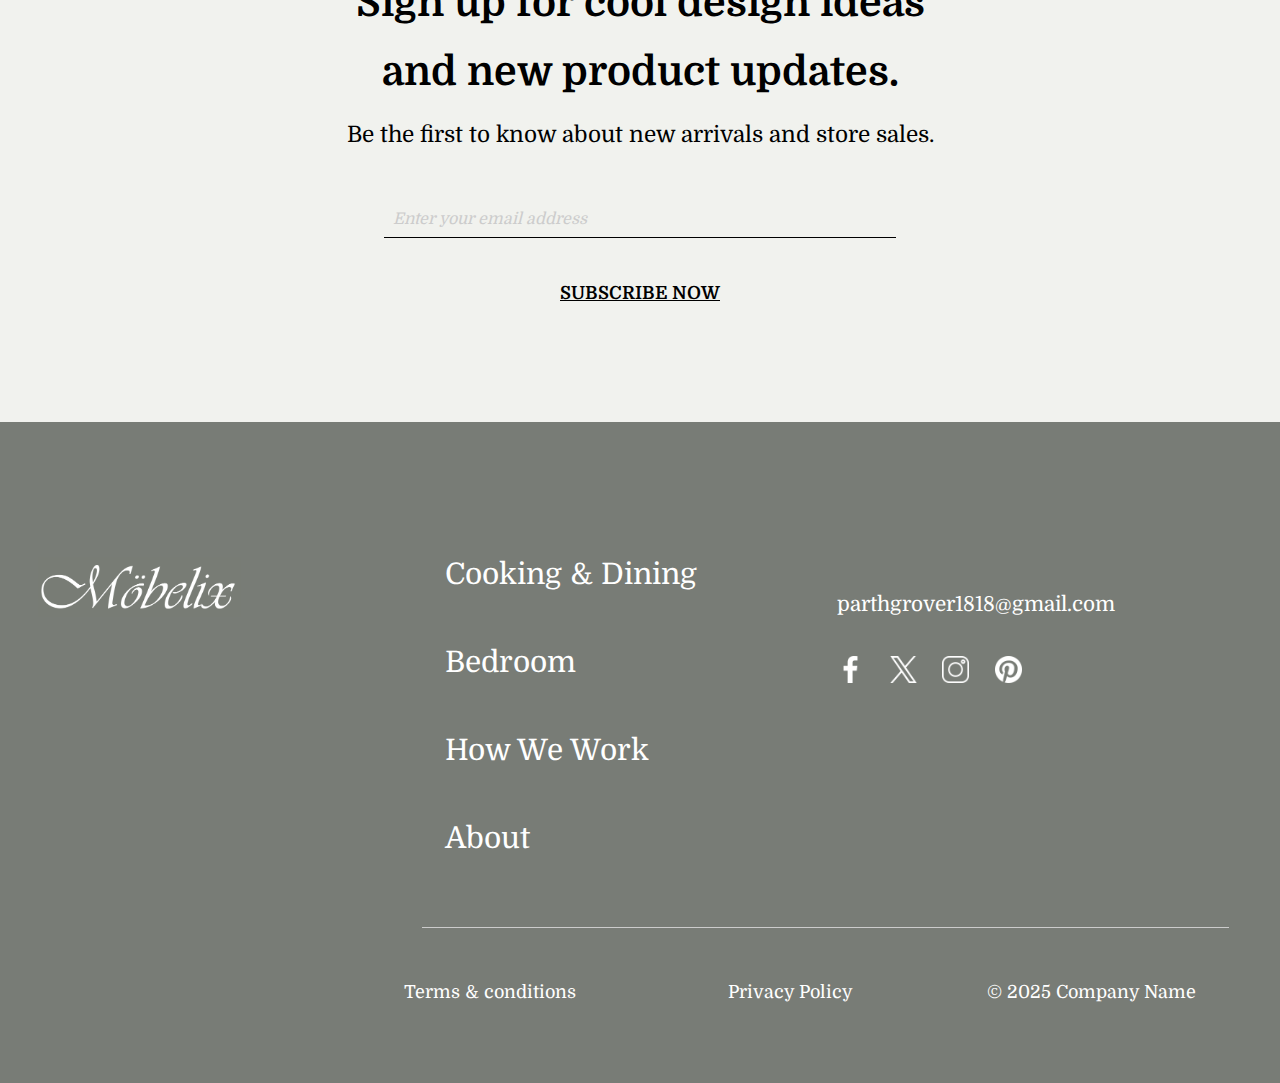
<file: tnc.html>
<!DOCTYPE html>
<html lang="en">
<head>
    <meta charset="UTF-8">
    <meta name="viewport" content="width=device-width, initial-scale=1.0, maximum-scale=1.0, user-scalable=no">
    <title>Home Furniture</title>
    <link rel="stylesheet" href="style_tnc.css">
</head>
<body>

    <p class="mobile_view">Use a desktop to visit the website.</p>

    <div class="website-content">

        <section id="header">
            <a href="#"><img src="images/logo.png" class="logo" alt="Website Logo"></a>
    
            <div>
                <ul id="navbar_headers">
                    <li><a href="index.html">Home</a></li>
                    <li><a href="cd.html">Cooking & Dining</a></li>
                    <li><a href="bedroom.html">Bedroom</a></li>
                    <li><a href="howwework.html">How We Work</a></li>
                    <li><a href="about.html">About</a></li>
                    <li><a href="contact.html">Contact</a></li>
                </ul>
            </div>
    
            <div>
                <ul id="navbar_icons">
                    <li><a href="search.html"><img src="images/magnifying-glass.png"></a></li>
                    <li><a href="profile.html"><img src="images/people.png"></a></li>
                    <li><a href="basket.html"><img src="images/shopping-bag.png"></a></li>
                </ul>
            </div>
    
        </section>


        <section id="big1">
            <div id="big_para">
                <div id="tnc_heading">
                    <h3>Latest updated January 2025</h3>
                    <h1>Terms & Conditions</h1>
                </div>

                <div class="sub_para">
                    <h2>General</h2>
                    <hr>
                    <h3>Use the Terms & Conditions page to clearly state what your website users and customers can and can't do while receiving services from your online store. This is a legal document that should be prepared with the help of a relevant legal professional to ensure all the relevant information is included.</h3>
                    <h3 style="margin-top: 2.5vh;">Generally speaking, the Terms & Conditions should list all the terms of your service, and provide warnings concerning the misuse and/or abuse of of your terms and conditions. If your service includes order delivery, returns, etc., you should include those relevant terms under designated sections. The content below is only meant to be used as a suggestion. You will have to provide your own legally appropriate Terms & Conditions content below.</h3>
                </div>

                <div class="sub_para">
                    <h2>Placing an order</h2>
                    <hr>
                    <h3>Use this section to explain what happens once a customer places an order on your website. This should include what happens on your store's end (ex. sending a confirmation email, checking with suppliers), and what the user should expect to happen on their end, too.</h3>
                    <h3 style="margin-top: 2.5vh;">Consider details like confirmation of orders in relation to actual payment received, pricing, how and when users can cancel their order, and how and when your store will be able to refuse or cancel orders.</h3>
                </div>

                <div class="sub_para">
                    <h2>Delivery</h2>
                    <hr>
                    <h3>This is where you should address your store's available delivery options, the shipping process, if available, delivery times, factors which may potentially delay delivery, parcel tracking and more.</h3>
                    <h3 style="font-weight: bold; margin-top: 2.5vh;">This section could be a good place to mention any delivery restrictions and relevant shipping disclaimers.</h3>
                </div>

                <div class="sub_para">
                    <h2>Returns & refunds</h2>
                    <hr>
                    <h3>This is where you should address your store's returns and refunds policies. Think about the conditions customers will have to meet in order to make a return, detail the process, how long it will take, and whether you'll be offering a complete refund or store credit.</h3>
                    <h3 style="font-weight: bold; margin-top: 2.5vh;">This is a good place to list any disclaimer your store will have regarding returns and refunds. Think about things like returning products in their original, unused condition, date of return vs. the date of purchase, etc.</h3>
                </div>
            </div>
        </section>
        

        <section id="big9">
            <h2>Follow us on Instagram</h2>
            <h3>Looking for home design inspirations? Follow @yourinstagram<br>on Instagram for daily ideas, tips and updates.</h3>

            <div>
                <div id="four_image_container">
                    <img src="images/dining-table-white-chair-fruit-basket-1920w.jpg">
                </div>
                <div id="four_image_container">
                    <img src="images/flower-vases-on-white-table.jpg">
                </div>
                <div id="four_image_container">
                    <img src="images/closeup-view-breakfast-table-pancakes-mug.jpg">
                </div>
                <div id="four_image_container">
                    <img src="images/couple-having-breakfast-kitchen-speaking-1920w.jpg">
                </div>
            </div>

            <a href="https://www.instagram.com"><p>FOLLOW US</p></a>
        </section>

        <section id="big10">

            <h2>Sign up for cool design ideas <br>and new product updates.</h2>
            <h3>Be the first to know about new arrivals and store sales.</h3>
            <input id="email" placeholder="Enter your email address">
            <p id="subscribeButton">SUBSCRIBE NOW</p>
            <div id="message">message</div>

        </section>

        <section id="big11">

            <footer>
                <div class="footer_container">

                    <div>
                        <div id="footer_logo">
                            <a><img src="images/green_logo.png" id="green_logo" alt="Website Logo"></a>
                        </div>
    
    
                        <div class="links">
                            <ul>
                                <li><a href="cd.html">Cooking & Dining</a></li>
                                <li><a href="bedroom.html">Bedroom</a></li>
                                <li><a href="howwework.html">How We Work</a></li>
                                <li><a href="about.html">About</a></li>
                            </ul>
                        </div>
                        <div class="contact">
                            <p><br>parthgrover1818@gmail.com</p>
                            <div class="social_icons">
                                <span><a href="https://www.facebook.com"><img src="images/facebook-app-symbol.png" alt="Facebook"></a></span>
                                <span><a href="https://www.x.com"><img src="images/twitter.png" alt="Twitter"></a></span>
                                <span><a href="https://www.instagram.com"><img src="images/instagram.png" alt="Instagram"></a></span>
                                <span><a href="https://www.pinterest.com"><img src="images/pinterest-logo.png" alt="Pinterest"></a></span>
                            </div>
                        </div>
                    </div>
        
                    <hr>
                
                    <div class="footer_bottom">
                        <p></p>
                        <p><a href="tnc.html">Terms & conditions</a></p>
                        <p><a href="privacy_policy.html">Privacy Policy</a></p>
                        <p>© 2025 Company Name</p>
                    </div>
                    
                </div>

            </footer>

        </section>
    </div>

    <script src="tnc.js"></script>
</body>
</html>
</file>
<file: style_about.css>
@import url('https://fonts.googleapis.com/css2?family=Domine:wght@400..700&display=swap');

* {
    margin: 0;           
    padding: 0;          
    box-sizing: border-box; 
    font-family: 'Domine', sans-serif; 
}

@media (max-width: 950px) {
    .website-content {
        display: none;
    }

    .mobile_view{
        color: black;
        display: block;
    }
}

@media (min-width: 950px) {

    html {
        font-size: 6px;
    }
    
    .mobile_view {
        display: none;
    }
    
    .website-content {
        display: block;
    }
    
    #header {
        position: sticky;
        top: 0;
        left: 0;
        width: 100%;
        background-color: #fff;
        z-index: 1000;
        display: flex;
        justify-content: space-between;
        align-items: center;
        padding: 1vw 3vw; 
        box-shadow: 0 5px 15px rgba(0, 0, 0, 0.06);
    }
    
    .logo {
        height: 8vh; 
        width: 14vw; 
    }
    
    #navbar_headers {
        display: flex;
        justify-content: center;
        flex-grow: 1;
        text-align: center;
        font-size: 2vb; 
    }
    
    ul {
        list-style: none;
        padding: 0;
        margin: 0;
        display: flex;
    }
    
    li {
        padding: 0 1vw; 
    }

    #navbar_icons {
        display: flex; 
        justify-content: flex-end; 
    }

    #navbar_icons a {
        display: flex;
        justify-content: center; 
        align-items: center; 
        width: 3.5vh; 
        height: 3.5vh; 
        text-decoration: none;
    }
    
    #navbar_icons a img {
        width: 100%; 
        height: 100%; 
        object-fit: contain; 
    }

    #navbar_headers a {
        color: #000; 
        text-decoration: none; 
        position: relative; 
        transition: color 0.3s ease; 
    }

    #navbar_headers a:hover,
    #navbar_headers a.active {
        color: #C5A981; 
    }

    #navbar_headers a.active::after,
    #navbar_headers a:hover::after {
        transform: scaleX(1); 
    }

    #navbar_headers a::after {
        content: ''; 
        position: absolute;
        bottom: -2px; 
        left: 0;
        width: 100%; 
        height: 2px; 
        background-color: #C5A981; 
        transform: scaleX(0); 
        transition: transform 0.3s ease; 
    }

    #big0 {
        display: flex; 
        flex-direction: column; 
        align-items: center; 
        justify-content: center; 
        text-align: center; 
        padding: 20vh 0 18vh 0;
    }
    
    #big0 h2 {
        font-size: 5vb; 
        margin-bottom: 2vh; 
        color: #000; 
        font-weight: 400;
        margin-bottom: 5vh;
        max-width: 800px; 
        line-height: 1.5;
    }
    
    #big0 p {
        font-size: 2.3vb; 
        line-height: 2.2; 
        color: #000; 
        max-width: 800px; 
    }

    #big1 {
        display: flex; 
        margin-bottom: 13vh;
        align-items: center; 
        gap: 2vw; 
        height: 60vh; 
        overflow: hidden; 
    }
    
    #big1 img {
        height: 100%; 
        object-fit: cover; 
        width: 40%;
    }

    #big2 {
        display: grid; 
        grid-template-columns: repeat(2, 1fr); 
        gap: 8vw; 
        margin: 0 15vw 10vh 15vw;
    }
    
    .each_block {
        padding: 2vw; 
        border-radius: 8px; 
    }

    .each_block h2 {
        font-size: 3.5vb; 
        margin-bottom: 1vw; 
        line-height: 2;
        color: #333; 
    }
    
    .each_block p {
        font-size: 2.2vb; 
        line-height: 1.8; 
        color: #555; 
    }

    #big_between1 {
        display: flex;
        background-color: rgb(241, 242, 238);
        padding: 2vw;
        gap: 2vw;
        margin-bottom: 12vh;
        padding: 9vh;
    }
    
    .designers_heading {
        flex: 1;
        text-align: center;
    }
    
    .designers_heading h1 {
        font-size: 2.5vw;
        margin-top: 7vh;
        color: #333;
    }
    
    .designers_list {
        flex: 2;
        padding: 3vh 8vh 3vh 5vh;
        display: flex;
        flex-direction: column;
        gap: 2vw;
    }
    
    .designer {
        border-radius: 8px;
        position: relative;
        margin: 2vh;
    }
    
    .designer_header {
        display: flex;
        justify-content: space-between;
        align-items: center;
        cursor: pointer;
    }
    
    .designer_header h2 {
        font-size: 3.3vb;
        color: #444;
        margin: 0;
    }
    
    .designer_info {
        font-size: 2.3vb;
        padding: 4vh 6vw 3vh 2vw;
        color: #666;
        line-height: 1.5;
        display: none; 
        opacity: 0;
    }
    
    .designer_info.show {
        display: block; 
        opacity: 1;
    }

    .toggle-icon {
        cursor: pointer;
        font-size: 4vh; /* Updated from 4vb to 4vh (valid CSS unit) */
        color: gray;
        font-weight: 200;
        transition: transform 0.3s ease-in-out; /* Smooth rotation effect */
    }
    
    .toggle-icon.rotate {
        transform: rotate(180deg); /* Rotate the icon */
    }


    #big3 {
        margin: 0 0 11vh 0;
    }

    .best_seller_images{
        width: 18vw;
        height: 35vh;
    }

    .best_seller_container{
        justify-content: center;
        display: flex; 
        gap: 5vh;
        margin-bottom: 7vh;
    }

    #shop_best_seller{
        text-align: center;
        margin-bottom: 8vh;
        font-size: 4.5vb;
    }

    .item_container {
        cursor: pointer;
        align-items: center;
        border: 1vh solid transparent; 
        border-radius: 3vh; 
        background-color: #F5F5F5;
    }

    .item_container a {
        text-decoration: none;
        color: black;
    }

    .item_name{
        font-size: 2vb;
        margin-top: 2vh;
        padding-left: 2vh;
        margin-bottom: 2vh;
    }

    .item_price{
        font-size: 2vb;
        padding-left: 2vh;
        margin-bottom: 2vh;
    }

    .item_container hr{
        border: none;
        border-top: 0.25vh solid #D3D3D3; 
        width: 80%; 
        margin: 2vh auto; 
    }

    .item_container:hover {
        box-shadow: 0 1px 20px rgba(0, 0, 0, 0.2); 
    }

    #view_less{
        align-items: center; 
        text-decoration: underline;
        color: #C5A981;
        text-align: center;
        font-size: 2vb;
        cursor: pointer;
    }

    #view_less:hover {
        color: #D3D3D3;
    }

    .hidden {
        display: none;
    }

    #big9 {
        display: flex;  
        flex-direction: column;  
        justify-content: center;  
        align-items: center;  
        text-align: center;  
        margin-bottom: 14vh;
    }

    #big9 p{
        font-size: 2vb;
        font-weight: bold;
        cursor: pointer;
        text-decoration: underline;
        color: black;
        margin-top: 5vh;
    }

    #big9 p:hover{
        color: #C5A981;
    }

    #four_image_container {
        display: inline-block;
        position: relative; 
        overflow: hidden; 
        margin-right: 1.3vw;
    }
    
    #four_image_container img {
        width: 18vw;  
        height: 34vh;  
        object-fit: cover; 
        transition: transform 0.3s ease; 
    }
    
    #four_image_container img:hover {
        transform: scale(1.1); 
    }

    #big9 h2 {
        font-size: 4.5vb;
        margin-bottom: 4vh;
    }

    #big9 h3 {
        font-size: 2.5vb;
        margin-bottom: 9vh;
        font-weight: normal;
        line-height: 1.8;
    }

    #big10{
        background-color: rgb(241, 242, 238);
        width: 100%;
        display: flex;  
        flex-direction: column;  
        justify-content: center;  
        align-items: center;  
        text-align: center; 
        padding: 10vh 0 9vh 0;
    }

    #big10 h2{
        font-size: 4.5vb;
        margin-bottom: 1.7vh;
        line-height: 1.7;
    }

    #big10 h3 {
        font-size: 2.5vb;
        font-weight: normal;
        margin-bottom: 6vh;
    }


    #email {
        width: 40%;
        padding: 1vh;
        border: none;
        border-bottom: 0.2vh solid #000;
        font-size: 16px;
        outline: none;
        background: transparent;
    }

    #email::placeholder {
        color: #ccc;
        font-style: italic;
    }

    #big10 p{
        font-size: 2vb;
        font-weight: bold;
        cursor: pointer;
        text-decoration: underline;
        margin-top: 5vh;
    }

    #big10 p:hover{
        color: #C5A981;
    }

    #message {
        margin-top: 2vh;
        font-size: 2vb;
        visibility: hidden;
    }

    #message.success {
        color: green;
    }

    #message.error {
        color: red;
    }

    #big11 footer {
        background-color: rgb(120, 124, 118);
        padding: 15vh 3vw 7vh 3vw;
        color: white;
    }
    
    .footer_container {
        display: flex;
        flex-direction: column; 
        justify-content: flex-start;
        align-items: flex-start;
        width: 100%;
    }
    
    .footer_container > div {
        display: flex;
        flex-direction: row; 
        justify-content: flex-start;
        align-items: flex-start;
        width: 100%;
        margin-bottom: 2vh; 
    }
    
    #footer_logo {
        flex: 1;
        display: flex;
        justify-content: flex-start;
        align-items: center;
    }
    
    #green_logo {
        max-width: 100%; 
        height: auto; 
    }
    
    .links {
        flex: 2;
        margin-left: 15vw;
    }
    
    .links ul {
        list-style: none;
        padding: 0;
        margin: 0;
        display: block;
    }
    
    .links li {
        margin-bottom: 6vh;
        font-size: 3.3vb;
        cursor: pointer;
        display: block;
    }

    .links ul li a {
        text-decoration: none;
        color: white;
    }
    
    .contact {
        flex: 2;
        line-height: 3.5vh;

    }
    
    .contact p {
        margin-bottom: 4vh;
        font-size: 2.3vb;
    }
    
    .social_icons {
        display: flex; 
        justify-content: flex-start; 
    }
    
    .social_icons span {
        margin-right: 2vw; 
        cursor: pointer;
    }
    
    .social_icons span img {
        width: 3vh; 
        height: 3vh; 
        object-fit: contain; 
    }
    
    hr {
        border: none;
        border-top: 0.2vh solid #ccc;
        width: 67%;
        margin: 0 2vw 0 30vw;
    }
    
    .footer_bottom {
        display: flex;
        justify-content: space-between; 
        width: 100%;
        font-size: 2vb;
        margin-top: 6vh;
    }
    
    .footer_bottom p {
        flex: 1; 
        text-align: center; 
        margin: 0; 
    }

    .footer_bottom p a {
        text-decoration: none;
        color: white;
    }
}
</file>
<file: style_bedlinen.css>
@import url('https://fonts.googleapis.com/css2?family=Domine:wght@400..700&display=swap');

* {
    margin: 0;           
    padding: 0;          
    box-sizing: border-box; 
    font-family: 'Domine', sans-serif; 
}

@media (max-width: 950px) {
    .website-content {
        display: none;
    }

    .mobile_view{
        color: black;
        display: block;
    }
}

@media (min-width: 950px) {

    html {
        font-size: 6px;
    }
    
    .mobile_view {
        display: none;
    }
    
    .website-content {
        display: block;
    }
    
    #header {
        position: sticky;
        top: 0;
        left: 0;
        width: 100%;
        background-color: #fff;
        z-index: 1000;
        display: flex;
        justify-content: space-between;
        align-items: center;
        padding: 1vw 3vw; 
        box-shadow: 0 5px 15px rgba(0, 0, 0, 0.06);
    }
    
    .logo {
        height: 8vh; 
        width: 14vw; 
    }
    
    #navbar_headers {
        display: flex;
        justify-content: center;
        flex-grow: 1;
        text-align: center;
        font-size: 2vb; 
    }
    
    ul {
        list-style: none;
        padding: 0;
        margin: 0;
        display: flex;
    }
    
    li {
        padding: 0 1vw; 
    }

    #navbar_icons {
        display: flex; 
        justify-content: flex-end; 
    }

    #navbar_icons a {
        display: flex;
        justify-content: center; 
        align-items: center; 
        width: 3.5vh; 
        height: 3.5vh; 
        text-decoration: none;
    }
    
    #navbar_icons a img {
        width: 100%; 
        height: 100%; 
        object-fit: contain; 
    }

    #navbar_headers a {
        color: #000; 
        text-decoration: none; 
        position: relative; 
        transition: color 0.3s ease; 
    }

    #navbar_headers a:hover,
    #navbar_headers a.active {
        color: #C5A981; 
    }

    #navbar_headers a.active::after,
    #navbar_headers a:hover::after {
        transform: scaleX(1); 
    }

    #navbar_headers a::after {
        content: ''; 
        position: absolute;
        bottom: -2px; 
        left: 0;
        width: 100%; 
        height: 2px; 
        background-color: #C5A981; 
        transform: scaleX(0); 
        transition: transform 0.3s ease; 
    }

    #heading {
        margin-top: 13vh;
    }

    #heading h2 {
        margin-bottom: 3.5vh;
        font-size: 5vb;
        text-align: center;
    }


    #heading p {
        font-size: 2.3vb;
        margin: 8vh 0 0 15vw;
    }

    .best_seller_container{
        justify-content: center;
        display: flex; 
        gap: 5vh;
        margin: 8vh 0 15vh 0;
    }

    .best_seller_images{
        width: 20vw;
        height: 39vh;
    }

    .item_container {
        cursor: pointer;
        align-items: center;
        border: 1vh solid transparent; 
        border-radius: 3vh; 
        background-color: #F5F5F5;
    }

    .item_container a {
        text-decoration: none;
        color: black;
    }

    .item_name{
        font-size: 2vb;
        margin-top: 2vh;
        padding-left: 2vh;
        margin-bottom: 2vh;
    }

    .item_price{
        font-size: 2vb; 
        padding-left: 2vh;
        margin-bottom: 2vh;
    }

    .item_container hr{
        border: none;
        border-top: 0.25vh solid #D3D3D3; 
        width: 80%; 
        margin: 2vh auto; 
    }

    .item_container:hover {
        box-shadow: 0 1px 20px rgba(0, 0, 0, 0.2); 
    }





    #big9 {
        display: flex;  
        flex-direction: column;  
        justify-content: center;  
        align-items: center;  
        text-align: center;  
        margin-bottom: 14vh;
    }

    #big9 p{
        font-size: 2vb;
        font-weight: bold;
        cursor: pointer;
        text-decoration: underline;
        color: black;
        margin-top: 5vh;
    }

    #big9 p:hover{
        color: #C5A981;
    }

    #four_image_container {
        display: inline-block;
        position: relative; 
        overflow: hidden; 
        margin-right: 1.3vw;
    }
    
    #four_image_container img {
        width: 18vw;  
        height: 34vh;  
        object-fit: cover; 
        transition: transform 0.3s ease; 
    }
    
    #four_image_container img:hover {
        transform: scale(1.1); 
    }

    #big9 h2 {
        font-size: 4.5vb;
        margin-bottom: 4vh;
    }

    #big9 h3 {
        font-size: 2.5vb;
        margin-bottom: 9vh;
        font-weight: normal;
        line-height: 1.8;
    }

    #big10{
        background-color: rgb(241, 242, 238);;
        width: 100%;
        display: flex;  
        flex-direction: column;  
        justify-content: center;  
        align-items: center;  
        text-align: center; 
        padding: 10vh 0 9vh 0;
    }

    #big10 h2{
        font-size: 4.5vb;
        margin-bottom: 1.7vh;
        line-height: 1.7;
    }

    #big10 h3 {
        font-size: 2.5vb;
        font-weight: normal;
        margin-bottom: 6vh;
    }


    #email {
        width: 40%;
        padding: 1vh;
        border: none;
        border-bottom: 0.2vh solid #000;
        font-size: 16px;
        outline: none;
        background: transparent;
    }

    #email::placeholder {
        color: #ccc;
        font-style: italic;
    }

    #big10 p{
        font-size: 2vb;
        font-weight: bold;
        cursor: pointer;
        text-decoration: underline;
        margin-top: 5vh;
    }

    #big10 p:hover{
        color: #C5A981;
    }

    #message {
        margin-top: 2vh;
        font-size: 2vb;
        visibility: hidden;
    }

    #message.success {
        color: green;
    }

    #message.error {
        color: red;
    }

    #big11 footer {
        background-color: rgb(120, 124, 118);
        padding: 15vh 3vw 7vh 3vw;
        color: white;
    }
    
    .footer_container {
        display: flex;
        flex-direction: column; 
        justify-content: flex-start;
        align-items: flex-start;
        width: 100%;
    }
    
    .footer_container > div {
        display: flex;
        flex-direction: row; 
        justify-content: flex-start;
        align-items: flex-start;
        width: 100%;
        margin-bottom: 2vh; 
    }
    
    #footer_logo {
        flex: 1;
        display: flex;
        justify-content: flex-start;
        align-items: center;
    }
    
    #green_logo {
        max-width: 100%; 
        height: auto; 
    }
    
    .links {
        flex: 2;
        margin-left: 15vw;
    }
    
    .links ul {
        list-style: none;
        padding: 0;
        margin: 0;
        display: block;
    }
    
    .links li {
        margin-bottom: 6vh;
        font-size: 3.3vb;
        cursor: pointer;
        display: block;
    }

    .links ul li a {
        text-decoration: none;
        color: white;
    }
    
    .contact {
        flex: 2;
        line-height: 3.5vh;

    }
    
    .contact p {
        margin-bottom: 4vh;
        font-size: 2.3vb;
    }
    
    .social_icons {
        display: flex; 
        justify-content: flex-start; 
    }
    
    .social_icons span {
        margin-right: 2vw; 
        cursor: pointer;
    }
    
    .social_icons span img {
        width: 3vh; 
        height: 3vh; 
        object-fit: contain; 
    }
    
    hr {
        border: none;
        border-top: 0.2vh solid #ccc;
        width: 67%;
        margin: 0 2vw 0 30vw;
    }
    
    .footer_bottom {
        display: flex;
        justify-content: space-between; 
        width: 100%;
        font-size: 2vb;
        margin-top: 6vh;
    }
    
    .footer_bottom p {
        flex: 1; 
        text-align: center; 
        margin: 0; 
    }

    .footer_bottom p a {
        text-decoration: none;
        color: white;
    }
}
</file>
<file: style_bedroom.css>
@import url('https://fonts.googleapis.com/css2?family=Domine:wght@400..700&display=swap');

* {
    margin: 0;           
    padding: 0;          
    box-sizing: border-box; 
    font-family: 'Domine', sans-serif; 
}

@media (max-width: 950px) {
    .website-content {
        display: none;
    }

    .mobile_view{
        color: black;
        display: block;
    }
}

@media (min-width: 950px) {

    html {
        font-size: 6px;
    }
    
    .mobile_view {
        display: none;
    }
    
    .website-content {
        display: block;
    }
    
    #header {
        position: sticky;
        top: 0;
        left: 0;
        width: 100%;
        background-color: #fff;
        z-index: 1000;
        display: flex;
        justify-content: space-between;
        align-items: center;
        padding: 1vw 3vw; 
        box-shadow: 0 5px 15px rgba(0, 0, 0, 0.06);
    }
    
    .logo {
        height: 8vh; 
        width: 14vw; 
    }
    
    #navbar_headers {
        display: flex;
        justify-content: center;
        flex-grow: 1;
        text-align: center;
        font-size: 2vb; 
    }
    
    ul {
        list-style: none;
        padding: 0;
        margin: 0;
        display: flex;
    }
    
    li {
        padding: 0 1vw; 
    }

    #navbar_icons {
        display: flex; 
        justify-content: flex-end; 
    }

    #navbar_icons a {
        display: flex;
        justify-content: center; 
        align-items: center; 
        width: 3.5vh; 
        height: 3.5vh; 
        text-decoration: none;
    }
    
    #navbar_icons a img {
        width: 100%; 
        height: 100%; 
        object-fit: contain; 
    }

    #navbar_headers a {
        color: #000; 
        text-decoration: none; 
        position: relative; 
        transition: color 0.3s ease; 
    }

    #navbar_headers a:hover,
    #navbar_headers a.active {
        color: #C5A981; 
    }

    #navbar_headers a.active::after,
    #navbar_headers a:hover::after {
        transform: scaleX(1); 
    }

    #navbar_headers a::after {
        content: ''; 
        position: absolute;
        bottom: -2px; 
        left: 0;
        width: 100%; 
        height: 2px; 
        background-color: #C5A981; 
        transform: scaleX(0); 
        transition: transform 0.3s ease; 
    }

    #heading {
        margin-top: 13vh;
    }

    #heading h2 {
        margin-bottom: 3.5vh;
        font-size: 5vb;
        text-align: center;
    }

    #heading h3 {
        line-height: 3.5vh;
        font-size: 2.3vb;
        font-weight: 500;
        text-align: center;
    }

    #full_image_container {
        display: flex;
        justify-content: center; 
        gap: 4vw; 
        margin: 5vh 0; 
        padding: 0; 
    }
    
    .small_container {
        display: flex;
        flex-direction: column; 
        align-items: center; 
        text-align: center; 
    }
    
    .small_container img {
        border-radius: 50%; 
        height: 16vh; 
        width: 16vh; 
        margin: 0 0 3vh 0; 
    }
    
    .small_container_heading {
        color: black; 
        font-weight: 200; 
        text-align: center; 
        margin: 0; 
    }


    #heading p {
        font-size: 2.3vb;
        margin: 8vh 0 0 15vw;
    }

    .best_seller_container{
        justify-content: center;
        display: flex; 
        gap: 5vh;
        margin: 8vh 0 15vh 0;
    }

    .best_seller_images{
        width: 20vw;
        height: 39vh;
    }

    .item_container {
        cursor: pointer;
        align-items: center;
        border: 1vh solid transparent; 
        border-radius: 3vh; 
        background-color: #F5F5F5;
    }

    .item_container a {
        text-decoration: none;
        color: black;
    }

    .item_name{
        font-size: 2vb;
        margin-top: 2vh;
        padding-left: 2vh;
        margin-bottom: 2vh;
    }

    .item_price{
        font-size: 2vb; 
        padding-left: 2vh;
        margin-bottom: 2vh;
    }

    .item_container hr{
        border: none;
        border-top: 0.25vh solid #D3D3D3; 
        width: 80%; 
        margin: 2vh auto; 
    }

    .item_container:hover {
        box-shadow: 0 1px 20px rgba(0, 0, 0, 0.2); 
    }





    #big9 {
        display: flex;  
        flex-direction: column;  
        justify-content: center;  
        align-items: center;  
        text-align: center;  
        margin-bottom: 14vh;
    }

    #big9 p{
        font-size: 2vb;
        font-weight: bold;
        cursor: pointer;
        text-decoration: underline;
        color: black;
        margin-top: 5vh;
    }

    #big9 p:hover{
        color: #C5A981;
    }

    #four_image_container {
        display: inline-block;
        position: relative; 
        overflow: hidden; 
        margin-right: 1.3vw;
    }
    
    #four_image_container img {
        width: 18vw;  
        height: 34vh;  
        object-fit: cover; 
        transition: transform 0.3s ease; 
    }
    
    #four_image_container img:hover {
        transform: scale(1.1); 
    }

    #big9 h2 {
        font-size: 4.5vb;
        margin-bottom: 4vh;
    }

    #big9 h3 {
        font-size: 2.5vb;
        margin-bottom: 9vh;
        font-weight: normal;
        line-height: 1.8;
    }

    #big10{
        background-color: rgb(241, 242, 238);;
        width: 100%;
        display: flex;  
        flex-direction: column;  
        justify-content: center;  
        align-items: center;  
        text-align: center; 
        padding: 10vh 0 9vh 0;
    }

    #big10 h2{
        font-size: 4.5vb;
        margin-bottom: 1.7vh;
        line-height: 1.7;
    }

    #big10 h3 {
        font-size: 2.5vb;
        font-weight: normal;
        margin-bottom: 6vh;
    }


    #email {
        width: 40%;
        padding: 1vh;
        border: none;
        border-bottom: 0.2vh solid #000;
        font-size: 16px;
        outline: none;
        background: transparent;
    }

    #email::placeholder {
        color: #ccc;
        font-style: italic;
    }

    #big10 p{
        font-size: 2vb;
        font-weight: bold;
        cursor: pointer;
        text-decoration: underline;
        margin-top: 5vh;
    }

    #big10 p:hover{
        color: #C5A981;
    }

    #message {
        margin-top: 2vh;
        font-size: 2vb;
        visibility: hidden;
    }

    #message.success {
        color: green;
    }

    #message.error {
        color: red;
    }

    #big11 footer {
        background-color: rgb(120, 124, 118);
        padding: 15vh 3vw 7vh 3vw;
        color: white;
    }
    
    .footer_container {
        display: flex;
        flex-direction: column; 
        justify-content: flex-start;
        align-items: flex-start;
        width: 100%;
    }
    
    .footer_container > div {
        display: flex;
        flex-direction: row; 
        justify-content: flex-start;
        align-items: flex-start;
        width: 100%;
        margin-bottom: 2vh; 
    }
    
    #footer_logo {
        flex: 1;
        display: flex;
        justify-content: flex-start;
        align-items: center;
    }
    
    #green_logo {
        max-width: 100%; 
        height: auto; 
    }
    
    .links {
        flex: 2;
        margin-left: 15vw;
    }
    
    .links ul {
        list-style: none;
        padding: 0;
        margin: 0;
        display: block;
    }
    
    .links li {
        margin-bottom: 6vh;
        font-size: 3.3vb;
        cursor: pointer;
        display: block;
    }

    .links ul li a {
        text-decoration: none;
        color: white;
    }
    
    .contact {
        flex: 2;
        line-height: 3.5vh;

    }
    
    .contact p {
        margin-bottom: 4vh;
        font-size: 2.3vb;
    }
    
    .social_icons {
        display: flex; 
        justify-content: flex-start; 
    }
    
    .social_icons span {
        margin-right: 2vw; 
        cursor: pointer;
    }
    
    .social_icons span img {
        width: 3vh; 
        height: 3vh; 
        object-fit: contain; 
    }
    
    hr {
        border: none;
        border-top: 0.2vh solid #ccc;
        width: 67%;
        margin: 0 2vw 0 30vw;
    }
    
    .footer_bottom {
        display: flex;
        justify-content: space-between; 
        width: 100%;
        font-size: 2vb;
        margin-top: 6vh;
    }
    
    .footer_bottom p {
        flex: 1; 
        text-align: center; 
        margin: 0; 
    }

    .footer_bottom p a {
        text-decoration: none;
        color: white;
    }
}
</file>
<file: style_cd.css>
@import url('https://fonts.googleapis.com/css2?family=Domine:wght@400..700&display=swap');

* {
    margin: 0;           
    padding: 0;          
    box-sizing: border-box; 
    font-family: 'Domine', sans-serif; 
}

@media (max-width: 950px) {
    .website-content {
        display: none;
    }

    .mobile_view{
        color: black;
        display: block;
    }
}

@media (min-width: 950px) {

    html {
        font-size: 6px;
    }
    
    .mobile_view {
        display: none;
    }
    
    .website-content {
        display: block;
    }
    
    #header {
        position: sticky;
        top: 0;
        left: 0;
        width: 100%;
        background-color: #fff;
        z-index: 1000;
        display: flex;
        justify-content: space-between;
        align-items: center;
        padding: 1vw 3vw; 
        box-shadow: 0 5px 15px rgba(0, 0, 0, 0.06);
    }
    
    .logo {
        height: 8vh; 
        width: 14vw; 
    }
    
    #navbar_headers {
        display: flex;
        justify-content: center;
        flex-grow: 1;
        text-align: center;
        font-size: 2vb; 
    }
    
    ul {
        list-style: none;
        padding: 0;
        margin: 0;
        display: flex;
    }
    
    li {
        padding: 0 1vw; 
    }

    #navbar_icons {
        display: flex; 
        justify-content: flex-end; 
    }

    #navbar_icons a {
        display: flex;
        justify-content: center; 
        align-items: center; 
        width: 3.5vh; 
        height: 3.5vh; 
        text-decoration: none;
    }
    
    #navbar_icons a img {
        width: 100%; 
        height: 100%; 
        object-fit: contain; 
    }

    #navbar_headers a {
        color: #000; 
        text-decoration: none; 
        position: relative; 
        transition: color 0.3s ease; 
    }

    #navbar_headers a:hover,
    #navbar_headers a.active {
        color: #C5A981; 
    }

    #navbar_headers a.active::after,
    #navbar_headers a:hover::after {
        transform: scaleX(1); 
    }

    #navbar_headers a::after {
        content: ''; 
        position: absolute;
        bottom: -2px; 
        left: 0;
        width: 100%; 
        height: 2px; 
        background-color: #C5A981; 
        transform: scaleX(0); 
        transition: transform 0.3s ease; 
    }

    #heading {
        margin-top: 13vh;
    }

    #heading h2 {
        margin-bottom: 3.5vh;
        font-size: 5vb;
        text-align: center;
    }

    #heading h3 {
        line-height: 3.5vh;
        font-size: 2.3vb;
        font-weight: 500;
        text-align: center;
    }

    #heading p {
        font-size: 2.3vb;
        margin: 8vh 0 0 15vw;
    }

    .best_seller_container{
        justify-content: center;
        display: flex; 
        gap: 5vh;
        margin: 8vh 0 15vh 0;
    }

    .best_seller_images{
        width: 20vw;
        height: 39vh;
    }

    .item_container {
        cursor: pointer;
        align-items: center;
        border: 1vh solid transparent; 
        border-radius: 3vh; 
        background-color: #F5F5F5;
    }

    .item_container a {
        text-decoration: none;
        color: black;
    }

    .item_name{
        font-size: 2vb;
        margin-top: 2vh;
        padding-left: 2vh;
        margin-bottom: 2vh;
    }

    .item_price{
        font-size: 2vb;
        padding-left: 2vh;
        margin-bottom: 2vh;
    }

    .item_container hr{
        border: none;
        border-top: 0.25vh solid #D3D3D3; 
        width: 80%; 
        margin: 2vh auto; 
    }

    .item_container:hover {
        box-shadow: 0 1px 20px rgba(0, 0, 0, 0.2); 
    }





    #big9 {
        display: flex;  
        flex-direction: column;  
        justify-content: center;  
        align-items: center;  
        text-align: center;  
        margin-bottom: 14vh;
    }

    #big9 p{
        font-size: 2vb;
        font-weight: bold;
        cursor: pointer;
        text-decoration: underline;
        color: black;
        margin-top: 5vh;
    }

    #big9 p:hover{
        color: #C5A981;
    }

    #four_image_container {
        display: inline-block;
        position: relative; 
        overflow: hidden; 
        margin-right: 1.3vw;
    }
    
    #four_image_container img {
        width: 18vw;  
        height: 34vh;  
        object-fit: cover; 
        transition: transform 0.3s ease; 
    }
    
    #four_image_container img:hover {
        transform: scale(1.1); 
    }

    #big9 h2 {
        font-size: 4.5vb;
        margin-bottom: 4vh;
    }

    #big9 h3 {
        font-size: 2.5vb;
        margin-bottom: 9vh;
        font-weight: normal;
        line-height: 1.8;
    }

    #big10{
        background-color: rgb(241, 242, 238);;
        width: 100%;
        display: flex;  
        flex-direction: column;  
        justify-content: center;  
        align-items: center;  
        text-align: center; 
        padding: 10vh 0 9vh 0;
    }

    #big10 h2{
        font-size: 4.5vb;
        margin-bottom: 1.7vh;
        line-height: 1.7;
    }

    #big10 h3 {
        font-size: 2.5vb;
        font-weight: normal;
        margin-bottom: 6vh;
    }


    #email {
        width: 40%;
        padding: 1vh;
        border: none;
        border-bottom: 0.2vh solid #000;
        font-size: 16px;
        outline: none;
        background: transparent;
    }

    #email::placeholder {
        color: #ccc;
        font-style: italic;
    }

    #big10 p{
        font-size: 2vb;
        font-weight: bold;
        cursor: pointer;
        text-decoration: underline;
        margin-top: 5vh;
    }

    #big10 p:hover{
        color: #C5A981;
    }

    #message {
        margin-top: 2vh;
        font-size: 2vb;
        visibility: hidden;
    }

    #message.success {
        color: green;
    }

    #message.error {
        color: red;
    }

    #big11 footer {
        background-color: rgb(120, 124, 118);
        padding: 15vh 3vw 7vh 3vw;
        color: white;
    }
    
    .footer_container {
        display: flex;
        flex-direction: column; 
        justify-content: flex-start;
        align-items: flex-start;
        width: 100%;
    }
    
    .footer_container > div {
        display: flex;
        flex-direction: row; 
        justify-content: flex-start;
        align-items: flex-start;
        width: 100%;
        margin-bottom: 2vh; 
    }
    
    #footer_logo {
        flex: 1;
        display: flex;
        justify-content: flex-start;
        align-items: center;
    }
    
    #green_logo {
        max-width: 100%; 
        height: auto; 
    }
    
    .links {
        flex: 2;
        margin-left: 15vw;
    }
    
    .links ul {
        list-style: none;
        padding: 0;
        margin: 0;
        display: block;
    }
    
    .links li {
        margin-bottom: 6vh;
        font-size: 3.3vb;
        cursor: pointer;
        display: block;
    }

    .links ul li a {
        text-decoration: none;
        color: white;
    }
    
    .contact {
        flex: 2;
        line-height: 3.5vh;

    }
    
    .contact p {
        margin-bottom: 4vh;
        font-size: 2.3vb;
    }
    
    .social_icons {
        display: flex; 
        justify-content: flex-start; 
    }
    
    .social_icons span {
        margin-right: 2vw; 
        cursor: pointer;
    }
    
    .social_icons span img {
        width: 3vh; 
        height: 3vh; 
        object-fit: contain; 
    }
    
    hr {
        border: none;
        border-top: 0.2vh solid #ccc;
        width: 67%;
        margin: 0 2vw 0 30vw;
    }
    
    .footer_bottom {
        display: flex;
        justify-content: space-between; 
        width: 100%;
        font-size: 2vb;
        margin-top: 6vh;
    }
    
    .footer_bottom p {
        flex: 1; 
        text-align: center; 
        margin: 0; 
    }

    .footer_bottom p a {
        text-decoration: none;
        color: white;
    }
}
</file>
<file: style_contact.css>
@import url('https://fonts.googleapis.com/css2?family=Domine:wght@400..700&display=swap');

* {
    margin: 0;           
    padding: 0;          
    box-sizing: border-box; 
    font-family: 'Domine', sans-serif; 
}

@media (max-width: 950px) {
    .website-content {
        display: none;
    }

    .mobile_view{
        color: black;
        display: block;
    }
}

@media (min-width: 950px) {

    html {
        font-size: 6px;
    }
    
    .mobile_view {
        display: none;
    }
    
    .website-content {
        display: block;
    }
    
    #header {
        position: sticky;
        top: 0;
        left: 0;
        width: 100%;
        background-color: #fff;
        z-index: 1000;
        display: flex;
        justify-content: space-between;
        align-items: center;
        padding: 1vw 3vw; 
        box-shadow: 0 5px 15px rgba(0, 0, 0, 0.06);
    }
    
    .logo {
        height: 8vh; 
        width: 14vw; 
    }
    
    #navbar_headers {
        display: flex;
        justify-content: center;
        flex-grow: 1;
        text-align: center;
        font-size: 2vb; 
    }
    
    ul {
        list-style: none;
        padding: 0;
        margin: 0;
        display: flex;
    }
    
    li {
        padding: 0 1vw; 
    }

    #navbar_icons {
        display: flex; 
        justify-content: flex-end; 
    }

    #navbar_icons a {
        display: flex;
        justify-content: center; 
        align-items: center; 
        width: 3.5vh; 
        height: 3.5vh; 
        text-decoration: none;
    }
    
    #navbar_icons a img {
        width: 100%; 
        height: 100%; 
        object-fit: contain; 
    }

    #navbar_headers a {
        color: #000; 
        text-decoration: none; 
        position: relative; 
        transition: color 0.3s ease; 
    }

    #navbar_headers a:hover,
    #navbar_headers a.active {
        color: #C5A981; 
    }

    #navbar_headers a.active::after,
    #navbar_headers a:hover::after {
        transform: scaleX(1); 
    }

    #navbar_headers a::after {
        content: ''; 
        position: absolute;
        bottom: -2px; 
        left: 0;
        width: 100%; 
        height: 2px; 
        background-color: #C5A981; 
        transform: scaleX(0); 
        transition: transform 0.3s ease; 
    }

    #big1 {
        position: relative;
        width: 100%;
        height: 60vh;
        overflow: hidden;
    }
    
    #big1 img {
        position: absolute;
        top: 50%;
        left: 50%;
        transform: translate(-50%, -50%);
        width: 100%;
        height: auto;
        object-fit: cover;
        z-index: 1;
    }
    
    #big1 h1 {
        position: absolute;
        top: 50%;
        left: 50%;
        transform: translate(-50%, -50%);
        color: white;
        font-size: 6vb;
        font-weight: bold;
        z-index: 2;
        text-align: center;
    }

    #big2 {
        margin: 14vh 0;
    }

    #big_container {
        display: flex;
        justify-content: center;
        gap: 7vw;
    }

    .small_container h2{
        font-size: 3.5vb;
        font-weight: 600;
    } 

    .small_container h3 {
        font-size: 2.2vb;
        font-weight: 300;
        color: gray;
        margin: 4vh 0 0 0;
        line-height: 0.4;
    }

    #big3 {
        display: flex; 
        align-items: center; 
        justify-content: center; 

        width: 80vw;
        margin: 0 auto 15vh;
        gap: 4vw; 
    }

    .column_image1 {
        height: 90vh; 
        width: 50%; 
        object-fit: cover; 
    }

    .column_text1 {
        display: flex;
        flex-direction: column; 
        justify-content: center; 
    }

    .column_text1 input {
        width: 100%; 
        max-width: 35vw; 
        padding: 1vh 1.5vh;
        font-size: 1.7vb;
        color: #333;
        border: 1px solid #ccc; 
        border-radius: 5px; 
        outline: none; 
        background-color: #f9f9f9; 
        box-shadow: inset 0 2px 4px rgba(0, 0, 0, 0.1); 
        transition: border-color 0.3s, box-shadow 0.3s; 
        resize: both;
    }
    
    input:focus {
        border-color: #0078D7; 
        box-shadow: 0 0 6px rgba(0, 120, 215, 0.5); 
        background-color: #fff; 
    }

    textarea {
        width: 100%; 
        max-width: 35vw; 
        padding: 1vh 1.5vh; 
        font-size: 1.7vb; 
        color: #333; 
        border: 1px solid #ccc; 
        border-radius: 5px; 
        outline: none; 
        background-color: #f9f9f9; 
        box-shadow: inset 0 2px 4px rgba(0, 0, 0, 0.1); 
        transition: border-color 0.3s, box-shadow 0.3s; 
        resize: both; 
        box-sizing: border-box; 
    }
    
    textarea:focus {
        border-color: #0078D7; 
        box-shadow: 0 0 6px rgba(0, 120, 215, 0.5); 
        background-color: #fff; 
    }

    .column_text1 h2 {
        font-size: 4.5vb;
        margin-bottom: 6vh;
        line-height: 1.6;
    }

    .column_text1 h3 {
        font-size: 2vb;
        font-weight: normal;
        line-height: 2;
    }

    .column_text1 p {
        color: black;
        font-size: 2vb;
        font-weight: bold;
        cursor: pointer;
        text-decoration: underline;
    }

    .column_text1 p:hover {
        color: #C5A981;
    }

    

    #big9 {
        display: flex;  
        flex-direction: column;  
        justify-content: center;  
        align-items: center;  
        text-align: center;  
        margin-bottom: 14vh;
    }

    #big9 p{
        font-size: 2vb;
        font-weight: bold;
        cursor: pointer;
        text-decoration: underline;
        color: black;
        margin-top: 5vh;
    }

    #big9 p:hover{
        color: #C5A981;
    }

    #four_image_container {
        display: inline-block;
        position: relative; 
        overflow: hidden; 
        margin-right: 1.3vw;
    }
    
    #four_image_container img {
        width: 18vw;  
        height: 34vh;  
        object-fit: cover; 
        transition: transform 0.3s ease; 
    }
    
    #four_image_container img:hover {
        transform: scale(1.1); 
    }

    #big9 h2 {
        font-size: 4.5vb;
        margin-bottom: 4vh;
    }

    #big9 h3 {
        font-size: 2.5vb;
        margin-bottom: 9vh;
        font-weight: normal;
        line-height: 1.8;
    }

    #big10{
        background-color: rgb(241, 242, 238);
        width: 100%;
        display: flex;  
        flex-direction: column;  
        justify-content: center;  
        align-items: center;  
        text-align: center; 
        padding: 10vh 0 9vh 0;
    }

    #big10 h2{
        font-size: 4.5vb;
        margin-bottom: 1.7vh;
        line-height: 1.7;
    }

    #big10 h3 {
        font-size: 2.5vb;
        font-weight: normal;
        margin-bottom: 6vh;
    }


    #email {
        width: 40%;
        padding: 1vh;
        border: none;
        border-bottom: 0.2vh solid #000;
        font-size: 16px;
        outline: none;
        background: transparent;
    }

    #email::placeholder {
        color: #ccc;
        font-style: italic;
    }

    #big10 p{
        font-size: 2vb;
        font-weight: bold;
        cursor: pointer;
        text-decoration: underline;
        margin-top: 5vh;
    }

    #big10 p:hover{
        color: #C5A981;
    }

    #message {
        margin-top: 2vh;
        font-size: 2vb;
        visibility: hidden;
    }

    #message.success {
        color: green;
    }

    #message.error {
        color: red;
    }

    #big11 footer {
        background-color: rgb(120, 124, 118);
        padding: 15vh 3vw 7vh 3vw;
        color: white;
    }
    
    .footer_container {
        display: flex;
        flex-direction: column; 
        justify-content: flex-start;
        align-items: flex-start;
        width: 100%;
    }
    
    .footer_container > div {
        display: flex;
        flex-direction: row; 
        justify-content: flex-start;
        align-items: flex-start;
        width: 100%;
        margin-bottom: 2vh; 
    }
    
    #footer_logo {
        flex: 1;
        display: flex;
        justify-content: flex-start;
        align-items: center;
    }
    
    #green_logo {
        max-width: 100%; 
        height: auto; 
    }
    
    .links {
        flex: 2;
        margin-left: 15vw;
    }
    
    .links ul {
        list-style: none;
        padding: 0;
        margin: 0;
        display: block;
    }
    
    .links li {
        margin-bottom: 6vh;
        font-size: 3.3vb;
        cursor: pointer;
        display: block;
    }

    .links ul li a {
        text-decoration: none;
        color: white;
    }
    
    .contact {
        flex: 2;
        line-height: 3.5vh;

    }
    
    .contact p {
        margin-bottom: 4vh;
        font-size: 2.3vb;
    }
    
    .social_icons {
        display: flex; 
        justify-content: flex-start; 
    }
    
    .social_icons span {
        margin-right: 2vw; 
        cursor: pointer;
    }
    
    .social_icons span img {
        width: 3vh; 
        height: 3vh; 
        object-fit: contain; 
    }
    
    hr {
        border: none;
        border-top: 0.2vh solid #ccc;
        width: 67%;
        margin: 0 2vw 0 30vw;
    }
    
    .footer_bottom {
        display: flex;
        justify-content: space-between; 
        width: 100%;
        font-size: 2vb;
        margin-top: 6vh;
    }
    
    .footer_bottom p {
        flex: 1; 
        text-align: center; 
        margin: 0; 
    }

    .footer_bottom p a {
        text-decoration: none;
        color: white;
    }
}
</file>
<file: style_howwework.css>
@import url('https://fonts.googleapis.com/css2?family=Domine:wght@400..700&display=swap');

* {
    margin: 0;           
    padding: 0;          
    box-sizing: border-box; 
    font-family: 'Domine', sans-serif; 
}

@media (max-width: 950px) {
    .website-content {
        display: none;
    }

    .mobile_view{
        color: black;
        display: block;
    }
}

@media (min-width: 950px) {

    html {
        font-size: 6px;
    }
    
    .mobile_view {
        display: none;
    }
    
    .website-content {
        display: block;
    }
    
    #header {
        position: sticky;
        top: 0;
        left: 0;
        width: 100%;
        background-color: #fff;
        z-index: 1000;
        display: flex;
        justify-content: space-between;
        align-items: center;
        padding: 1vw 3vw; 
        box-shadow: 0 5px 15px rgba(0, 0, 0, 0.06);
    }
    
    .logo {
        height: 8vh; 
        width: 14vw; 
    }
    
    #navbar_headers {
        display: flex;
        justify-content: center;
        flex-grow: 1;
        text-align: center;
        font-size: 2vb; 
    }
    
    ul {
        list-style: none;
        padding: 0;
        margin: 0;
        display: flex;
    }
    
    li {
        padding: 0 1vw; 
    }

    #navbar_icons {
        display: flex; 
        justify-content: flex-end; 
    }

    #navbar_icons a {
        display: flex;
        justify-content: center; 
        align-items: center; 
        width: 3.5vh; 
        height: 3.5vh; 
        text-decoration: none;
    }
    
    #navbar_icons a img {
        width: 100%; 
        height: 100%; 
        object-fit: contain; 
    }

    #navbar_headers a {
        color: #000; 
        text-decoration: none; 
        position: relative; 
        transition: color 0.3s ease; 
    }

    #navbar_headers a:hover,
    #navbar_headers a.active {
        color: #C5A981; 
    }

    #navbar_headers a.active::after,
    #navbar_headers a:hover::after {
        transform: scaleX(1); 
    }

    #navbar_headers a::after {
        content: ''; 
        position: absolute;
        bottom: -2px; 
        left: 0;
        width: 100%; 
        height: 2px; 
        background-color: #C5A981; 
        transform: scaleX(0); 
        transition: transform 0.3s ease; 
    }

    #big1 {
        position: relative;
        width: 100%;
        height: 60vh;
        overflow: hidden;
    }
    
    #big1 img {
        position: absolute;
        top: 50%;
        left: 50%;
        transform: translate(-50%, -50%);
        width: 100%;
        height: auto;
        object-fit: cover;
        z-index: 1;
    }
    
    #big1 h1 {
        position: absolute;
        top: 50%;
        left: 50%;
        transform: translate(-50%, -50%);
        color: white;
        font-size: 6vb;
        font-weight: bold;
        z-index: 2;
        text-align: center;
    }

    #big2 {
        background-color: rgb(241, 242, 238); 
        display: flex; 
        flex-direction: column; 
        align-items: center; 
        justify-content: center; 
        text-align: center; 
        padding: 17vh 0 15vh 0;
    }
    
    #big2 h2 {
        font-size: 5vb; 
        margin-bottom: 2vh; 
        color: #000; 
        font-weight: 400;
        margin-bottom: 4vh;
    }
    
    #big2 p {
        font-size: 2.3vb; 
        line-height: 2.2; 
        color: #000; 
        max-width: 800px; 
    }



    #big_between1 {
        display: flex; 
        align-items: center; 
        justify-content: center; 
        height: 90vh;
        width: 70vw;
        margin: 0 auto 13vh;
        gap: 4vw; 
    }

    .column_image1 {
        height: 77vh; 
        width: 50%; 
        object-fit: cover; 
    }

    .column_text1 {
        display: flex;
        flex-direction: column; 
        justify-content: center; 
    }

    .column_text1 h2 {
        font-weight: 200;
        font-size: 4.5vb;
        margin-bottom: 4vh;
    }

    .column_text1 h3 {
        font-size: 2vb;
        margin-bottom: 3vh;
        font-weight: normal;
        line-height: 2;
    }

    .column_text1 p {
        color: black;
        font-size: 2vb;
        font-weight: bold;
        cursor: pointer;
        text-decoration: underline;
    }

    .column_text1 p:hover {
        color: #C5A981;
    }
    
    #big_between2 {
        display: flex; 
        flex-direction: column; 
        gap: 12vh; 
        padding: 2vh 5vw; 
        margin: 0 10vw 0 10vw;
    }

    #big_between2 > div {
        display: flex; 
        align-items: flex-start; 
        gap: 7vw; 
    }
    
    .left_heading {
        font-size: 4vh; 
        color: #000;
        font-weight: bold; 
        margin: 0; 
        flex: 1; 
        text-align: left; 
    }

    .right_text {
        flex: 2; 
        font-size: 2.2vh; 
        color: #000;
        line-height: 2.2; 
        text-align: left; 
    }

    #big3 {
        margin: 13vh 0 11vh 0;
    }

    .best_seller_images{
        width: 18vw;
        height: 35vh;
    }

    .best_seller_container{
        justify-content: center;
        display: flex; 
        gap: 5vh;
        margin-bottom: 7vh;
    }

    #shop_best_seller{
        text-align: center;
        margin-bottom: 8vh;
        font-size: 4.5vb;
    }

    .item_container {
        cursor: pointer;
        align-items: center;
        border: 1vh solid transparent; 
        border-radius: 3vh; 
        background-color: #F5F5F5;
    }

    .item_container a {
        text-decoration: none;
        color: black;
    }

    .item_name{
        font-size: 2vb;
        margin-top: 2vh;
        padding-left: 2vh;
        margin-bottom: 2vh;
    }

    .item_price{
        font-size: 2vb;
        padding-left: 2vh;
        margin-bottom: 2vh;
    }

    .item_container hr{
        border: none;
        border-top: 0.25vh solid #D3D3D3; 
        width: 80%; 
        margin: 2vh auto; 
    }

    .item_container:hover {
        box-shadow: 0 1px 20px rgba(0, 0, 0, 0.2); 
    }

    #view_less{
        align-items: center; 
        text-decoration: underline;
        color: #C5A981;
        text-align: center;
        font-size: 2vb;
        cursor: pointer;
    }

    #view_less:hover {
        color: #D3D3D3;
    }

    .hidden {
        display: none;
    }

    #big9 {
        display: flex;  
        flex-direction: column;  
        justify-content: center;  
        align-items: center;  
        text-align: center;  
        margin-bottom: 14vh;
    }

    #big9 p{
        font-size: 2vb;
        font-weight: bold;
        cursor: pointer;
        text-decoration: underline;
        color: black;
        margin-top: 5vh;
    }

    #big9 p:hover{
        color: #C5A981;
    }

    #four_image_container {
        display: inline-block;
        position: relative; 
        overflow: hidden; 
        margin-right: 1.3vw;
    }
    
    #four_image_container img {
        width: 18vw;  
        height: 34vh;  
        object-fit: cover; 
        transition: transform 0.3s ease; 
    }
    
    #four_image_container img:hover {
        transform: scale(1.1); 
    }

    #big9 h2 {
        font-size: 4.5vb;
        margin-bottom: 4vh;
    }

    #big9 h3 {
        font-size: 2.5vb;
        margin-bottom: 9vh;
        font-weight: normal;
        line-height: 1.8;
    }

    #big10{
        background-color: rgb(241, 242, 238);
        width: 100%;
        display: flex;  
        flex-direction: column;  
        justify-content: center;  
        align-items: center;  
        text-align: center; 
        padding: 10vh 0 9vh 0;
    }

    #big10 h2{
        font-size: 4.5vb;
        margin-bottom: 1.7vh;
        line-height: 1.7;
    }

    #big10 h3 {
        font-size: 2.5vb;
        font-weight: normal;
        margin-bottom: 6vh;
    }


    #email {
        width: 40%;
        padding: 1vh;
        border: none;
        border-bottom: 0.2vh solid #000;
        font-size: 16px;
        outline: none;
        background: transparent;
    }

    #email::placeholder {
        color: #ccc;
        font-style: italic;
    }

    #big10 p{
        font-size: 2vb;
        font-weight: bold;
        cursor: pointer;
        text-decoration: underline;
        margin-top: 5vh;
    }

    #big10 p:hover{
        color: #C5A981;
    }

    #message {
        margin-top: 2vh;
        font-size: 2vb;
        visibility: hidden;
    }

    #message.success {
        color: green;
    }

    #message.error {
        color: red;
    }

    #big11 footer {
        background-color: rgb(120, 124, 118);
        padding: 15vh 3vw 7vh 3vw;
        color: white;
    }
    
    .footer_container {
        display: flex;
        flex-direction: column; 
        justify-content: flex-start;
        align-items: flex-start;
        width: 100%;
    }
    
    .footer_container > div {
        display: flex;
        flex-direction: row; 
        justify-content: flex-start;
        align-items: flex-start;
        width: 100%;
        margin-bottom: 2vh; 
    }
    
    #footer_logo {
        flex: 1;
        display: flex;
        justify-content: flex-start;
        align-items: center;
    }
    
    #green_logo {
        max-width: 100%; 
        height: auto; 
    }
    
    .links {
        flex: 2;
        margin-left: 15vw;
    }
    
    .links ul {
        list-style: none;
        padding: 0;
        margin: 0;
        display: block;
    }
    
    .links li {
        margin-bottom: 6vh;
        font-size: 3.3vb;
        cursor: pointer;
        display: block;
    }

    .links ul li a {
        text-decoration: none;
        color: white;
    }
    
    .contact {
        flex: 2;
        line-height: 3.5vh;

    }
    
    .contact p {
        margin-bottom: 4vh;
        font-size: 2.3vb;
    }
    
    .social_icons {
        display: flex; 
        justify-content: flex-start; 
    }
    
    .social_icons span {
        margin-right: 2vw; 
        cursor: pointer;
    }
    
    .social_icons span img {
        width: 3vh; 
        height: 3vh; 
        object-fit: contain; 
    }
    
    hr {
        border: none;
        border-top: 0.2vh solid #ccc;
        width: 67%;
        margin: 0 2vw 0 30vw;
    }
    
    .footer_bottom {
        display: flex;
        justify-content: space-between; 
        width: 100%;
        font-size: 2vb;
        margin-top: 6vh;
    }
    
    .footer_bottom p {
        flex: 1; 
        text-align: center; 
        margin: 0; 
    }

    .footer_bottom p a {
        text-decoration: none;
        color: white;
    }
}
</file>
<file: style_lightings.css>
@import url('https://fonts.googleapis.com/css2?family=Domine:wght@400..700&display=swap');

* {
    margin: 0;           
    padding: 0;          
    box-sizing: border-box; 
    font-family: 'Domine', sans-serif; 
}

@media (max-width: 950px) {
    .website-content {
        display: none;
    }

    .mobile_view{
        color: black;
        display: block;
    }
}

@media (min-width: 950px) {

    html {
        font-size: 6px;
    }
    
    .mobile_view {
        display: none;
    }
    
    .website-content {
        display: block;
    }
    
    #header {
        position: sticky;
        top: 0;
        left: 0;
        width: 100%;
        background-color: #fff;
        z-index: 1000;
        display: flex;
        justify-content: space-between;
        align-items: center;
        padding: 1vw 3vw; 
        box-shadow: 0 5px 15px rgba(0, 0, 0, 0.06);
    }
    
    .logo {
        height: 8vh; 
        width: 14vw; 
    }
    
    #navbar_headers {
        display: flex;
        justify-content: center;
        flex-grow: 1;
        text-align: center;
        font-size: 2vb; 
    }
    
    ul {
        list-style: none;
        padding: 0;
        margin: 0;
        display: flex;
    }
    
    li {
        padding: 0 1vw; 
    }

    #navbar_icons {
        display: flex; 
        justify-content: flex-end; 
    }

    #navbar_icons a {
        display: flex;
        justify-content: center; 
        align-items: center; 
        width: 3.5vh; 
        height: 3.5vh; 
        text-decoration: none;
    }
    
    #navbar_icons a img {
        width: 100%; 
        height: 100%; 
        object-fit: contain; 
    }

    #navbar_headers a {
        color: #000; 
        text-decoration: none; 
        position: relative; 
        transition: color 0.3s ease; 
    }

    #navbar_headers a:hover,
    #navbar_headers a.active {
        color: #C5A981; 
    }

    #navbar_headers a.active::after,
    #navbar_headers a:hover::after {
        transform: scaleX(1); 
    }

    #navbar_headers a::after {
        content: ''; 
        position: absolute;
        bottom: -2px; 
        left: 0;
        width: 100%; 
        height: 2px; 
        background-color: #C5A981; 
        transform: scaleX(0); 
        transition: transform 0.3s ease; 
    }

    #heading {
        margin-top: 13vh;
    }

    #heading h2 {
        margin-bottom: 3.5vh;
        font-size: 5vb;
        text-align: center;
    }


    #heading p {
        font-size: 2.3vb;
        margin: 8vh 0 0 15vw;
    }

    .best_seller_container{
        justify-content: center;
        display: flex; 
        gap: 5vh;
        margin: 8vh 0 15vh 0;
    }

    .best_seller_images{
        width: 20vw;
        height: 39vh;
    }

    .item_container {
        cursor: pointer;
        align-items: center;
        border: 1vh solid transparent; 
        border-radius: 3vh; 
        background-color: #F5F5F5;
    }

    .item_container a {
        text-decoration: none;
        color: black;
    }

    .item_name{
        font-size: 2vb;
        margin-top: 2vh;
        padding-left: 2vh;
        margin-bottom: 2vh;
    }

    .item_price{
        font-size: 2vb; 
        padding-left: 2vh;
        margin-bottom: 2vh;
    }

    .item_container hr{
        border: none;
        border-top: 0.25vh solid #D3D3D3; 
        width: 80%; 
        margin: 2vh auto; 
    }

    .item_container:hover {
        box-shadow: 0 1px 20px rgba(0, 0, 0, 0.2); 
    }





    #big9 {
        display: flex;  
        flex-direction: column;  
        justify-content: center;  
        align-items: center;  
        text-align: center;  
        margin-bottom: 14vh;
    }

    #big9 p{
        font-size: 2vb;
        font-weight: bold;
        cursor: pointer;
        text-decoration: underline;
        color: black;
        margin-top: 5vh;
    }

    #big9 p:hover{
        color: #C5A981;
    }

    #four_image_container {
        display: inline-block;
        position: relative; 
        overflow: hidden; 
        margin-right: 1.3vw;
    }
    
    #four_image_container img {
        width: 18vw;  
        height: 34vh;  
        object-fit: cover; 
        transition: transform 0.3s ease; 
    }
    
    #four_image_container img:hover {
        transform: scale(1.1); 
    }

    #big9 h2 {
        font-size: 4.5vb;
        margin-bottom: 4vh;
    }

    #big9 h3 {
        font-size: 2.5vb;
        margin-bottom: 9vh;
        font-weight: normal;
        line-height: 1.8;
    }

    #big10{
        background-color: rgb(241, 242, 238);;
        width: 100%;
        display: flex;  
        flex-direction: column;  
        justify-content: center;  
        align-items: center;  
        text-align: center; 
        padding: 10vh 0 9vh 0;
    }

    #big10 h2{
        font-size: 4.5vb;
        margin-bottom: 1.7vh;
        line-height: 1.7;
    }

    #big10 h3 {
        font-size: 2.5vb;
        font-weight: normal;
        margin-bottom: 6vh;
    }


    #email {
        width: 40%;
        padding: 1vh;
        border: none;
        border-bottom: 0.2vh solid #000;
        font-size: 16px;
        outline: none;
        background: transparent;
    }

    #email::placeholder {
        color: #ccc;
        font-style: italic;
    }

    #big10 p{
        font-size: 2vb;
        font-weight: bold;
        cursor: pointer;
        text-decoration: underline;
        margin-top: 5vh;
    }

    #big10 p:hover{
        color: #C5A981;
    }

    #message {
        margin-top: 2vh;
        font-size: 2vb;
        visibility: hidden;
    }

    #message.success {
        color: green;
    }

    #message.error {
        color: red;
    }

    #big11 footer {
        background-color: rgb(120, 124, 118);
        padding: 15vh 3vw 7vh 3vw;
        color: white;
    }
    
    .footer_container {
        display: flex;
        flex-direction: column; 
        justify-content: flex-start;
        align-items: flex-start;
        width: 100%;
    }
    
    .footer_container > div {
        display: flex;
        flex-direction: row; 
        justify-content: flex-start;
        align-items: flex-start;
        width: 100%;
        margin-bottom: 2vh; 
    }
    
    #footer_logo {
        flex: 1;
        display: flex;
        justify-content: flex-start;
        align-items: center;
    }
    
    #green_logo {
        max-width: 100%; 
        height: auto; 
    }
    
    .links {
        flex: 2;
        margin-left: 15vw;
    }
    
    .links ul {
        list-style: none;
        padding: 0;
        margin: 0;
        display: block;
    }
    
    .links li {
        margin-bottom: 6vh;
        font-size: 3.3vb;
        cursor: pointer;
        display: block;
    }

    .links ul li a {
        text-decoration: none;
        color: white;
    }
    
    .contact {
        flex: 2;
        line-height: 3.5vh;

    }
    
    .contact p {
        margin-bottom: 4vh;
        font-size: 2.3vb;
    }
    
    .social_icons {
        display: flex; 
        justify-content: flex-start; 
    }
    
    .social_icons span {
        margin-right: 2vw; 
        cursor: pointer;
    }
    
    .social_icons span img {
        width: 3vh; 
        height: 3vh; 
        object-fit: contain; 
    }
    
    hr {
        border: none;
        border-top: 0.2vh solid #ccc;
        width: 67%;
        margin: 0 2vw 0 30vw;
    }
    
    .footer_bottom {
        display: flex;
        justify-content: space-between; 
        width: 100%;
        font-size: 2vb;
        margin-top: 6vh;
    }
    
    .footer_bottom p {
        flex: 1; 
        text-align: center; 
        margin: 0; 
    }

    .footer_bottom p a {
        text-decoration: none;
        color: white;
    }
}
</file>
<file: style_pillows.css>
@import url('https://fonts.googleapis.com/css2?family=Domine:wght@400..700&display=swap');

* {
    margin: 0;           
    padding: 0;          
    box-sizing: border-box; 
    font-family: 'Domine', sans-serif; 
}

@media (max-width: 950px) {
    .website-content {
        display: none;
    }

    .mobile_view{
        color: black;
        display: block;
    }
}

@media (min-width: 950px) {

    html {
        font-size: 6px;
    }
    
    .mobile_view {
        display: none;
    }
    
    .website-content {
        display: block;
    }
    
    #header {
        position: sticky;
        top: 0;
        left: 0;
        width: 100%;
        background-color: #fff;
        z-index: 1000;
        display: flex;
        justify-content: space-between;
        align-items: center;
        padding: 1vw 3vw; 
        box-shadow: 0 5px 15px rgba(0, 0, 0, 0.06);
    }
    
    .logo {
        height: 8vh; 
        width: 14vw; 
    }
    
    #navbar_headers {
        display: flex;
        justify-content: center;
        flex-grow: 1;
        text-align: center;
        font-size: 2vb; 
    }
    
    ul {
        list-style: none;
        padding: 0;
        margin: 0;
        display: flex;
    }
    
    li {
        padding: 0 1vw; 
    }

    #navbar_icons {
        display: flex; 
        justify-content: flex-end; 
    }

    #navbar_icons a {
        display: flex;
        justify-content: center; 
        align-items: center; 
        width: 3.5vh; 
        height: 3.5vh; 
        text-decoration: none;
    }
    
    #navbar_icons a img {
        width: 100%; 
        height: 100%; 
        object-fit: contain; 
    }

    #navbar_headers a {
        color: #000; 
        text-decoration: none; 
        position: relative; 
        transition: color 0.3s ease; 
    }

    #navbar_headers a:hover,
    #navbar_headers a.active {
        color: #C5A981; 
    }

    #navbar_headers a.active::after,
    #navbar_headers a:hover::after {
        transform: scaleX(1); 
    }

    #navbar_headers a::after {
        content: ''; 
        position: absolute;
        bottom: -2px; 
        left: 0;
        width: 100%; 
        height: 2px; 
        background-color: #C5A981; 
        transform: scaleX(0); 
        transition: transform 0.3s ease; 
    }

    #heading {
        margin-top: 13vh;
    }

    #heading h2 {
        margin-bottom: 3.5vh;
        font-size: 5vb;
        text-align: center;
    }


    #heading p {
        font-size: 2.3vb;
        margin: 8vh 0 0 15vw;
    }

    .best_seller_container{
        justify-content: center;
        display: flex; 
        gap: 5vh;
        margin: 8vh 0 15vh 0;
    }

    .best_seller_images{
        width: 20vw;
        height: 39vh;
    }

    .item_container {
        cursor: pointer;
        align-items: center;
        border: 1vh solid transparent; 
        border-radius: 3vh; 
        background-color: #F5F5F5;
    }

    .item_container a {
        text-decoration: none;
        color: black;
    }

    .item_name{
        font-size: 2vb;
        margin-top: 2vh;
        padding-left: 2vh;
        margin-bottom: 2vh;
    }

    .item_price{
        font-size: 2vb; 
        padding-left: 2vh;
        margin-bottom: 2vh;
    }

    .item_container hr{
        border: none;
        border-top: 0.25vh solid #D3D3D3; 
        width: 80%; 
        margin: 2vh auto; 
    }

    .item_container:hover {
        box-shadow: 0 1px 20px rgba(0, 0, 0, 0.2); 
    }





    #big9 {
        display: flex;  
        flex-direction: column;  
        justify-content: center;  
        align-items: center;  
        text-align: center;  
        margin-bottom: 14vh;
    }

    #big9 p{
        font-size: 2vb;
        font-weight: bold;
        cursor: pointer;
        text-decoration: underline;
        color: black;
        margin-top: 5vh;
    }

    #big9 p:hover{
        color: #C5A981;
    }

    #four_image_container {
        display: inline-block;
        position: relative; 
        overflow: hidden; 
        margin-right: 1.3vw;
    }
    
    #four_image_container img {
        width: 18vw;  
        height: 34vh;  
        object-fit: cover; 
        transition: transform 0.3s ease; 
    }
    
    #four_image_container img:hover {
        transform: scale(1.1); 
    }

    #big9 h2 {
        font-size: 4.5vb;
        margin-bottom: 4vh;
    }

    #big9 h3 {
        font-size: 2.5vb;
        margin-bottom: 9vh;
        font-weight: normal;
        line-height: 1.8;
    }

    #big10{
        background-color: rgb(241, 242, 238);;
        width: 100%;
        display: flex;  
        flex-direction: column;  
        justify-content: center;  
        align-items: center;  
        text-align: center; 
        padding: 10vh 0 9vh 0;
    }

    #big10 h2{
        font-size: 4.5vb;
        margin-bottom: 1.7vh;
        line-height: 1.7;
    }

    #big10 h3 {
        font-size: 2.5vb;
        font-weight: normal;
        margin-bottom: 6vh;
    }


    #email {
        width: 40%;
        padding: 1vh;
        border: none;
        border-bottom: 0.2vh solid #000;
        font-size: 16px;
        outline: none;
        background: transparent;
    }

    #email::placeholder {
        color: #ccc;
        font-style: italic;
    }

    #big10 p{
        font-size: 2vb;
        font-weight: bold;
        cursor: pointer;
        text-decoration: underline;
        margin-top: 5vh;
    }

    #big10 p:hover{
        color: #C5A981;
    }

    #message {
        margin-top: 2vh;
        font-size: 2vb;
        visibility: hidden;
    }

    #message.success {
        color: green;
    }

    #message.error {
        color: red;
    }

    #big11 footer {
        background-color: rgb(120, 124, 118);
        padding: 15vh 3vw 7vh 3vw;
        color: white;
    }
    
    .footer_container {
        display: flex;
        flex-direction: column; 
        justify-content: flex-start;
        align-items: flex-start;
        width: 100%;
    }
    
    .footer_container > div {
        display: flex;
        flex-direction: row; 
        justify-content: flex-start;
        align-items: flex-start;
        width: 100%;
        margin-bottom: 2vh; 
    }
    
    #footer_logo {
        flex: 1;
        display: flex;
        justify-content: flex-start;
        align-items: center;
    }
    
    #green_logo {
        max-width: 100%; 
        height: auto; 
    }
    
    .links {
        flex: 2;
        margin-left: 15vw;
    }
    
    .links ul {
        list-style: none;
        padding: 0;
        margin: 0;
        display: block;
    }
    
    .links li {
        margin-bottom: 6vh;
        font-size: 3.3vb;
        cursor: pointer;
        display: block;
    }

    .links ul li a {
        text-decoration: none;
        color: white;
    }
    
    .contact {
        flex: 2;
        line-height: 3.5vh;

    }
    
    .contact p {
        margin-bottom: 4vh;
        font-size: 2.3vb;
    }
    
    .social_icons {
        display: flex; 
        justify-content: flex-start; 
    }
    
    .social_icons span {
        margin-right: 2vw; 
        cursor: pointer;
    }
    
    .social_icons span img {
        width: 3vh; 
        height: 3vh; 
        object-fit: contain; 
    }
    
    hr {
        border: none;
        border-top: 0.2vh solid #ccc;
        width: 67%;
        margin: 0 2vw 0 30vw;
    }
    
    .footer_bottom {
        display: flex;
        justify-content: space-between; 
        width: 100%;
        font-size: 2vb;
        margin-top: 6vh;
    }
    
    .footer_bottom p {
        flex: 1; 
        text-align: center; 
        margin: 0; 
    }

    .footer_bottom p a {
        text-decoration: none;
        color: white;
    }
}
</file>
<file: style_privacy_policy.css>
@import url('https://fonts.googleapis.com/css2?family=Domine:wght@400..700&display=swap');

* {
    margin: 0;           
    padding: 0;          
    box-sizing: border-box; 
    font-family: 'Domine', sans-serif; 
}

@media (max-width: 950px) {
    .website-content {
        display: none;
    }

    .mobile_view{
        color: black;
        display: block;
    }
}

@media (min-width: 950px) {

    html {
        font-size: 6px;
    }
    
    .mobile_view {
        display: none;
    }
    
    .website-content {
        display: block;
    }
    
    #header {
        position: sticky;
        top: 0;
        left: 0;
        width: 100%;
        background-color: #fff;
        z-index: 1000;
        display: flex;
        justify-content: space-between;
        align-items: center;
        padding: 1vw 3vw; 
        box-shadow: 0 5px 15px rgba(0, 0, 0, 0.06);
    }
    
    .logo {
        height: 8vh; 
        width: 14vw; 
    }
    
    #navbar_headers {
        display: flex;
        justify-content: center;
        flex-grow: 1;
        text-align: center;
        font-size: 2vb; 
    }
    
    ul {
        list-style: none;
        padding: 0;
        margin: 0;
        display: flex;
    }
    
    li {
        padding: 0 1vw; 
    }

    #navbar_icons {
        display: flex; 
        justify-content: flex-end; 
    }

    #navbar_icons a {
        display: flex;
        justify-content: center; 
        align-items: center; 
        width: 3.5vh; 
        height: 3.5vh; 
        text-decoration: none;
    }
    
    #navbar_icons a img {
        width: 100%; 
        height: 100%; 
        object-fit: contain; 
    }

    #navbar_headers a {
        color: #000; 
        text-decoration: none; 
        position: relative; 
        transition: color 0.3s ease; 
    }

    #navbar_headers a:hover,
    #navbar_headers a.active {
        color: #C5A981; 
    }

    #navbar_headers a.active::after,
    #navbar_headers a:hover::after {
        transform: scaleX(1); 
    }

    #navbar_headers a::after {
        content: ''; 
        position: absolute;
        bottom: -2px; 
        left: 0;
        width: 100%; 
        height: 2px; 
        background-color: #C5A981; 
        transform: scaleX(0); 
        transition: transform 0.3s ease; 
    }

    #big1 {
        margin: 16vh 22vh;
    }

    #big_para h1 {
        font-size: 4.5vb;
        margin-bottom: 16vh;
    }

    #big_para h2 {
        font-size: 3vb;
        font-weight: bold;
        margin: 9vh 0 3vh 0;
    }

    #big_para h3 {
        font-size: 2.2vb;
        font-weight: normal;
        line-height: 1.8;
        margin-right: 14vh;
    }

    hr {
        border: none;
        border-top: 0.2vh solid #ccc;
        width: 100%;
        margin-bottom: 3vh;
        margin-top: 5vh;
    }
    

    #big9 {
        display: flex;  
        flex-direction: column;  
        justify-content: center;  
        align-items: center;  
        text-align: center;  
        margin-bottom: 14vh;
    }

    #big9 p{
        font-size: 2vb;
        font-weight: bold;
        cursor: pointer;
        text-decoration: underline;
        color: black;
        margin-top: 5vh;
    }

    #big9 p:hover{
        color: #C5A981;
    }

    #four_image_container {
        display: inline-block;
        position: relative; 
        overflow: hidden; 
        margin-right: 1.3vw;
    }
    
    #four_image_container img {
        width: 18vw;  
        height: 34vh;  
        object-fit: cover; 
        transition: transform 0.3s ease; 
    }
    
    #four_image_container img:hover {
        transform: scale(1.1); 
    }

    #big9 h2 {
        font-size: 4.5vb;
        margin-bottom: 4vh;
    }

    #big9 h3 {
        font-size: 2.5vb;
        margin-bottom: 9vh;
        font-weight: normal;
        line-height: 1.8;
    }

    #big10{
        background-color: rgb(241, 242, 238);
        width: 100%;
        display: flex;  
        flex-direction: column;  
        justify-content: center;  
        align-items: center;  
        text-align: center; 
        padding: 10vh 0 9vh 0;
    }

    #big10 h2{
        font-size: 4.5vb;
        margin-bottom: 1.7vh;
        line-height: 1.7;
    }

    #big10 h3 {
        font-size: 2.5vb;
        font-weight: normal;
        margin-bottom: 6vh;
    }


    #email {
        width: 40%;
        padding: 1vh;
        border: none;
        border-bottom: 0.2vh solid #000;
        font-size: 16px;
        outline: none;
        background: transparent;
    }

    #email::placeholder {
        color: #ccc;
        font-style: italic;
    }

    #big10 p{
        font-size: 2vb;
        font-weight: bold;
        cursor: pointer;
        text-decoration: underline;
        margin-top: 5vh;
    }

    #big10 p:hover{
        color: #C5A981;
    }

    #message {
        margin-top: 2vh;
        font-size: 2vb;
        visibility: hidden;
    }

    #message.success {
        color: green;
    }

    #message.error {
        color: red;
    }

    #big11 footer {
        background-color: rgb(120, 124, 118);
        padding: 15vh 3vw 7vh 3vw;
        color: white;
    }
    
    .footer_container {
        display: flex;
        flex-direction: column; 
        justify-content: flex-start;
        align-items: flex-start;
        width: 100%;
    }
    
    .footer_container > div {
        display: flex;
        flex-direction: row; 
        justify-content: flex-start;
        align-items: flex-start;
        width: 100%;
        margin-bottom: 2vh; 
    }
    
    #footer_logo {
        flex: 1;
        display: flex;
        justify-content: flex-start;
        align-items: center;
    }
    
    #green_logo {
        max-width: 100%; 
        height: auto; 
    }
    
    .links {
        flex: 2;
        margin-left: 15vw;
    }
    
    .links ul {
        list-style: none;
        padding: 0;
        margin: 0;
        display: block;
    }
    
    .links li {
        margin-bottom: 6vh;
        font-size: 3.3vb;
        cursor: pointer;
        display: block;
    }

    .links ul li a {
        text-decoration: none;
        color: white;
    }
    
    .contact {
        flex: 2;
        line-height: 3.5vh;

    }
    
    .contact p {
        margin-bottom: 4vh;
        font-size: 2.3vb;
    }
    
    .social_icons {
        display: flex; 
        justify-content: flex-start; 
    }
    
    .social_icons span {
        margin-right: 2vw; 
        cursor: pointer;
    }
    
    .social_icons span img {
        width: 3vh; 
        height: 3vh; 
        object-fit: contain; 
    }
    
    #big11 hr {
        border: none;
        border-top: 0.2vh solid #ccc;
        width: 67%;
        margin: 0 2vw 0 30vw;
    }
    
    .footer_bottom {
        display: flex;
        justify-content: space-between; 
        width: 100%;
        font-size: 2vb;
        margin-top: 6vh;
    }
    
    .footer_bottom p {
        flex: 1; 
        text-align: center; 
        margin: 0; 
    }

    .footer_bottom p a {
        text-decoration: none;
        color: white;
    }
}
</file>
<file: style_profile.css>
@import url('https://fonts.googleapis.com/css2?family=Domine:wght@400..700&display=swap');

* {
    margin: 0;           
    padding: 0;          
    box-sizing: border-box; 
    font-family: 'Domine', sans-serif; 
}

@media (max-width: 950px) {
    .website-content {
        display: none;
    }

    .mobile_view{
        color: black;
        display: block;
    }
}

@media (min-width: 950px) {

    html {
        font-size: 6px;
    }
    
    .mobile_view {
        display: none;
    }
    
    .website-content {
        display: block;
    }
    
    #header {
        position: sticky;
        top: 0;
        left: 0;
        width: 100%;
        background-color: #fff;
        z-index: 1000;
        display: flex;
        justify-content: space-between;
        align-items: center;
        padding: 1vw 3vw; 
        box-shadow: 0 5px 15px rgba(0, 0, 0, 0.06);
    }
    
    .logo {
        height: 8vh; 
        width: 14vw; 
    }
    
    #navbar_headers {
        display: flex;
        justify-content: center;
        flex-grow: 1;
        text-align: center;
        font-size: 2vb; 
    }
    
    ul {
        list-style: none;
        padding: 0;
        margin: 0;
        display: flex;
    }
    
    li {
        padding: 0 1vw; 
    }

    #navbar_icons {
        display: flex; 
        justify-content: flex-end; 
    }

    #navbar_icons a {
        display: flex;
        justify-content: center; 
        align-items: center; 
        width: 3.5vh; 
        height: 3.5vh; 
        text-decoration: none;
    }
    
    #navbar_icons a img {
        width: 100%; 
        height: 100%; 
        object-fit: contain; 
    }

    #navbar_headers a {
        color: #000; 
        text-decoration: none; 
        position: relative; 
        transition: color 0.3s ease; 
    }

    #navbar_headers a:hover,
    #navbar_headers a.active {
        color: #C5A981; 
    }

    #navbar_headers a.active::after,
    #navbar_headers a:hover::after {
        transform: scaleX(1); 
    }

    #navbar_headers a::after {
        content: ''; 
        position: absolute;
        bottom: -2px; 
        left: 0;
        width: 100%; 
        height: 2px; 
        background-color: #C5A981; 
        transform: scaleX(0); 
        transition: transform 0.3s ease; 
    }







    
    .big1, .big2, .big3 {
        display: flex;
        justify-content: center;
        align-items: center;
        width: 100vw;
        margin-bottom: 16vh;
        height: 100vh;
        background: rgb(241, 242, 238);
    }

    #container {
        background: white;
        padding: 6vh 9vh;
        border-radius: 1.5vh;
        box-shadow: 0 0 2vh rgba(0, 0, 0, 0.2);
        width: 35vw;
        text-align: center;
        animation: fadeIn 0.6s ease-in-out;
    }

    h2 {
        font-size: 4vb;
        margin-bottom: 4vh;
        color: #333;
    }

    .google {
        background: #fff;
        border: 0.2vh solid #ccc;
        border-radius: 1vh;
        padding: 1.5vh;
        display: flex;
        align-items: center;
        justify-content: center;
        cursor: pointer;
        transition: all 0.3s ease-in-out;
        text-decoration: none; 
    }
    
    .google a {
        display: flex;
        align-items: center;
        color: inherit; 
    }
    
    a {
        text-decoration: none;
        color: inherit;
    }
    
    #no_underline {
        font-size: 1vw; 
        margin-left: 1vh;
        text-decoration: none;
        color: black;
    }
    
    #google_icon {
        width: 3vh;
        margin-right: 1vh;
    }
    
    .google:hover {
        background: #f8f8f8;
        transform: scale(1.02);
    }

    #or {
        display: flex;
        align-items: center;
        justify-content: center;

        color: #888;
    }

    #or hr {
        flex: 1;
        border: none;
        border-top: 0.2vh solid #ccc;
        margin: 0 1vw;
    }

    #or h3 {
        margin-bottom: 1vw;
    }

    #name {
        display: flex;
        gap: 1vw;
    }

    #name input {
        width: 50%;
    }

    input[type="text"], input[type="password"] {
        width: 100%;
        padding: 1.5vh;
        margin: 1vh 0;
        border: 0.2vh solid #ccc;
        border-radius: 1vh;
        font-size: 1.8vh;
        transition: border 0.3s ease;
    }

    input:focus {
        border: 0.2vh solid #2575fc;
        outline: none;
    }

    button {
        width: 100%;
        padding: 2vh 5vh;
        background: black;
        color: white;
        border: none;
        border-radius: 5vh;
        cursor: pointer;
        font-size: 2vh;
        font-weight: bold;
        margin-top: 3vh;
        margin-bottom: 3vh;
        transition: all 0.3s ease-in-out;
    }

    button:hover {
        background: #1a5ecb;
        transform: translateY(-0.2vh);
    }

    h3 {
        font-size: 1.8vh;
        margin-top: 2vh;
        font-weight: 400;
        color: black;
    }

    h3 span {
        cursor: pointer;
    }

    h3 span:hover {
        text-decoration: underline;
    }

    .hidden {
        display: none;
    }
    






    #big9 {
        display: flex;  
        flex-direction: column;  
        justify-content: center;  
        align-items: center;  
        text-align: center;  
        margin-bottom: 14vh;
    }

    #big9 p{
        font-size: 2vb;
        font-weight: bold;
        cursor: pointer;
        text-decoration: underline;
        color: black;
        margin-top: 5vh;
    }

    #big9 p:hover{
        color: #C5A981;
    }

    #four_image_container {
        display: inline-block;
        position: relative; 
        overflow: hidden; 
        margin-right: 1.3vw;
    }
    
    #four_image_container img {
        width: 18vw;  
        height: 34vh;  
        object-fit: cover; 
        transition: transform 0.3s ease; 
    }
    
    #four_image_container img:hover {
        transform: scale(1.1); 
    }

    #big9 h2 {
        font-size: 4.5vb;
        margin-bottom: 4vh;
    }

    #big9 h3 {
        font-size: 2.5vb;
        margin-bottom: 9vh;
        font-weight: normal;
        line-height: 1.8;
    }

    #big10{
        background-color: rgb(241, 242, 238);
        width: 100%;
        display: flex;  
        flex-direction: column;  
        justify-content: center;  
        align-items: center;  
        text-align: center; 
        padding: 10vh 0 9vh 0;
    }

    #big10 h2{
        font-size: 4.5vb;
        margin-bottom: 1.7vh;
        line-height: 1.7;
    }

    #big10 h3 {
        font-size: 2.5vb;
        font-weight: normal;
        margin-bottom: 6vh;
    }


    #email {
        width: 40%;
        padding: 1vh;
        border: none;
        border-bottom: 0.2vh solid #000;
        font-size: 16px;
        outline: none;
        background: transparent;
    }

    #email::placeholder {
        color: #ccc;
        font-style: italic;
    }

    #big10 p{
        font-size: 2vb;
        font-weight: bold;
        cursor: pointer;
        text-decoration: underline;
        margin-top: 5vh;
    }

    #big10 p:hover{
        color: #C5A981;
    }

    #message {
        margin-top: 2vh;
        font-size: 2vb;
        visibility: hidden;
    }

    #message.success {
        color: green;
    }

    #message.error {
        color: red;
    }

    #big11 footer {
        background-color: rgb(120, 124, 118);
        padding: 15vh 3vw 7vh 3vw;
        color: white;
    }
    
    .footer_container {
        display: flex;
        flex-direction: column; 
        justify-content: flex-start;
        align-items: flex-start;
        width: 100%;
    }
    
    .footer_container > div {
        display: flex;
        flex-direction: row; 
        justify-content: flex-start;
        align-items: flex-start;
        width: 100%;
        margin-bottom: 2vh; 
    }
    
    #footer_logo {
        flex: 1;
        display: flex;
        justify-content: flex-start;
        align-items: center;
    }
    
    #green_logo {
        max-width: 100%; 
        height: auto; 
    }
    
    .links {
        flex: 2;
        margin-left: 15vw;
    }
    
    .links ul {
        list-style: none;
        padding: 0;
        margin: 0;
        display: block;
    }
    
    .links li {
        margin-bottom: 6vh;
        font-size: 3.3vb;
        cursor: pointer;
        display: block;
    }

    .links ul li a {
        text-decoration: none;
        color: white;
    }
    
    .contact {
        flex: 2;
        line-height: 3.5vh;

    }
    
    .contact p {
        margin-bottom: 4vh;
        font-size: 2.3vb;
    }
    
    .social_icons {
        display: flex; 
        justify-content: flex-start; 
    }
    
    .social_icons span {
        margin-right: 2vw; 
        cursor: pointer;
    }
    
    .social_icons span img {
        width: 3vh; 
        height: 3vh; 
        object-fit: contain; 
    }
    
    hr {
        border: none;
        border-top: 0.2vh solid #ccc;
        width: 67%;
        margin: 0 2vw 0 30vw;
    }
    
    .footer_bottom {
        display: flex;
        justify-content: space-between; 
        width: 100%;
        font-size: 2vb;
        margin-top: 6vh;
    }
    
    .footer_bottom p {
        flex: 1; 
        text-align: center; 
        margin: 0; 
    }

    .footer_bottom p a {
        text-decoration: none;
        color: white;
    }
}
</file>
<file: style_tnc.css>
@import url('https://fonts.googleapis.com/css2?family=Domine:wght@400..700&display=swap');

* {
    margin: 0;           
    padding: 0;          
    box-sizing: border-box; 
    font-family: 'Domine', sans-serif; 
}

@media (max-width: 950px) {
    .website-content {
        display: none;
    }

    .mobile_view{
        color: black;
        display: block;
    }
}

@media (min-width: 950px) {

    html {
        font-size: 6px;
    }
    
    .mobile_view {
        display: none;
    }
    
    .website-content {
        display: block;
    }
    
    #header {
        position: sticky;
        top: 0;
        left: 0;
        width: 100%;
        background-color: #fff;
        z-index: 1000;
        display: flex;
        justify-content: space-between;
        align-items: center;
        padding: 1vw 3vw; 
        box-shadow: 0 5px 15px rgba(0, 0, 0, 0.06);
    }
    
    .logo {
        height: 8vh; 
        width: 14vw; 
    }
    
    #navbar_headers {
        display: flex;
        justify-content: center;
        flex-grow: 1;
        text-align: center;
        font-size: 2vb; 
    }
    
    ul {
        list-style: none;
        padding: 0;
        margin: 0;
        display: flex;
    }
    
    li {
        padding: 0 1vw; 
    }

    #navbar_icons {
        display: flex; 
        justify-content: flex-end; 
    }

    #navbar_icons a {
        display: flex;
        justify-content: center; 
        align-items: center; 
        width: 3.5vh; 
        height: 3.5vh; 
        text-decoration: none;
    }
    
    #navbar_icons a img {
        width: 100%; 
        height: 100%; 
        object-fit: contain; 
    }

    #navbar_headers a {
        color: #000; 
        text-decoration: none; 
        position: relative; 
        transition: color 0.3s ease; 
    }

    #navbar_headers a:hover,
    #navbar_headers a.active {
        color: #C5A981; 
    }

    #navbar_headers a.active::after,
    #navbar_headers a:hover::after {
        transform: scaleX(1); 
    }

    #navbar_headers a::after {
        content: ''; 
        position: absolute;
        bottom: -2px; 
        left: 0;
        width: 100%; 
        height: 2px; 
        background-color: #C5A981; 
        transform: scaleX(0); 
        transition: transform 0.3s ease; 
    }

    #big1 {
        margin: 16vh 22vh;
    }

    #big_para h1 {
        font-size: 4.5vb;
        margin: 2vh 0 16vh;
    }

    #big_para h2 {
        font-size: 3vb;
        font-weight: bold;
        margin: 9vh 0 3vh 0;
    }

    #big_para h3 {
        font-size: 2.2vb;
        font-weight: normal;
        line-height: 1.8;
        margin-right: 14vh;
    }

    hr {
        border: none;
        border-top: 0.2vh solid #ccc;
        width: 100%;
        margin-bottom: 3vh;
    }
    

    #big9 {
        display: flex;  
        flex-direction: column;  
        justify-content: center;  
        align-items: center;  
        text-align: center;  
        margin-bottom: 14vh;
    }

    #big9 p{
        font-size: 2vb;
        font-weight: bold;
        cursor: pointer;
        text-decoration: underline;
        color: black;
        margin-top: 5vh;
    }

    #big9 p:hover{
        color: #C5A981;
    }

    #four_image_container {
        display: inline-block;
        position: relative; 
        overflow: hidden; 
        margin-right: 1.3vw;
    }
    
    #four_image_container img {
        width: 18vw;  
        height: 34vh;  
        object-fit: cover; 
        transition: transform 0.3s ease; 
    }
    
    #four_image_container img:hover {
        transform: scale(1.1); 
    }

    #big9 h2 {
        font-size: 4.5vb;
        margin-bottom: 4vh;
    }

    #big9 h3 {
        font-size: 2.5vb;
        margin-bottom: 9vh;
        font-weight: normal;
        line-height: 1.8;
    }

    #big10{
        background-color: rgb(241, 242, 238);
        width: 100%;
        display: flex;  
        flex-direction: column;  
        justify-content: center;  
        align-items: center;  
        text-align: center; 
        padding: 10vh 0 9vh 0;
    }

    #big10 h2{
        font-size: 4.5vb;
        margin-bottom: 1.7vh;
        line-height: 1.7;
    }

    #big10 h3 {
        font-size: 2.5vb;
        font-weight: normal;
        margin-bottom: 6vh;
    }


    #email {
        width: 40%;
        padding: 1vh;
        border: none;
        border-bottom: 0.2vh solid #000;
        font-size: 16px;
        outline: none;
        background: transparent;
    }

    #email::placeholder {
        color: #ccc;
        font-style: italic;
    }

    #big10 p{
        font-size: 2vb;
        font-weight: bold;
        cursor: pointer;
        text-decoration: underline;
        margin-top: 5vh;
    }

    #big10 p:hover{
        color: #C5A981;
    }

    #message {
        margin-top: 2vh;
        font-size: 2vb;
        visibility: hidden;
    }

    #message.success {
        color: green;
    }

    #message.error {
        color: red;
    }

    #big11 footer {
        background-color: rgb(120, 124, 118);
        padding: 15vh 3vw 7vh 3vw;
        color: white;
    }
    
    .footer_container {
        display: flex;
        flex-direction: column; 
        justify-content: flex-start;
        align-items: flex-start;
        width: 100%;
    }
    
    .footer_container > div {
        display: flex;
        flex-direction: row; 
        justify-content: flex-start;
        align-items: flex-start;
        width: 100%;
        margin-bottom: 2vh; 
    }
    
    #footer_logo {
        flex: 1;
        display: flex;
        justify-content: flex-start;
        align-items: center;
    }
    
    #green_logo {
        max-width: 100%; 
        height: auto; 
    }
    
    .links {
        flex: 2;
        margin-left: 15vw;
    }
    
    .links ul {
        list-style: none;
        padding: 0;
        margin: 0;
        display: block;
    }
    
    .links li {
        margin-bottom: 6vh;
        font-size: 3.3vb;
        cursor: pointer;
        display: block;
    }

    .links ul li a {
        text-decoration: none;
        color: white;
    }
    
    .contact {
        flex: 2;
        line-height: 3.5vh;

    }
    
    .contact p {
        margin-bottom: 4vh;
        font-size: 2.3vb;
    }
    
    .social_icons {
        display: flex; 
        justify-content: flex-start; 
    }
    
    .social_icons span {
        margin-right: 2vw; 
        cursor: pointer;
    }
    
    .social_icons span img {
        width: 3vh; 
        height: 3vh; 
        object-fit: contain; 
    }
    
    #big11 hr {
        border: none;
        border-top: 0.2vh solid #ccc;
        width: 67%;
        margin: 0 2vw 0 30vw;
    }
    
    .footer_bottom {
        display: flex;
        justify-content: space-between; 
        width: 100%;
        font-size: 2vb;
        margin-top: 6vh;
    }
    
    .footer_bottom p {
        flex: 1; 
        text-align: center; 
        margin: 0; 
    }

    .footer_bottom p a {
        text-decoration: none;
        color: white;
    }
}
</file>
